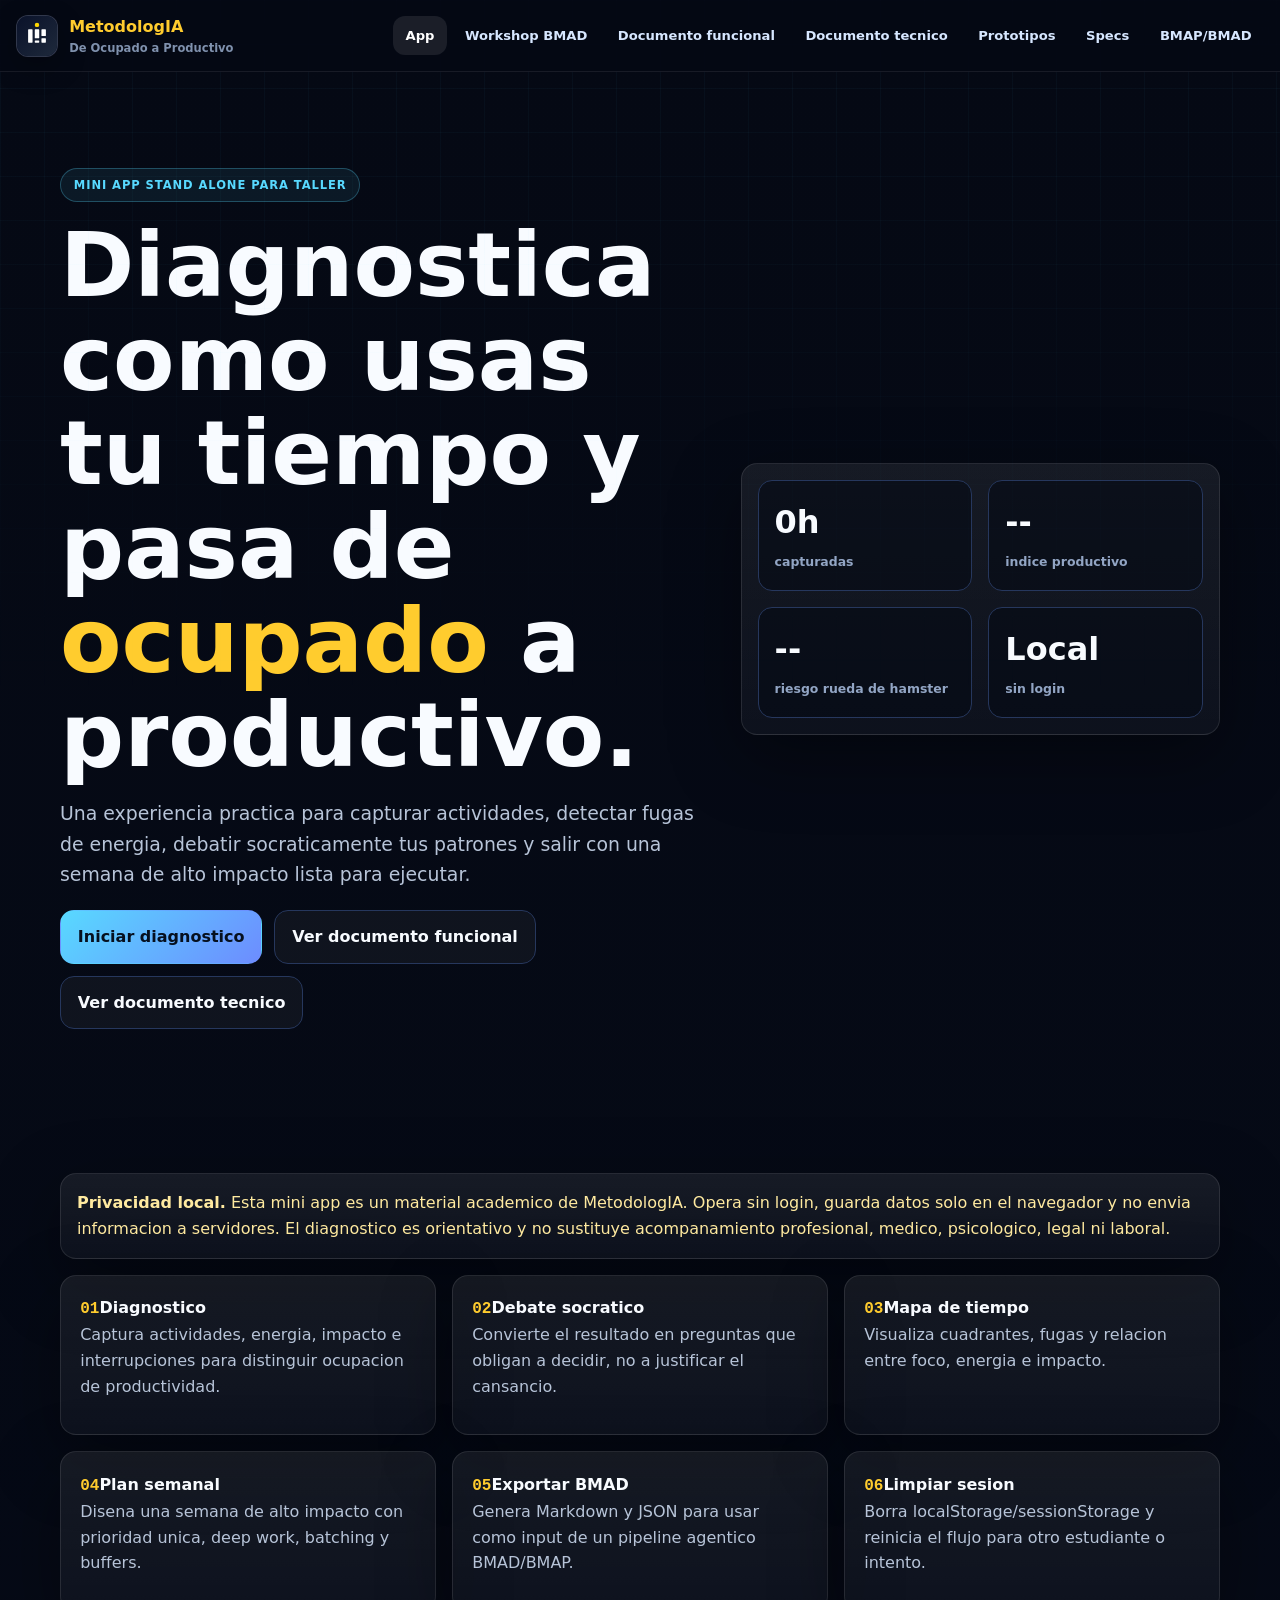
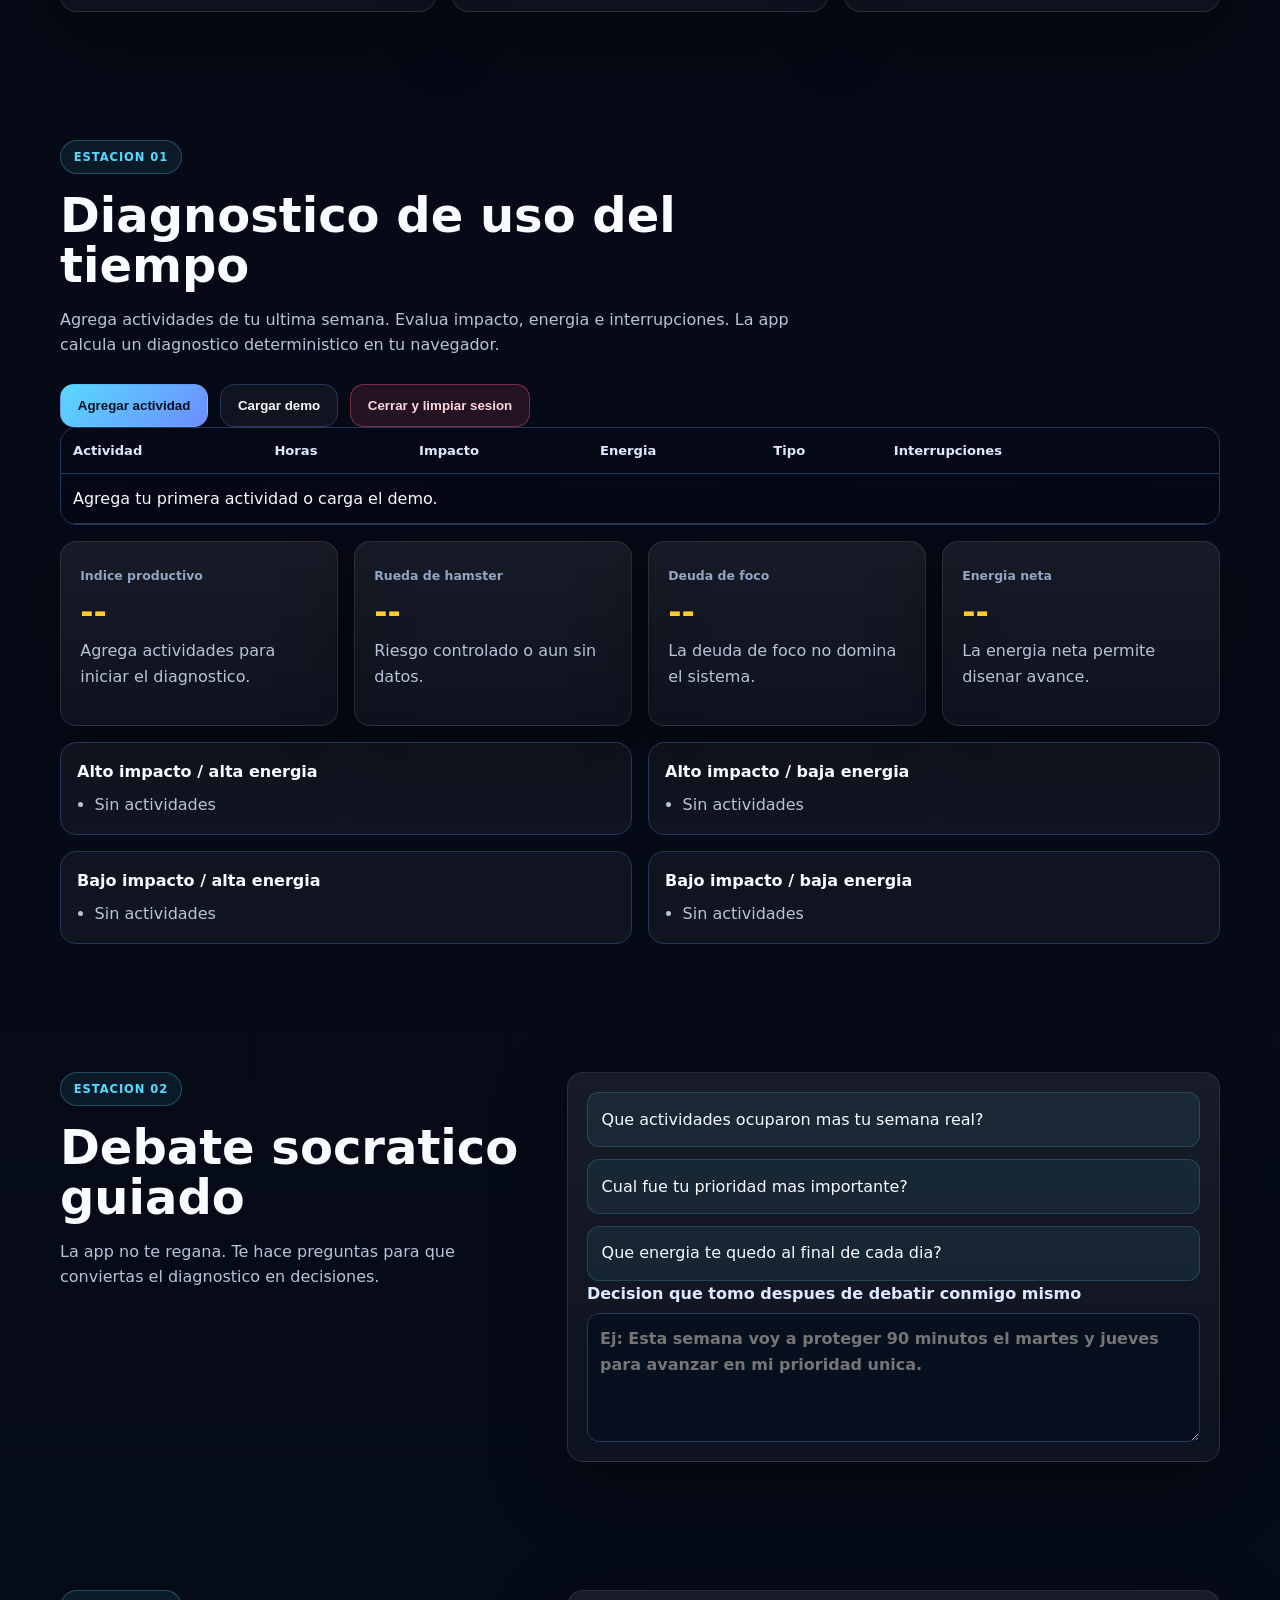
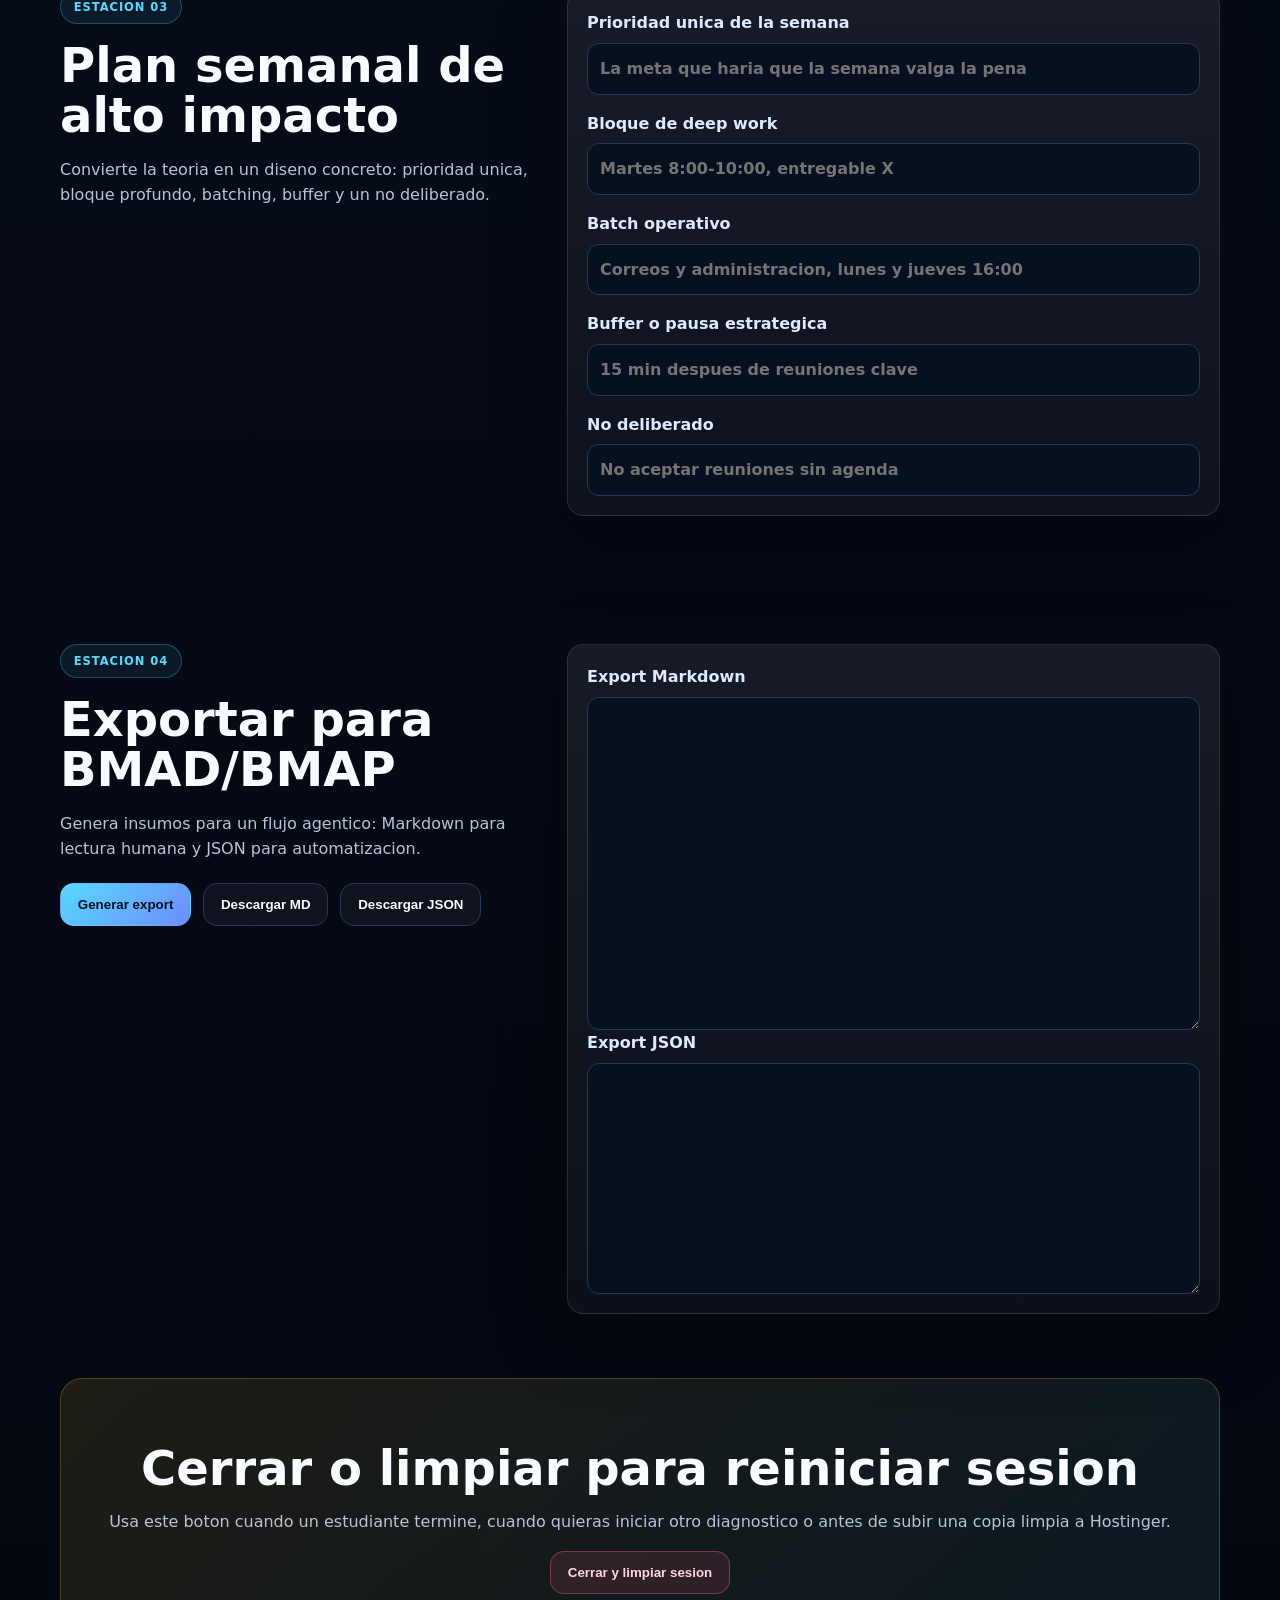
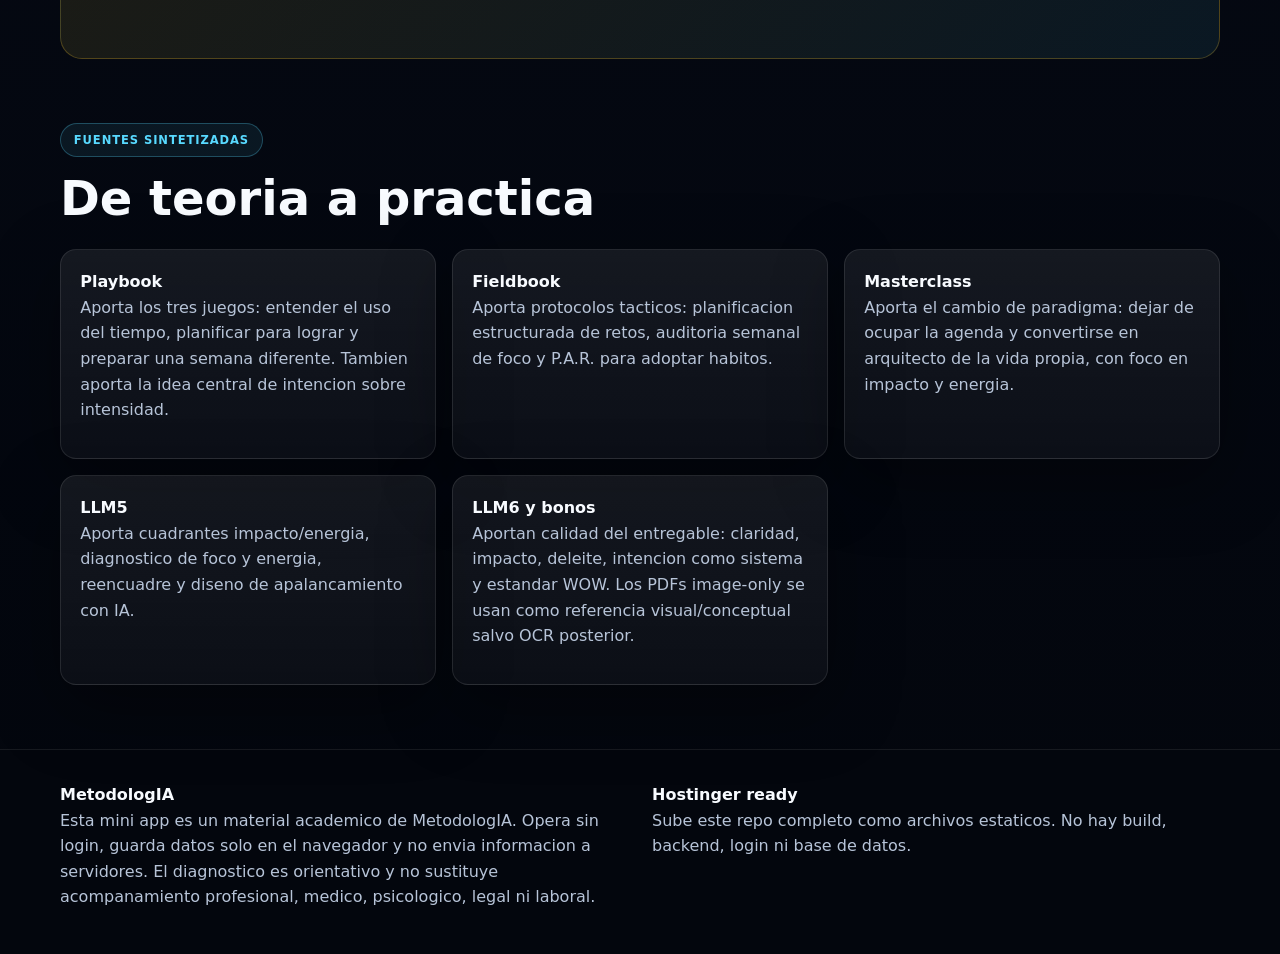
<file: index.html>
<!doctype html>
<html lang="es">
<head>
  <meta charset="utf-8">
  <meta name="viewport" content="width=device-width, initial-scale=1">
  <title>De Ocupado a Productivo | MetodologIA</title>
  <meta name="description" content="Esta mini app es un material academico de MetodologIA. Opera sin login, guarda datos solo en el navegador y no envia informacion a servidores. El diagnostico es orientativo y no sustituye acompanamiento profesional, medico, psicologico, legal ni laboral.">
  <link rel="icon" href="assets/favicon.svg" type="image/svg+xml">
  <link rel="stylesheet" href="assets/styles.css">
</head>
<body>
  <header class="topbar">
    <a class="brand" href="index.html" aria-label="Ir a la app MetodologIA">
      <img class="brand-logo" src="assets/logo-metodologia.svg" alt="MetodologIA">
      <span><strong>Metodolog<span>IA</span></strong><small>De Ocupado a Productivo</small></span>
    </a>
    <nav class="nav"><a class="active" href="index.html">App</a><a class="" href="workshop-bmad.html">Workshop BMAD</a><a class="" href="documento-funcional.html">Documento funcional</a><a class="" href="documento-tecnico.html">Documento tecnico</a><a class="" href="prototipos/index.html">Prototipos</a><a class="" href="specs/00-product-vision.md">Specs</a><a class="" href="bmap/prd.md">BMAP/BMAD</a></nav>
  </header>
  <main>
    <section class="hero tool-hero">
      <div class="wrap hero-grid">
        <div>
          <span class="eyebrow">Mini app stand alone para taller</span>
          <h1>Diagnostica como usas tu tiempo y pasa de <span>ocupado</span> a productivo.</h1>
          <p class="lead">Una experiencia practica para capturar actividades, detectar fugas de energia, debatir socraticamente tus patrones y salir con una semana de alto impacto lista para ejecutar.</p>
          <div class="hero-actions"><a class="btn primary" href="#diagnostico">Iniciar diagnostico</a><a class="btn ghost" href="documento-funcional.html">Ver documento funcional</a><a class="btn ghost" href="documento-tecnico.html">Ver documento tecnico</a></div>
        </div>
        <div class="hero-panel">
          <div class="metric"><strong data-total-hours>0h</strong><span>capturadas</span></div>
          <div class="metric"><strong data-score>--</strong><span>indice productivo</span></div>
          <div class="metric"><strong data-risk>--</strong><span>riesgo rueda de hamster</span></div>
          <div class="metric"><strong data-storage-state>Local</strong><span>sin login</span></div>
        </div>
      </div>
    </section>
    <section class="wrap section">
      <aside class="notice"><strong>Privacidad local.</strong> Esta mini app es un material academico de MetodologIA. Opera sin login, guarda datos solo en el navegador y no envia informacion a servidores. El diagnostico es orientativo y no sustituye acompanamiento profesional, medico, psicologico, legal ni laboral.</aside>
      <div class="station-grid"><a class="station-card" href="#diagnostico"><span>01</span><strong>Diagnostico</strong><p>Captura actividades, energia, impacto e interrupciones para distinguir ocupacion de productividad.</p></a><a class="station-card" href="#socratico"><span>02</span><strong>Debate socratico</strong><p>Convierte el resultado en preguntas que obligan a decidir, no a justificar el cansancio.</p></a><a class="station-card" href="#mapa"><span>03</span><strong>Mapa de tiempo</strong><p>Visualiza cuadrantes, fugas y relacion entre foco, energia e impacto.</p></a><a class="station-card" href="#plan"><span>04</span><strong>Plan semanal</strong><p>Disena una semana de alto impacto con prioridad unica, deep work, batching y buffers.</p></a><a class="station-card" href="#exportar"><span>05</span><strong>Exportar BMAD</strong><p>Genera Markdown y JSON para usar como input de un pipeline agentico BMAD/BMAP.</p></a><a class="station-card" href="#limpiar"><span>06</span><strong>Limpiar sesion</strong><p>Borra localStorage/sessionStorage y reinicia el flujo para otro estudiante o intento.</p></a></div>
    </section>
    <section id="diagnostico" class="wrap section app-shell" data-app-root>
      <div class="section-head">
        <span class="eyebrow">Estacion 01</span>
        <h2>Diagnostico de uso del tiempo</h2>
        <p>Agrega actividades de tu ultima semana. Evalua impacto, energia e interrupciones. La app calcula un diagnostico deterministico en tu navegador.</p>
      </div>
      <div class="toolbar">
        <button class="btn primary" type="button" data-add-activity>Agregar actividad</button>
        <button class="btn ghost" type="button" data-load-demo>Cargar demo</button>
        <button class="btn danger" type="button" data-clear-session>Cerrar y limpiar sesion</button>
      </div>
      <div class="activity-table-wrap">
        <table class="activity-table">
          <thead><tr><th>Actividad</th><th>Horas</th><th>Impacto</th><th>Energia</th><th>Tipo</th><th>Interrupciones</th><th></th></tr></thead>
          <tbody data-activities></tbody>
        </table>
      </div>
      <div class="results-grid" id="mapa">
        <article class="result-card"><span>Indice productivo</span><strong data-result-productive>--</strong><p data-result-productive-copy>Agrega actividades para calcular.</p></article>
        <article class="result-card"><span>Rueda de hamster</span><strong data-result-hamster>--</strong><p data-result-hamster-copy>Detecta bajo impacto con baja energia.</p></article>
        <article class="result-card"><span>Deuda de foco</span><strong data-result-focus>--</strong><p data-result-focus-copy>Interrupciones y cambio de contexto.</p></article>
        <article class="result-card"><span>Energia neta</span><strong data-result-energy>--</strong><p data-result-energy-copy>Balance emocional/cognitivo semanal.</p></article>
      </div>
      <div class="quadrants" data-quadrants></div>
    </section>
    <section id="socratico" class="wrap section two-col">
      <div>
        <span class="eyebrow">Estacion 02</span>
        <h2>Debate socratico guiado</h2>
        <p>La app no te regana. Te hace preguntas para que conviertas el diagnostico en decisiones.</p>
      </div>
      <div class="panel">
        <div data-socratic-questions class="question-list"></div>
        <label>Decision que tomo despues de debatir conmigo mismo
          <textarea data-decision rows="4" placeholder="Ej: Esta semana voy a proteger 90 minutos el martes y jueves para avanzar en mi prioridad unica."></textarea>
        </label>
      </div>
    </section>
    <section id="plan" class="wrap section two-col">
      <div>
        <span class="eyebrow">Estacion 03</span>
        <h2>Plan semanal de alto impacto</h2>
        <p>Convierte la teoria en un diseno concreto: prioridad unica, bloque profundo, batching, buffer y un no deliberado.</p>
      </div>
      <div class="panel plan-form">
        <label>Prioridad unica de la semana<input data-plan-priority placeholder="La meta que haria que la semana valga la pena"></label>
        <label>Bloque de deep work<input data-plan-deep placeholder="Martes 8:00-10:00, entregable X"></label>
        <label>Batch operativo<input data-plan-batch placeholder="Correos y administracion, lunes y jueves 16:00"></label>
        <label>Buffer o pausa estrategica<input data-plan-buffer placeholder="15 min despues de reuniones clave"></label>
        <label>No deliberado<input data-plan-no placeholder="No aceptar reuniones sin agenda"></label>
      </div>
    </section>
    <section id="exportar" class="wrap section two-col">
      <div>
        <span class="eyebrow">Estacion 04</span>
        <h2>Exportar para BMAD/BMAP</h2>
        <p>Genera insumos para un flujo agentico: Markdown para lectura humana y JSON para automatizacion.</p>
        <div class="toolbar"><button class="btn primary" type="button" data-generate-export>Generar export</button><button class="btn ghost" type="button" data-download-md>Descargar MD</button><button class="btn ghost" type="button" data-download-json>Descargar JSON</button></div>
      </div>
      <div class="panel">
        <label>Export Markdown<textarea data-export-md rows="12" readonly></textarea></label>
        <label>Export JSON<textarea data-export-json rows="8" readonly></textarea></label>
      </div>
    </section>
    <section id="limpiar" class="wrap section closing-panel">
      <h2>Cerrar o limpiar para reiniciar sesion</h2>
      <p>Usa este boton cuando un estudiante termine, cuando quieras iniciar otro diagnostico o antes de subir una copia limpia a Hostinger.</p>
      <button class="btn danger" type="button" data-clear-session>Cerrar y limpiar sesion</button>
    </section>
    <section class="wrap section">
      <div class="section-head"><span class="eyebrow">Fuentes sintetizadas</span><h2>De teoria a practica</h2></div>
      <div class="source-grid"><div class="mini-card"><strong>Playbook</strong><p>Aporta los tres juegos: entender el uso del tiempo, planificar para lograr y preparar una semana diferente. Tambien aporta la idea central de intencion sobre intensidad.</p></div><div class="mini-card"><strong>Fieldbook</strong><p>Aporta protocolos tacticos: planificacion estructurada de retos, auditoria semanal de foco y P.A.R. para adoptar habitos.</p></div><div class="mini-card"><strong>Masterclass</strong><p>Aporta el cambio de paradigma: dejar de ocupar la agenda y convertirse en arquitecto de la vida propia, con foco en impacto y energia.</p></div><div class="mini-card"><strong>LLM5</strong><p>Aporta cuadrantes impacto/energia, diagnostico de foco y energia, reencuadre y diseno de apalancamiento con IA.</p></div><div class="mini-card"><strong>LLM6 y bonos</strong><p>Aportan calidad del entregable: claridad, impacto, deleite, intencion como sistema y estandar WOW. Los PDFs image-only se usan como referencia visual/conceptual salvo OCR posterior.</p></div></div>
    </section>
  </main>
  <footer class="footer">
    <div class="wrap footer-grid">
      <div><strong>MetodologIA</strong><p>Esta mini app es un material academico de MetodologIA. Opera sin login, guarda datos solo en el navegador y no envia informacion a servidores. El diagnostico es orientativo y no sustituye acompanamiento profesional, medico, psicologico, legal ni laboral.</p></div>
      <div><strong>Hostinger ready</strong><p>Sube este repo completo como archivos estaticos. No hay build, backend, login ni base de datos.</p></div>
    </div>
  </footer>
  <script src="assets/storage.js"></script>
  <script src="assets/diagnostic-engine.js"></script>
  <script src="assets/exporters.js"></script>
  <script src="assets/app.js"></script>
</body>
</html>
</file>
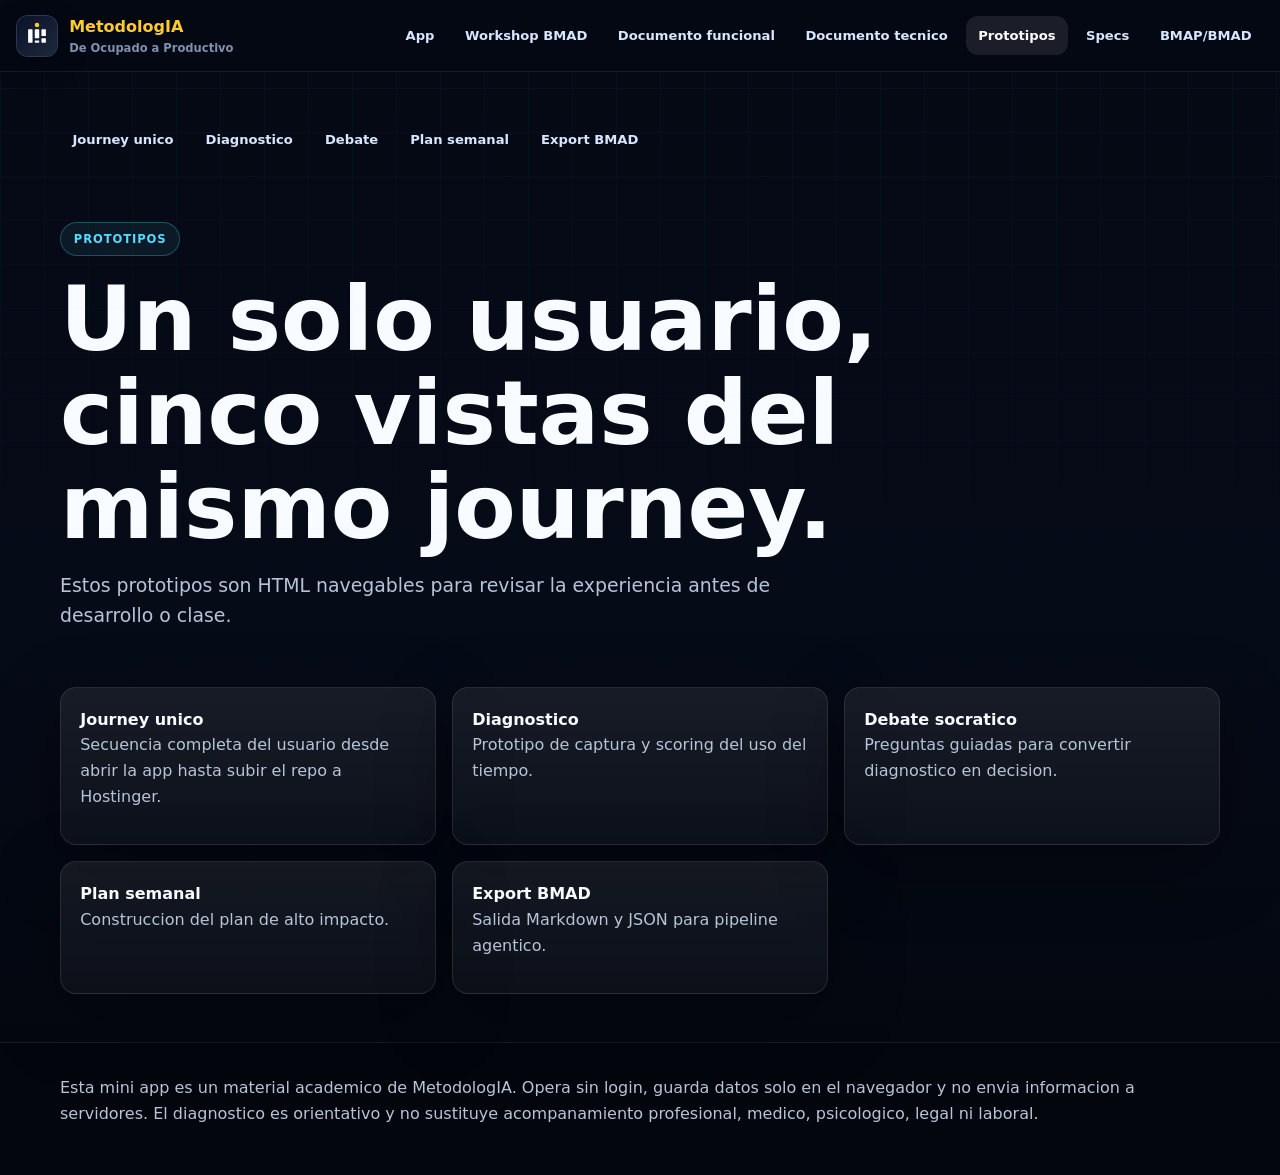
<file: prototipos/index.html>
<!doctype html>
<html lang="es">
<head>
  <meta charset="utf-8">
  <meta name="viewport" content="width=device-width, initial-scale=1">
  <title>Indice de prototipos | Prototipos | MetodologIA</title>
  <link rel="icon" href="../assets/favicon.svg" type="image/svg+xml">
  <link rel="stylesheet" href="../assets/styles.css">
</head>
<body>
  <header class="topbar">
    <a class="brand" href="../index.html" aria-label="Ir a la app MetodologIA">
      <img class="brand-logo" src="../assets/logo-metodologia.svg" alt="MetodologIA">
      <span><strong>Metodolog<span>IA</span></strong><small>De Ocupado a Productivo</small></span>
    </a>
    <nav class="nav"><a class="" href="../index.html">App</a><a class="" href="../workshop-bmad.html">Workshop BMAD</a><a class="" href="../documento-funcional.html">Documento funcional</a><a class="" href="../documento-tecnico.html">Documento tecnico</a><a class="active" href="../prototipos/index.html">Prototipos</a><a class="" href="../specs/00-product-vision.md">Specs</a><a class="" href="../bmap/prd.md">BMAP/BMAD</a></nav>
  </header>
  <main class="wrap doc">
    <div class="prototype-nav"><a class="" href="01-journey-usuario.html">Journey unico</a><a class="" href="02-diagnostico.html">Diagnostico</a><a class="" href="03-debate-socratico.html">Debate</a><a class="" href="04-plan-semanal.html">Plan semanal</a><a class="" href="05-export-bmad.html">Export BMAD</a></div>
    <section class="doc-hero"><span class="eyebrow">Prototipos</span><h1>Un solo usuario, cinco vistas del mismo journey.</h1><p class="lead">Estos prototipos son HTML navegables para revisar la experiencia antes de desarrollo o clase.</p></section><div class="station-grid"><a class="station-card" href="01-journey-usuario.html"><strong>Journey unico</strong><p>Secuencia completa del usuario desde abrir la app hasta subir el repo a Hostinger.</p></a><a class="station-card" href="02-diagnostico.html"><strong>Diagnostico</strong><p>Prototipo de captura y scoring del uso del tiempo.</p></a><a class="station-card" href="03-debate-socratico.html"><strong>Debate socratico</strong><p>Preguntas guiadas para convertir diagnostico en decision.</p></a><a class="station-card" href="04-plan-semanal.html"><strong>Plan semanal</strong><p>Construccion del plan de alto impacto.</p></a><a class="station-card" href="05-export-bmad.html"><strong>Export BMAD</strong><p>Salida Markdown y JSON para pipeline agentico.</p></a></div>
  </main>
  <footer class="footer"><div class="wrap"><p>Esta mini app es un material academico de MetodologIA. Opera sin login, guarda datos solo en el navegador y no envia informacion a servidores. El diagnostico es orientativo y no sustituye acompanamiento profesional, medico, psicologico, legal ni laboral.</p></div></footer>
  <script src="../assets/storage.js"></script>
  <script src="../assets/diagnostic-engine.js"></script>
  <script src="../assets/exporters.js"></script>
  <script src="../assets/app.js"></script>
</body>
</html>
</file>
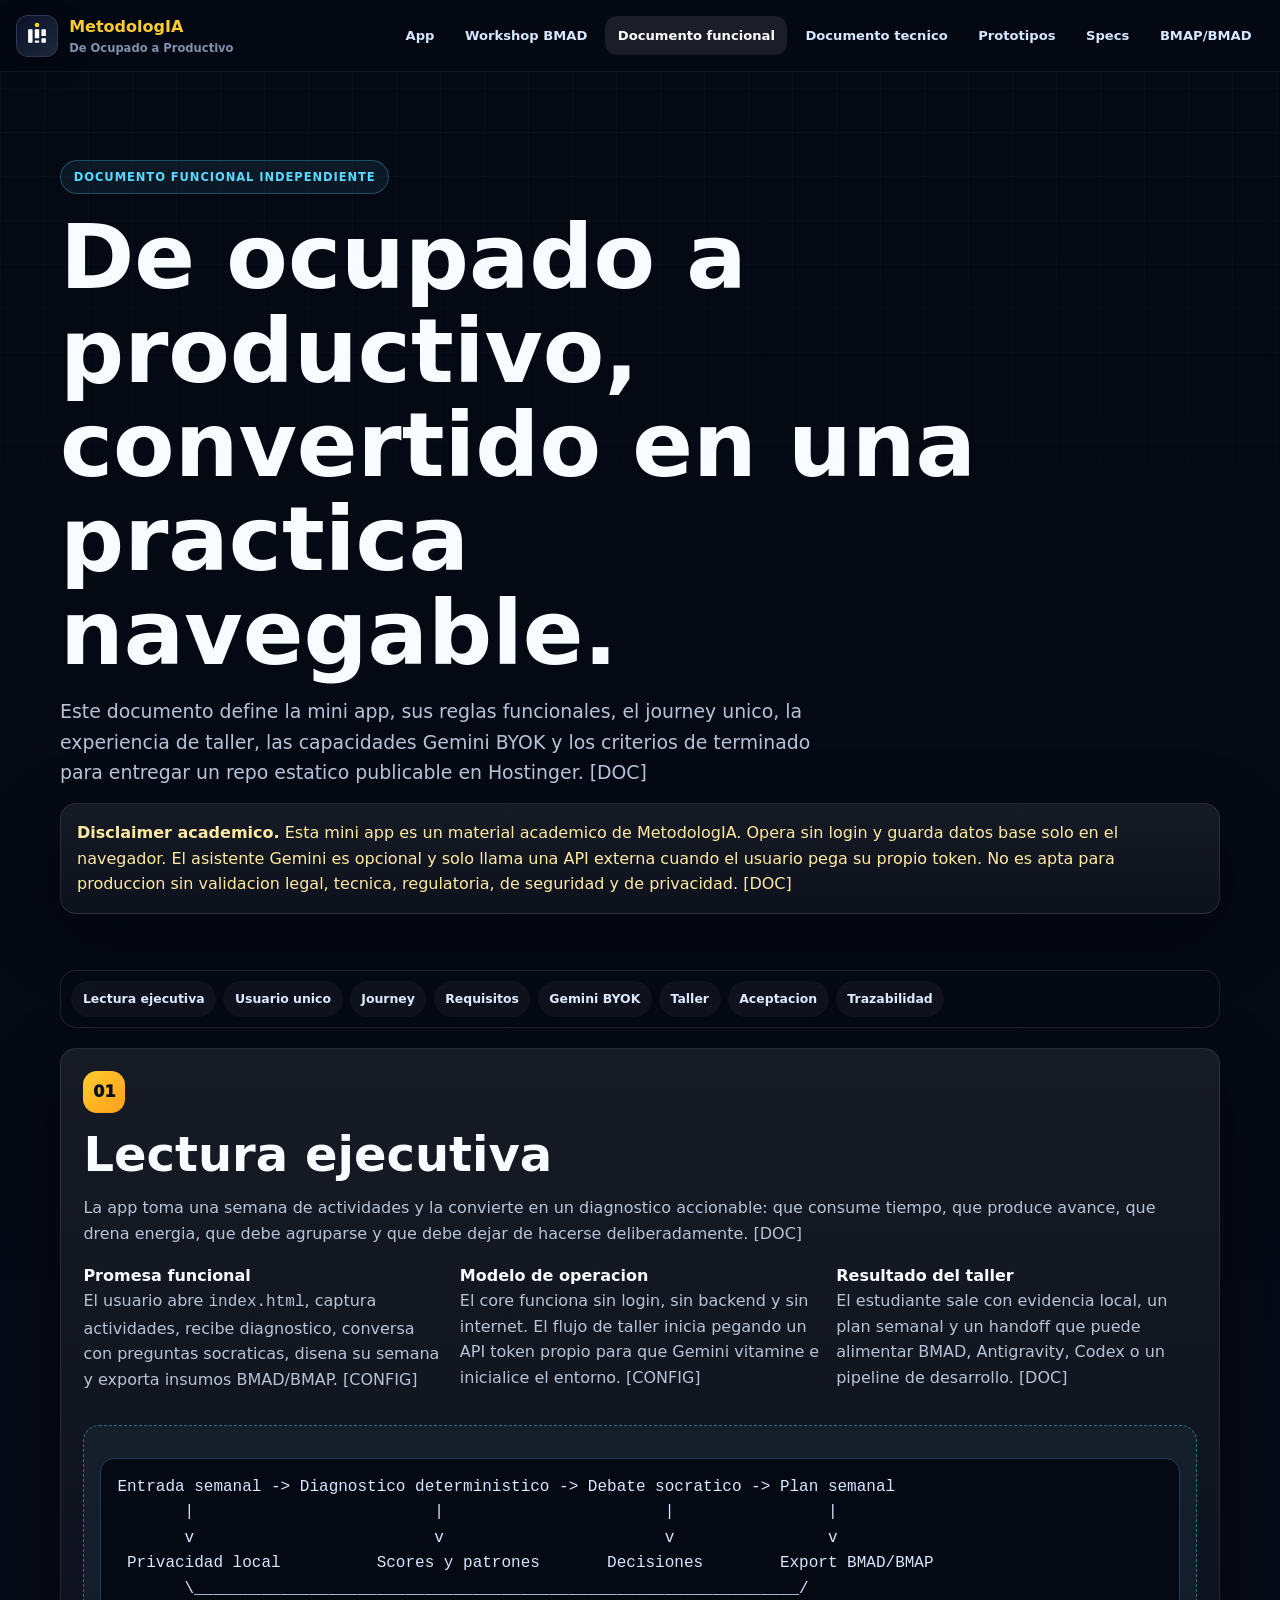
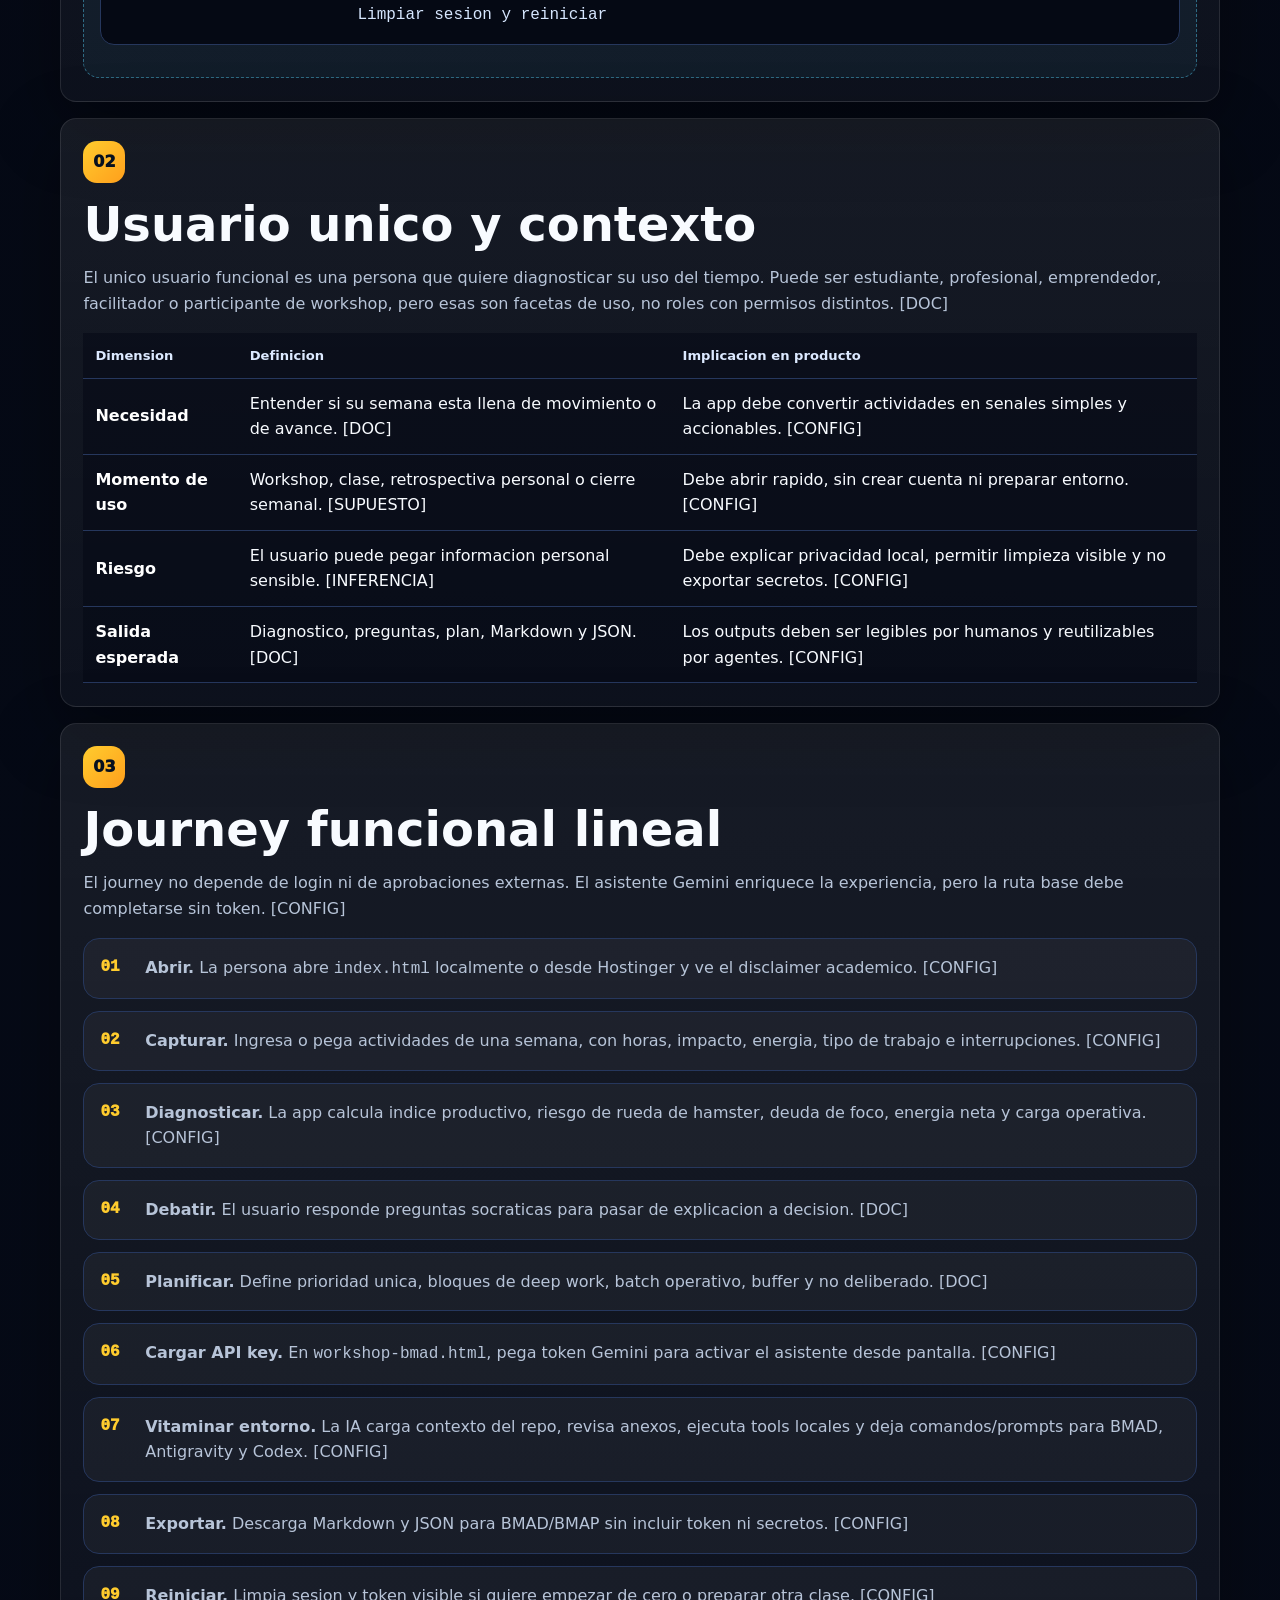
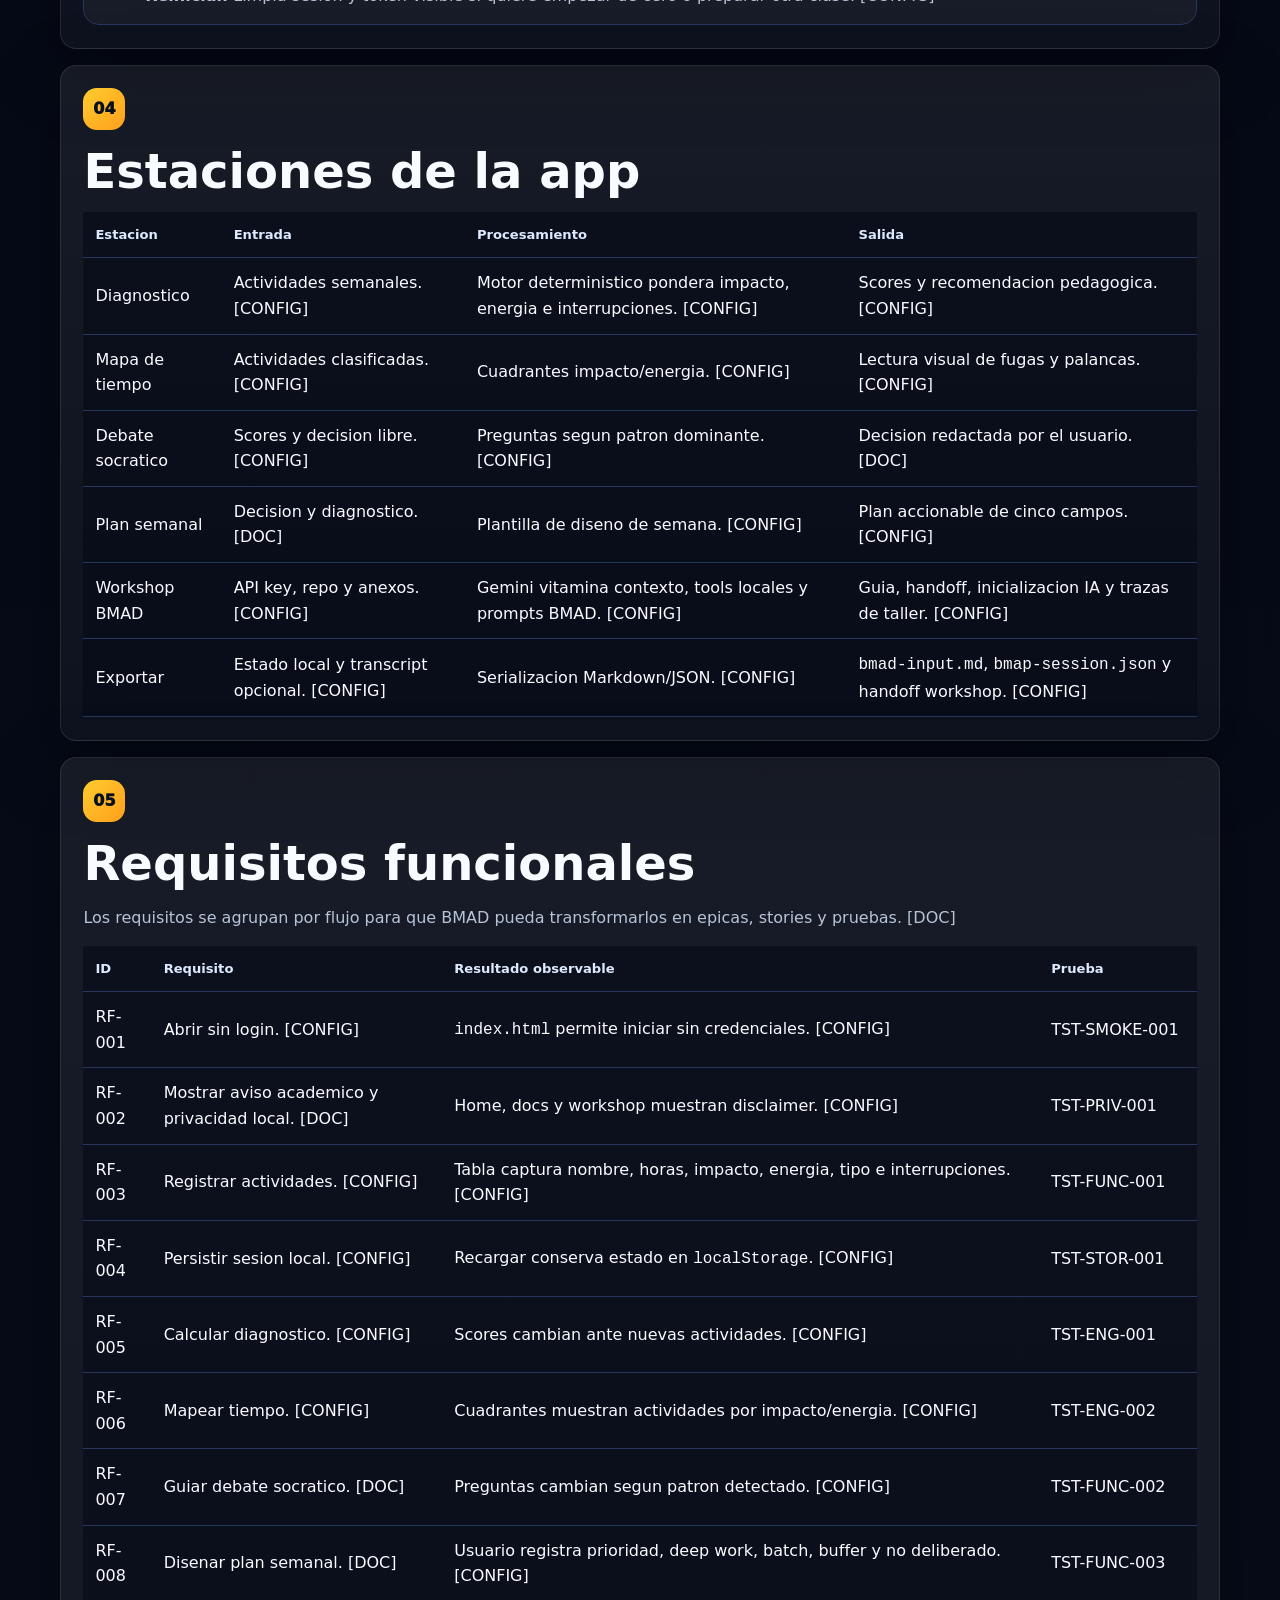
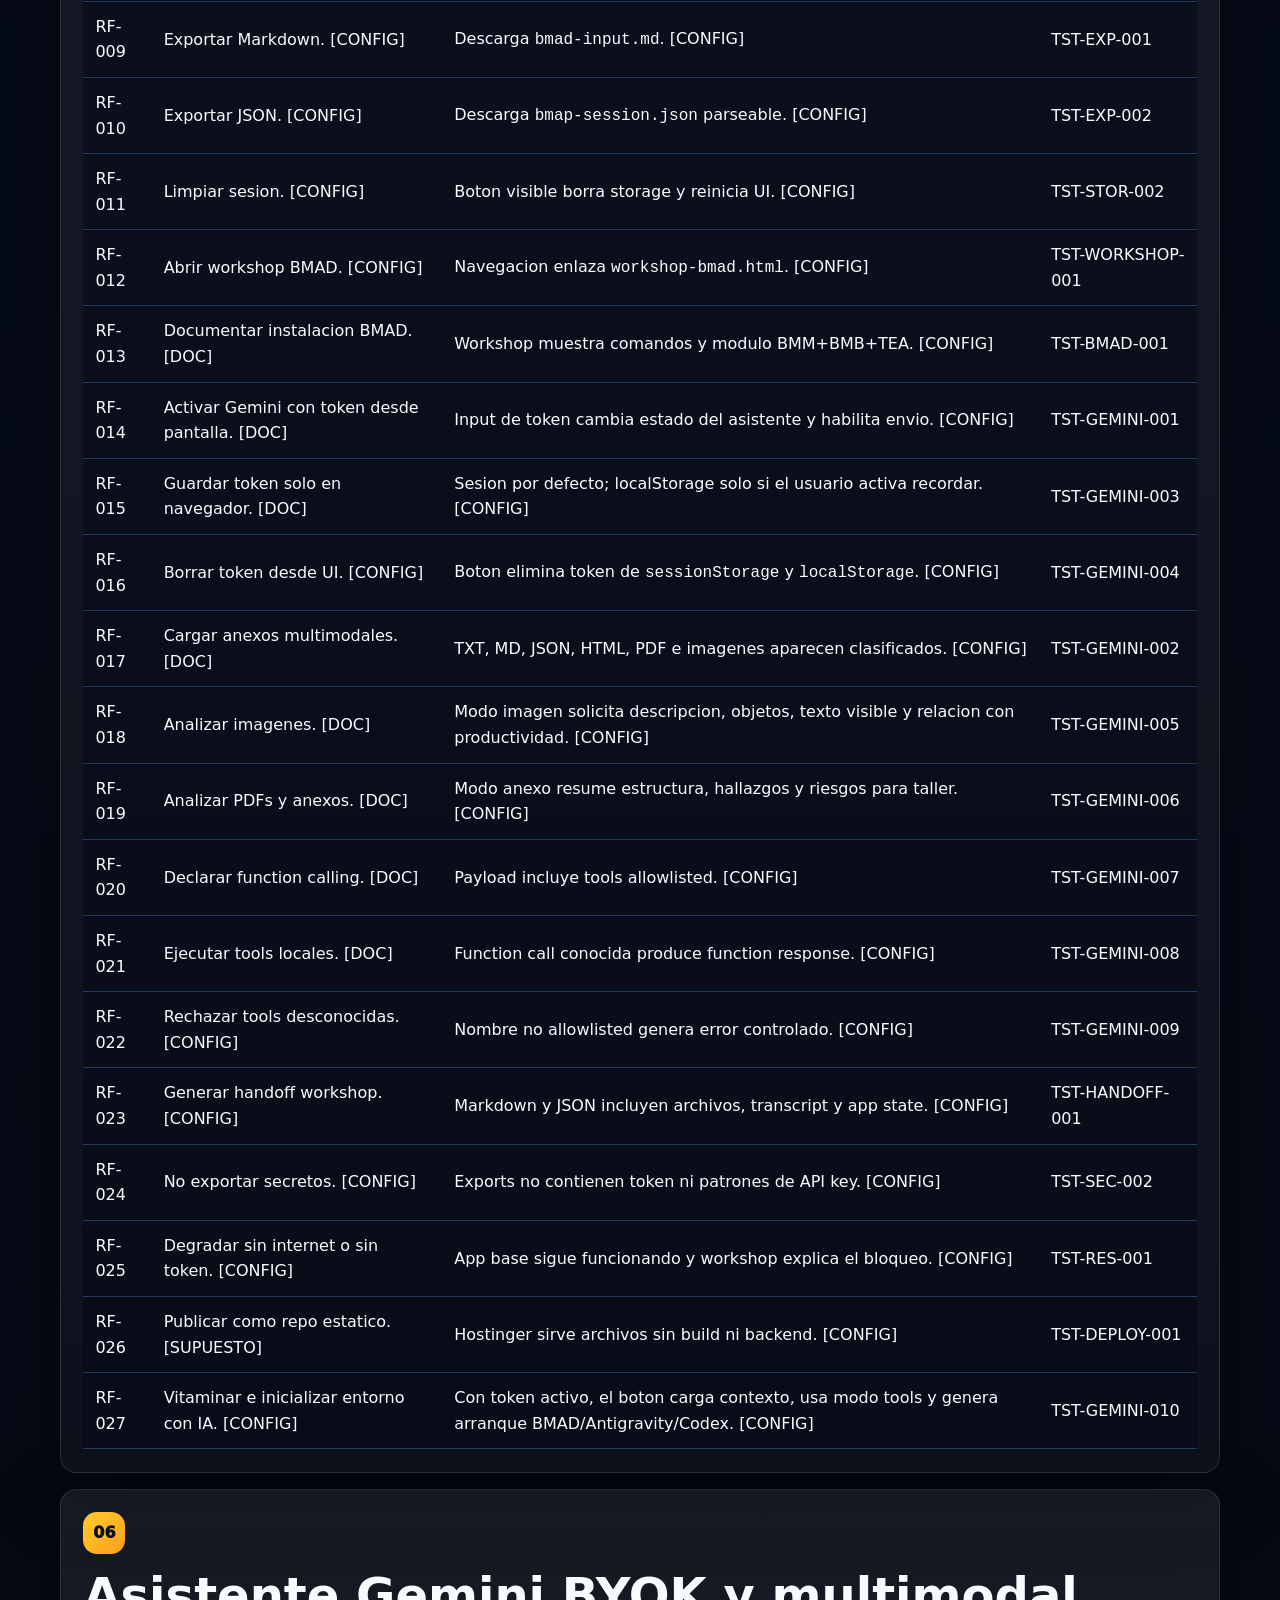
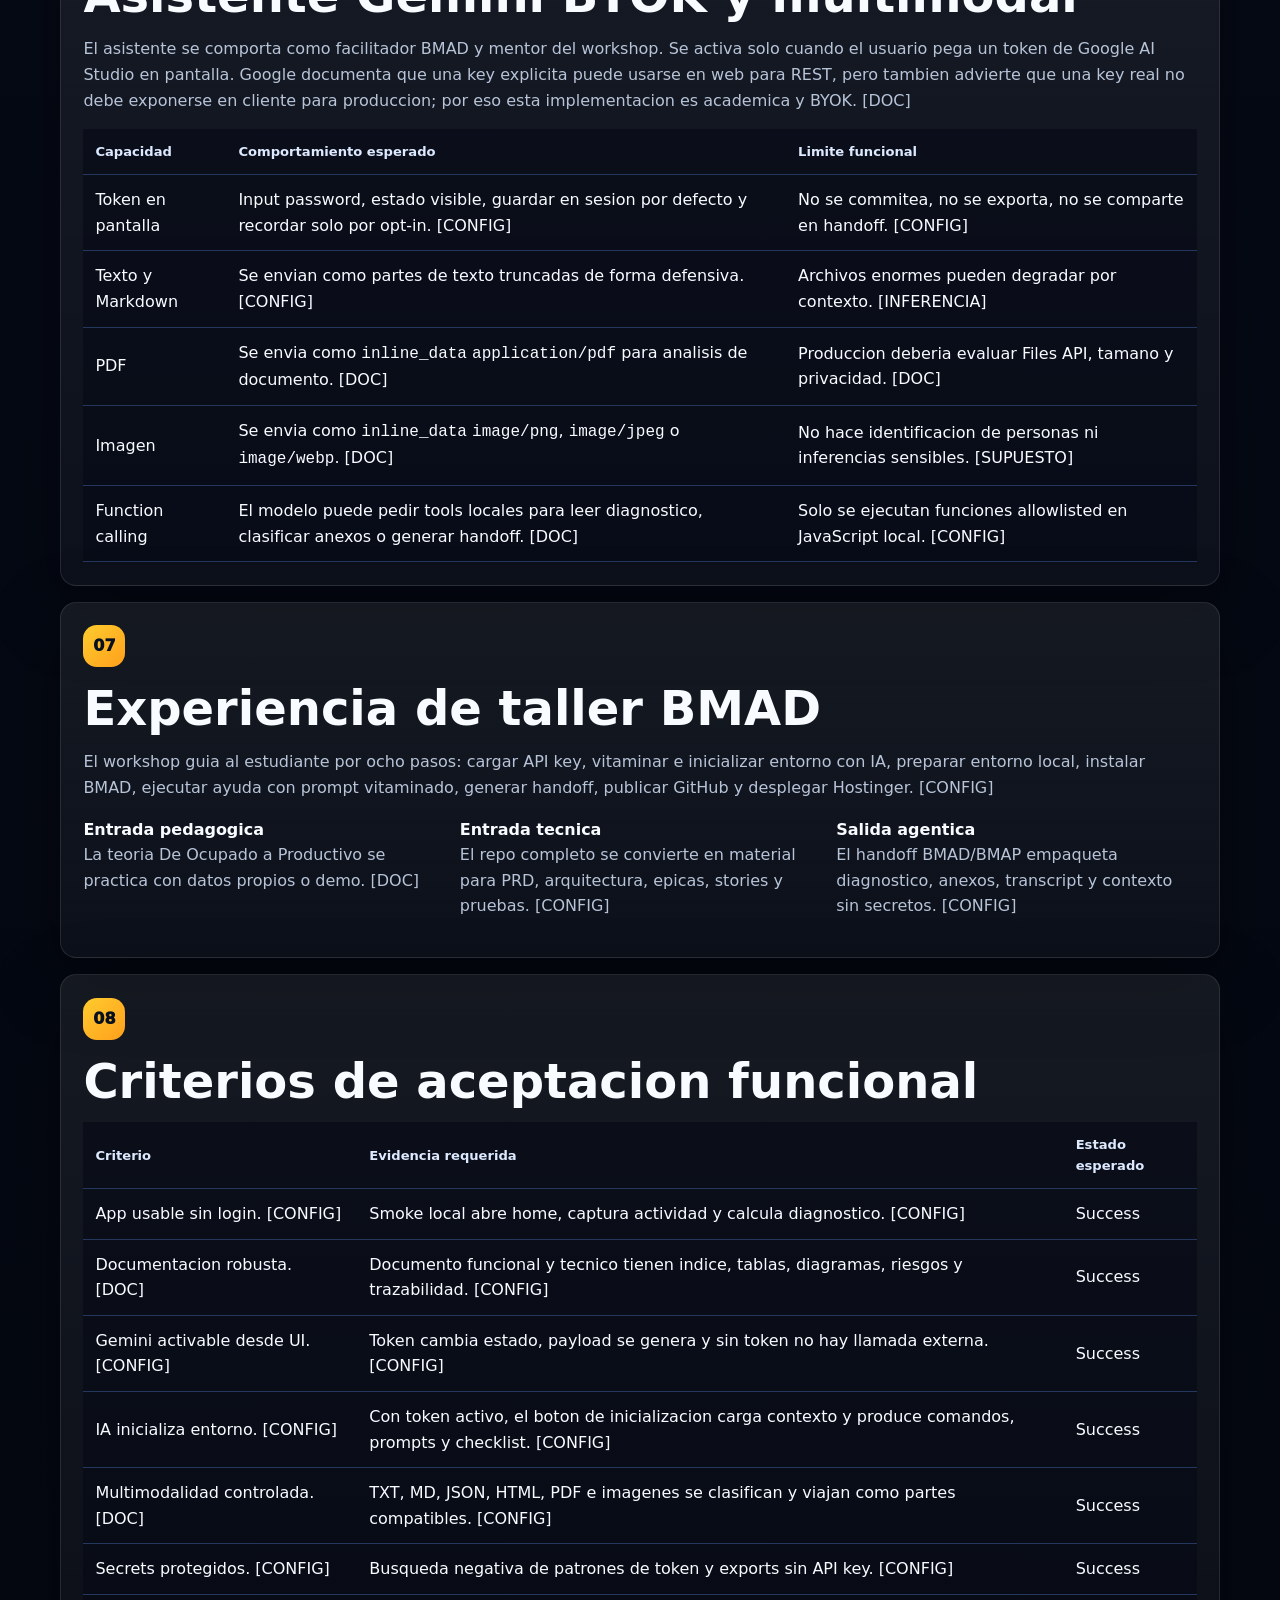
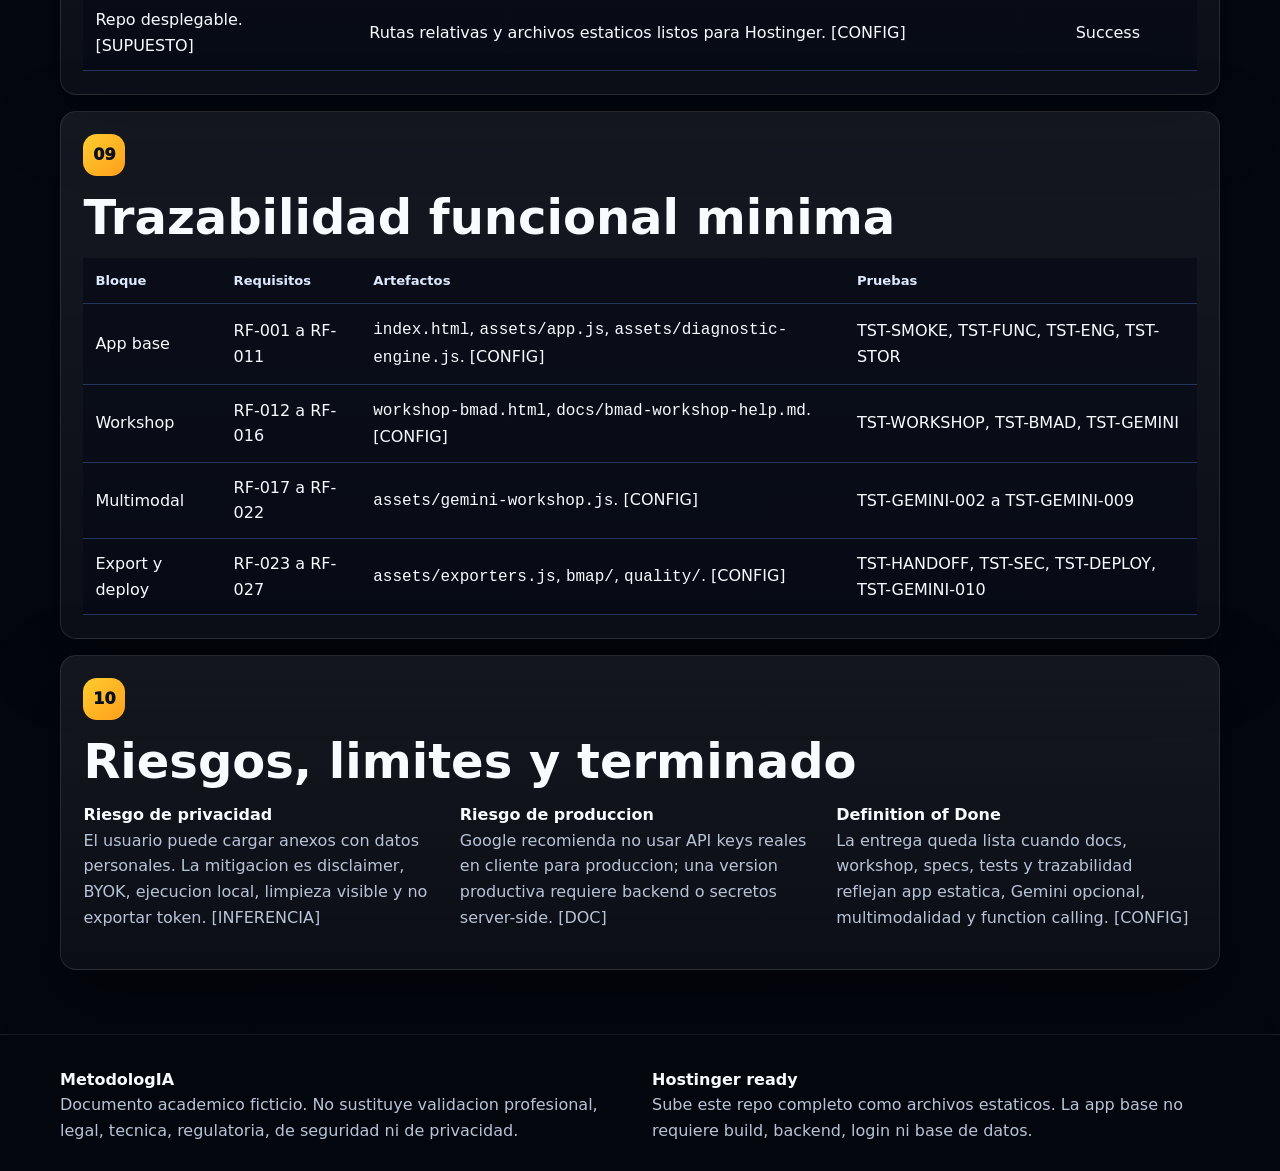
<file: documento-funcional.html>
<!doctype html>
<html lang="es">
<head>
  <meta charset="utf-8">
  <meta name="viewport" content="width=device-width, initial-scale=1">
  <title>Documento funcional | MetodologIA</title>
  <meta name="description" content="Documento funcional academico de MetodologIA para la mini app De Ocupado a Productivo. Caso ficticio, sin login, con privacidad local y asistente Gemini BYOK opcional.">
  <link rel="icon" href="assets/favicon.svg" type="image/svg+xml">
  <link rel="stylesheet" href="assets/styles.css">
</head>
<body>
  <header class="topbar">
    <a class="brand" href="index.html" aria-label="Ir a la app MetodologIA">
      <img class="brand-logo" src="assets/logo-metodologia.svg" alt="MetodologIA">
      <span><strong>Metodolog<span>IA</span></strong><small>De Ocupado a Productivo</small></span>
    </a>
    <nav class="nav"><a class="" href="index.html">App</a><a class="" href="workshop-bmad.html">Workshop BMAD</a><a class="active" href="documento-funcional.html">Documento funcional</a><a class="" href="documento-tecnico.html">Documento tecnico</a><a class="" href="prototipos/index.html">Prototipos</a><a class="" href="specs/00-product-vision.md">Specs</a><a class="" href="bmap/prd.md">BMAP/BMAD</a></nav>
  </header>

  <main class="wrap doc">
    <header class="doc-hero">
      <span class="eyebrow">Documento funcional independiente</span>
      <h1>De ocupado a productivo, convertido en una practica navegable.</h1>
      <p class="lead">Este documento define la mini app, sus reglas funcionales, el journey unico, la experiencia de taller, las capacidades Gemini BYOK y los criterios de terminado para entregar un repo estatico publicable en Hostinger. [DOC]</p>
      <aside class="notice"><strong>Disclaimer academico.</strong> Esta mini app es un material academico de MetodologIA. Opera sin login y guarda datos base solo en el navegador. El asistente Gemini es opcional y solo llama una API externa cuando el usuario pega su propio token. No es apta para produccion sin validacion legal, tecnica, regulatoria, de seguridad y de privacidad. [DOC]</aside>
    </header>

    <nav class="doc-index" aria-label="Indice del documento funcional">
      <a href="#lectura">Lectura ejecutiva</a>
      <a href="#usuario">Usuario unico</a>
      <a href="#journey">Journey</a>
      <a href="#requisitos">Requisitos</a>
      <a href="#gemini">Gemini BYOK</a>
      <a href="#taller">Taller</a>
      <a href="#criterios">Aceptacion</a>
      <a href="#trazabilidad">Trazabilidad</a>
    </nav>

    <section id="lectura" class="doc-section">
      <span class="section-kicker">01</span>
      <h2>Lectura ejecutiva</h2>
      <p>La app toma una semana de actividades y la convierte en un diagnostico accionable: que consume tiempo, que produce avance, que drena energia, que debe agruparse y que debe dejar de hacerse deliberadamente. [DOC]</p>
      <div class="spec-grid">
        <div><strong>Promesa funcional</strong><p>El usuario abre <code>index.html</code>, captura actividades, recibe diagnostico, conversa con preguntas socraticas, disena su semana y exporta insumos BMAD/BMAP. [CONFIG]</p></div>
        <div><strong>Modelo de operacion</strong><p>El core funciona sin login, sin backend y sin internet. El flujo de taller inicia pegando un API token propio para que Gemini vitamine e inicialice el entorno. [CONFIG]</p></div>
        <div><strong>Resultado del taller</strong><p>El estudiante sale con evidencia local, un plan semanal y un handoff que puede alimentar BMAD, Antigravity, Codex o un pipeline de desarrollo. [DOC]</p></div>
      </div>
      <div class="diagram-box" role="img" aria-label="Flujo funcional principal">
        <pre><code>Entrada semanal -> Diagnostico deterministico -> Debate socratico -> Plan semanal
       |                         |                       |                |
       v                         v                       v                v
 Privacidad local          Scores y patrones       Decisiones        Export BMAD/BMAP
       \_______________________________________________________________/
                         Limpiar sesion y reiniciar</code></pre>
      </div>
    </section>

    <section id="usuario" class="doc-section">
      <span class="section-kicker">02</span>
      <h2>Usuario unico y contexto</h2>
      <p>El unico usuario funcional es una persona que quiere diagnosticar su uso del tiempo. Puede ser estudiante, profesional, emprendedor, facilitador o participante de workshop, pero esas son facetas de uso, no roles con permisos distintos. [DOC]</p>
      <table class="activity-table decision-table">
        <thead><tr><th>Dimension</th><th>Definicion</th><th>Implicacion en producto</th></tr></thead>
        <tbody>
          <tr><td>Necesidad</td><td>Entender si su semana esta llena de movimiento o de avance. [DOC]</td><td>La app debe convertir actividades en senales simples y accionables. [CONFIG]</td></tr>
          <tr><td>Momento de uso</td><td>Workshop, clase, retrospectiva personal o cierre semanal. [SUPUESTO]</td><td>Debe abrir rapido, sin crear cuenta ni preparar entorno. [CONFIG]</td></tr>
          <tr><td>Riesgo</td><td>El usuario puede pegar informacion personal sensible. [INFERENCIA]</td><td>Debe explicar privacidad local, permitir limpieza visible y no exportar secretos. [CONFIG]</td></tr>
          <tr><td>Salida esperada</td><td>Diagnostico, preguntas, plan, Markdown y JSON. [DOC]</td><td>Los outputs deben ser legibles por humanos y reutilizables por agentes. [CONFIG]</td></tr>
        </tbody>
      </table>
    </section>

    <section id="journey" class="doc-section">
      <span class="section-kicker">03</span>
      <h2>Journey funcional lineal</h2>
      <p>El journey no depende de login ni de aprobaciones externas. El asistente Gemini enriquece la experiencia, pero la ruta base debe completarse sin token. [CONFIG]</p>
      <ol class="journey-list">
        <li><strong>Abrir.</strong> La persona abre <code>index.html</code> localmente o desde Hostinger y ve el disclaimer academico. [CONFIG]</li>
        <li><strong>Capturar.</strong> Ingresa o pega actividades de una semana, con horas, impacto, energia, tipo de trabajo e interrupciones. [CONFIG]</li>
        <li><strong>Diagnosticar.</strong> La app calcula indice productivo, riesgo de rueda de hamster, deuda de foco, energia neta y carga operativa. [CONFIG]</li>
        <li><strong>Debatir.</strong> El usuario responde preguntas socraticas para pasar de explicacion a decision. [DOC]</li>
        <li><strong>Planificar.</strong> Define prioridad unica, bloques de deep work, batch operativo, buffer y no deliberado. [DOC]</li>
        <li><strong>Cargar API key.</strong> En <code>workshop-bmad.html</code>, pega token Gemini para activar el asistente desde pantalla. [CONFIG]</li>
        <li><strong>Vitaminar entorno.</strong> La IA carga contexto del repo, revisa anexos, ejecuta tools locales y deja comandos/prompts para BMAD, Antigravity y Codex. [CONFIG]</li>
        <li><strong>Exportar.</strong> Descarga Markdown y JSON para BMAD/BMAP sin incluir token ni secretos. [CONFIG]</li>
        <li><strong>Reiniciar.</strong> Limpia sesion y token visible si quiere empezar de cero o preparar otra clase. [CONFIG]</li>
      </ol>
    </section>

    <section class="doc-section">
      <span class="section-kicker">04</span>
      <h2>Estaciones de la app</h2>
      <table class="activity-table">
        <thead><tr><th>Estacion</th><th>Entrada</th><th>Procesamiento</th><th>Salida</th></tr></thead>
        <tbody>
          <tr><td>Diagnostico</td><td>Actividades semanales. [CONFIG]</td><td>Motor deterministico pondera impacto, energia e interrupciones. [CONFIG]</td><td>Scores y recomendacion pedagogica. [CONFIG]</td></tr>
          <tr><td>Mapa de tiempo</td><td>Actividades clasificadas. [CONFIG]</td><td>Cuadrantes impacto/energia. [CONFIG]</td><td>Lectura visual de fugas y palancas. [CONFIG]</td></tr>
          <tr><td>Debate socratico</td><td>Scores y decision libre. [CONFIG]</td><td>Preguntas segun patron dominante. [CONFIG]</td><td>Decision redactada por el usuario. [DOC]</td></tr>
          <tr><td>Plan semanal</td><td>Decision y diagnostico. [DOC]</td><td>Plantilla de diseno de semana. [CONFIG]</td><td>Plan accionable de cinco campos. [CONFIG]</td></tr>
          <tr><td>Workshop BMAD</td><td>API key, repo y anexos. [CONFIG]</td><td>Gemini vitamina contexto, tools locales y prompts BMAD. [CONFIG]</td><td>Guia, handoff, inicializacion IA y trazas de taller. [CONFIG]</td></tr>
          <tr><td>Exportar</td><td>Estado local y transcript opcional. [CONFIG]</td><td>Serializacion Markdown/JSON. [CONFIG]</td><td><code>bmad-input.md</code>, <code>bmap-session.json</code> y handoff workshop. [CONFIG]</td></tr>
        </tbody>
      </table>
    </section>

    <section id="requisitos" class="doc-section">
      <span class="section-kicker">05</span>
      <h2>Requisitos funcionales</h2>
      <p>Los requisitos se agrupan por flujo para que BMAD pueda transformarlos en epicas, stories y pruebas. [DOC]</p>
      <table class="activity-table">
        <thead><tr><th>ID</th><th>Requisito</th><th>Resultado observable</th><th>Prueba</th></tr></thead>
        <tbody>
          <tr><td>RF-001</td><td>Abrir sin login. [CONFIG]</td><td><code>index.html</code> permite iniciar sin credenciales. [CONFIG]</td><td>TST-SMOKE-001</td></tr>
          <tr><td>RF-002</td><td>Mostrar aviso academico y privacidad local. [DOC]</td><td>Home, docs y workshop muestran disclaimer. [CONFIG]</td><td>TST-PRIV-001</td></tr>
          <tr><td>RF-003</td><td>Registrar actividades. [CONFIG]</td><td>Tabla captura nombre, horas, impacto, energia, tipo e interrupciones. [CONFIG]</td><td>TST-FUNC-001</td></tr>
          <tr><td>RF-004</td><td>Persistir sesion local. [CONFIG]</td><td>Recargar conserva estado en <code>localStorage</code>. [CONFIG]</td><td>TST-STOR-001</td></tr>
          <tr><td>RF-005</td><td>Calcular diagnostico. [CONFIG]</td><td>Scores cambian ante nuevas actividades. [CONFIG]</td><td>TST-ENG-001</td></tr>
          <tr><td>RF-006</td><td>Mapear tiempo. [CONFIG]</td><td>Cuadrantes muestran actividades por impacto/energia. [CONFIG]</td><td>TST-ENG-002</td></tr>
          <tr><td>RF-007</td><td>Guiar debate socratico. [DOC]</td><td>Preguntas cambian segun patron detectado. [CONFIG]</td><td>TST-FUNC-002</td></tr>
          <tr><td>RF-008</td><td>Disenar plan semanal. [DOC]</td><td>Usuario registra prioridad, deep work, batch, buffer y no deliberado. [CONFIG]</td><td>TST-FUNC-003</td></tr>
          <tr><td>RF-009</td><td>Exportar Markdown. [CONFIG]</td><td>Descarga <code>bmad-input.md</code>. [CONFIG]</td><td>TST-EXP-001</td></tr>
          <tr><td>RF-010</td><td>Exportar JSON. [CONFIG]</td><td>Descarga <code>bmap-session.json</code> parseable. [CONFIG]</td><td>TST-EXP-002</td></tr>
          <tr><td>RF-011</td><td>Limpiar sesion. [CONFIG]</td><td>Boton visible borra storage y reinicia UI. [CONFIG]</td><td>TST-STOR-002</td></tr>
          <tr><td>RF-012</td><td>Abrir workshop BMAD. [CONFIG]</td><td>Navegacion enlaza <code>workshop-bmad.html</code>. [CONFIG]</td><td>TST-WORKSHOP-001</td></tr>
          <tr><td>RF-013</td><td>Documentar instalacion BMAD. [DOC]</td><td>Workshop muestra comandos y modulo BMM+BMB+TEA. [CONFIG]</td><td>TST-BMAD-001</td></tr>
          <tr><td>RF-014</td><td>Activar Gemini con token desde pantalla. [DOC]</td><td>Input de token cambia estado del asistente y habilita envio. [CONFIG]</td><td>TST-GEMINI-001</td></tr>
          <tr><td>RF-015</td><td>Guardar token solo en navegador. [DOC]</td><td>Sesion por defecto; localStorage solo si el usuario activa recordar. [CONFIG]</td><td>TST-GEMINI-003</td></tr>
          <tr><td>RF-016</td><td>Borrar token desde UI. [CONFIG]</td><td>Boton elimina token de <code>sessionStorage</code> y <code>localStorage</code>. [CONFIG]</td><td>TST-GEMINI-004</td></tr>
          <tr><td>RF-017</td><td>Cargar anexos multimodales. [DOC]</td><td>TXT, MD, JSON, HTML, PDF e imagenes aparecen clasificados. [CONFIG]</td><td>TST-GEMINI-002</td></tr>
          <tr><td>RF-018</td><td>Analizar imagenes. [DOC]</td><td>Modo imagen solicita descripcion, objetos, texto visible y relacion con productividad. [CONFIG]</td><td>TST-GEMINI-005</td></tr>
          <tr><td>RF-019</td><td>Analizar PDFs y anexos. [DOC]</td><td>Modo anexo resume estructura, hallazgos y riesgos para taller. [CONFIG]</td><td>TST-GEMINI-006</td></tr>
          <tr><td>RF-020</td><td>Declarar function calling. [DOC]</td><td>Payload incluye tools allowlisted. [CONFIG]</td><td>TST-GEMINI-007</td></tr>
          <tr><td>RF-021</td><td>Ejecutar tools locales. [DOC]</td><td>Function call conocida produce function response. [CONFIG]</td><td>TST-GEMINI-008</td></tr>
          <tr><td>RF-022</td><td>Rechazar tools desconocidas. [CONFIG]</td><td>Nombre no allowlisted genera error controlado. [CONFIG]</td><td>TST-GEMINI-009</td></tr>
          <tr><td>RF-023</td><td>Generar handoff workshop. [CONFIG]</td><td>Markdown y JSON incluyen archivos, transcript y app state. [CONFIG]</td><td>TST-HANDOFF-001</td></tr>
          <tr><td>RF-024</td><td>No exportar secretos. [CONFIG]</td><td>Exports no contienen token ni patrones de API key. [CONFIG]</td><td>TST-SEC-002</td></tr>
          <tr><td>RF-025</td><td>Degradar sin internet o sin token. [CONFIG]</td><td>App base sigue funcionando y workshop explica el bloqueo. [CONFIG]</td><td>TST-RES-001</td></tr>
          <tr><td>RF-026</td><td>Publicar como repo estatico. [SUPUESTO]</td><td>Hostinger sirve archivos sin build ni backend. [CONFIG]</td><td>TST-DEPLOY-001</td></tr>
          <tr><td>RF-027</td><td>Vitaminar e inicializar entorno con IA. [CONFIG]</td><td>Con token activo, el boton carga contexto, usa modo tools y genera arranque BMAD/Antigravity/Codex. [CONFIG]</td><td>TST-GEMINI-010</td></tr>
        </tbody>
      </table>
    </section>

    <section id="gemini" class="doc-section">
      <span class="section-kicker">06</span>
      <h2>Asistente Gemini BYOK y multimodal</h2>
      <p>El asistente se comporta como facilitador BMAD y mentor del workshop. Se activa solo cuando el usuario pega un token de Google AI Studio en pantalla. Google documenta que una key explicita puede usarse en web para REST, pero tambien advierte que una key real no debe exponerse en cliente para produccion; por eso esta implementacion es academica y BYOK. [DOC]</p>
      <table class="activity-table">
        <thead><tr><th>Capacidad</th><th>Comportamiento esperado</th><th>Limite funcional</th></tr></thead>
        <tbody>
          <tr><td>Token en pantalla</td><td>Input password, estado visible, guardar en sesion por defecto y recordar solo por opt-in. [CONFIG]</td><td>No se commitea, no se exporta, no se comparte en handoff. [CONFIG]</td></tr>
          <tr><td>Texto y Markdown</td><td>Se envian como partes de texto truncadas de forma defensiva. [CONFIG]</td><td>Archivos enormes pueden degradar por contexto. [INFERENCIA]</td></tr>
          <tr><td>PDF</td><td>Se envia como <code>inline_data</code> <code>application/pdf</code> para analisis de documento. [DOC]</td><td>Produccion deberia evaluar Files API, tamano y privacidad. [DOC]</td></tr>
          <tr><td>Imagen</td><td>Se envia como <code>inline_data</code> <code>image/png</code>, <code>image/jpeg</code> o <code>image/webp</code>. [DOC]</td><td>No hace identificacion de personas ni inferencias sensibles. [SUPUESTO]</td></tr>
          <tr><td>Function calling</td><td>El modelo puede pedir tools locales para leer diagnostico, clasificar anexos o generar handoff. [DOC]</td><td>Solo se ejecutan funciones allowlisted en JavaScript local. [CONFIG]</td></tr>
        </tbody>
      </table>
    </section>

    <section id="taller" class="doc-section">
      <span class="section-kicker">07</span>
      <h2>Experiencia de taller BMAD</h2>
      <p>El workshop guia al estudiante por ocho pasos: cargar API key, vitaminar e inicializar entorno con IA, preparar entorno local, instalar BMAD, ejecutar ayuda con prompt vitaminado, generar handoff, publicar GitHub y desplegar Hostinger. [CONFIG]</p>
      <div class="spec-grid">
        <div><strong>Entrada pedagogica</strong><p>La teoria De Ocupado a Productivo se practica con datos propios o demo. [DOC]</p></div>
        <div><strong>Entrada tecnica</strong><p>El repo completo se convierte en material para PRD, arquitectura, epicas, stories y pruebas. [CONFIG]</p></div>
        <div><strong>Salida agentica</strong><p>El handoff BMAD/BMAP empaqueta diagnostico, anexos, transcript y contexto sin secretos. [CONFIG]</p></div>
      </div>
    </section>

    <section id="criterios" class="doc-section">
      <span class="section-kicker">08</span>
      <h2>Criterios de aceptacion funcional</h2>
      <table class="activity-table">
        <thead><tr><th>Criterio</th><th>Evidencia requerida</th><th>Estado esperado</th></tr></thead>
        <tbody>
          <tr><td>App usable sin login. [CONFIG]</td><td>Smoke local abre home, captura actividad y calcula diagnostico. [CONFIG]</td><td>Success</td></tr>
          <tr><td>Documentacion robusta. [DOC]</td><td>Documento funcional y tecnico tienen indice, tablas, diagramas, riesgos y trazabilidad. [CONFIG]</td><td>Success</td></tr>
          <tr><td>Gemini activable desde UI. [CONFIG]</td><td>Token cambia estado, payload se genera y sin token no hay llamada externa. [CONFIG]</td><td>Success</td></tr>
          <tr><td>IA inicializa entorno. [CONFIG]</td><td>Con token activo, el boton de inicializacion carga contexto y produce comandos, prompts y checklist. [CONFIG]</td><td>Success</td></tr>
          <tr><td>Multimodalidad controlada. [DOC]</td><td>TXT, MD, JSON, HTML, PDF e imagenes se clasifican y viajan como partes compatibles. [CONFIG]</td><td>Success</td></tr>
          <tr><td>Secrets protegidos. [CONFIG]</td><td>Busqueda negativa de patrones de token y exports sin API key. [CONFIG]</td><td>Success</td></tr>
          <tr><td>Repo desplegable. [SUPUESTO]</td><td>Rutas relativas y archivos estaticos listos para Hostinger. [CONFIG]</td><td>Success</td></tr>
        </tbody>
      </table>
    </section>

    <section id="trazabilidad" class="doc-section">
      <span class="section-kicker">09</span>
      <h2>Trazabilidad funcional minima</h2>
      <table class="activity-table">
        <thead><tr><th>Bloque</th><th>Requisitos</th><th>Artefactos</th><th>Pruebas</th></tr></thead>
        <tbody>
          <tr><td>App base</td><td>RF-001 a RF-011</td><td><code>index.html</code>, <code>assets/app.js</code>, <code>assets/diagnostic-engine.js</code>. [CONFIG]</td><td>TST-SMOKE, TST-FUNC, TST-ENG, TST-STOR</td></tr>
          <tr><td>Workshop</td><td>RF-012 a RF-016</td><td><code>workshop-bmad.html</code>, <code>docs/bmad-workshop-help.md</code>. [CONFIG]</td><td>TST-WORKSHOP, TST-BMAD, TST-GEMINI</td></tr>
          <tr><td>Multimodal</td><td>RF-017 a RF-022</td><td><code>assets/gemini-workshop.js</code>. [CONFIG]</td><td>TST-GEMINI-002 a TST-GEMINI-009</td></tr>
          <tr><td>Export y deploy</td><td>RF-023 a RF-027</td><td><code>assets/exporters.js</code>, <code>bmap/</code>, <code>quality/</code>. [CONFIG]</td><td>TST-HANDOFF, TST-SEC, TST-DEPLOY, TST-GEMINI-010</td></tr>
        </tbody>
      </table>
    </section>

    <section class="doc-section">
      <span class="section-kicker">10</span>
      <h2>Riesgos, limites y terminado</h2>
      <div class="spec-grid">
        <div><strong>Riesgo de privacidad</strong><p>El usuario puede cargar anexos con datos personales. La mitigacion es disclaimer, BYOK, ejecucion local, limpieza visible y no exportar token. [INFERENCIA]</p></div>
        <div><strong>Riesgo de produccion</strong><p>Google recomienda no usar API keys reales en cliente para produccion; una version productiva requiere backend o secretos server-side. [DOC]</p></div>
        <div><strong>Definition of Done</strong><p>La entrega queda lista cuando docs, workshop, specs, tests y trazabilidad reflejan app estatica, Gemini opcional, multimodalidad y function calling. [CONFIG]</p></div>
      </div>
    </section>
  </main>

  <footer class="footer">
    <div class="wrap footer-grid">
      <div><strong>MetodologIA</strong><p>Documento academico ficticio. No sustituye validacion profesional, legal, tecnica, regulatoria, de seguridad ni de privacidad.</p></div>
      <div><strong>Hostinger ready</strong><p>Sube este repo completo como archivos estaticos. La app base no requiere build, backend, login ni base de datos.</p></div>
    </div>
  </footer>
  <script src="assets/storage.js"></script>
  <script src="assets/diagnostic-engine.js"></script>
  <script src="assets/exporters.js"></script>
  <script src="assets/app.js"></script>
</body>
</html>
</file>
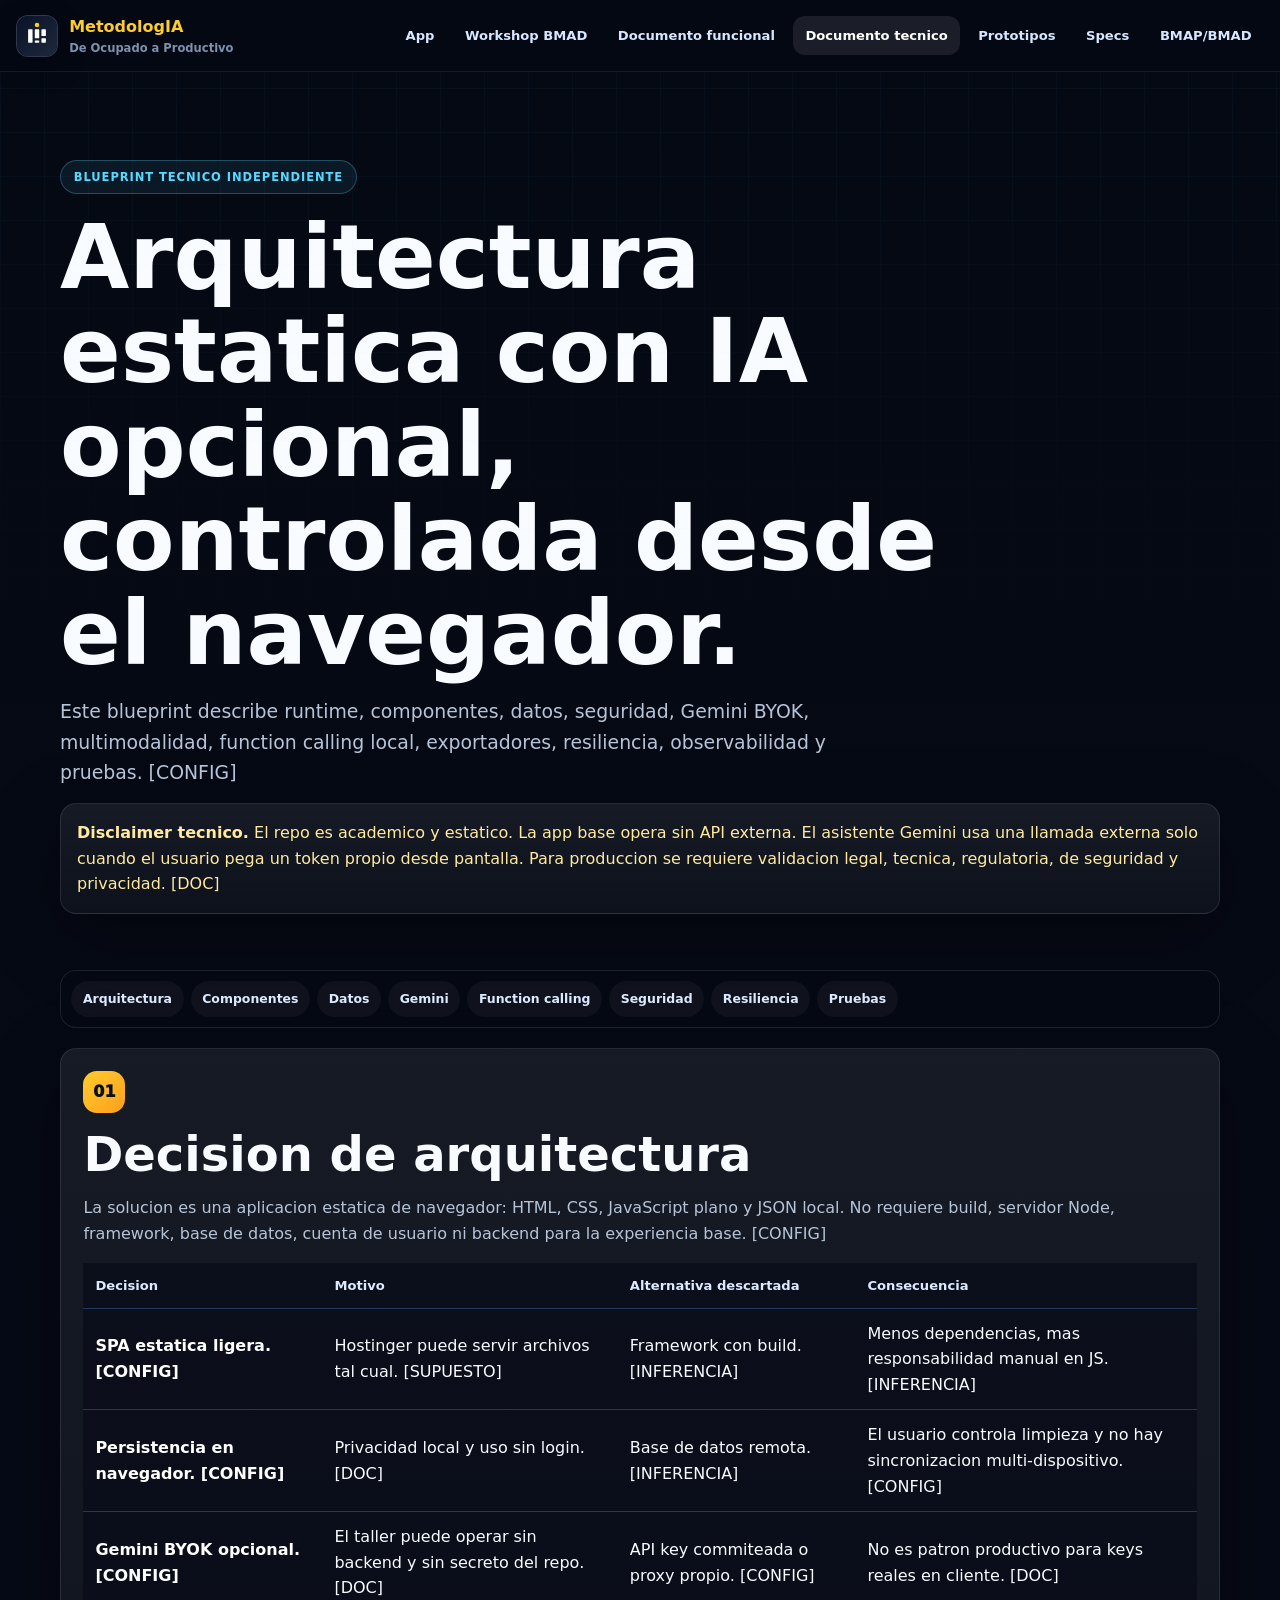
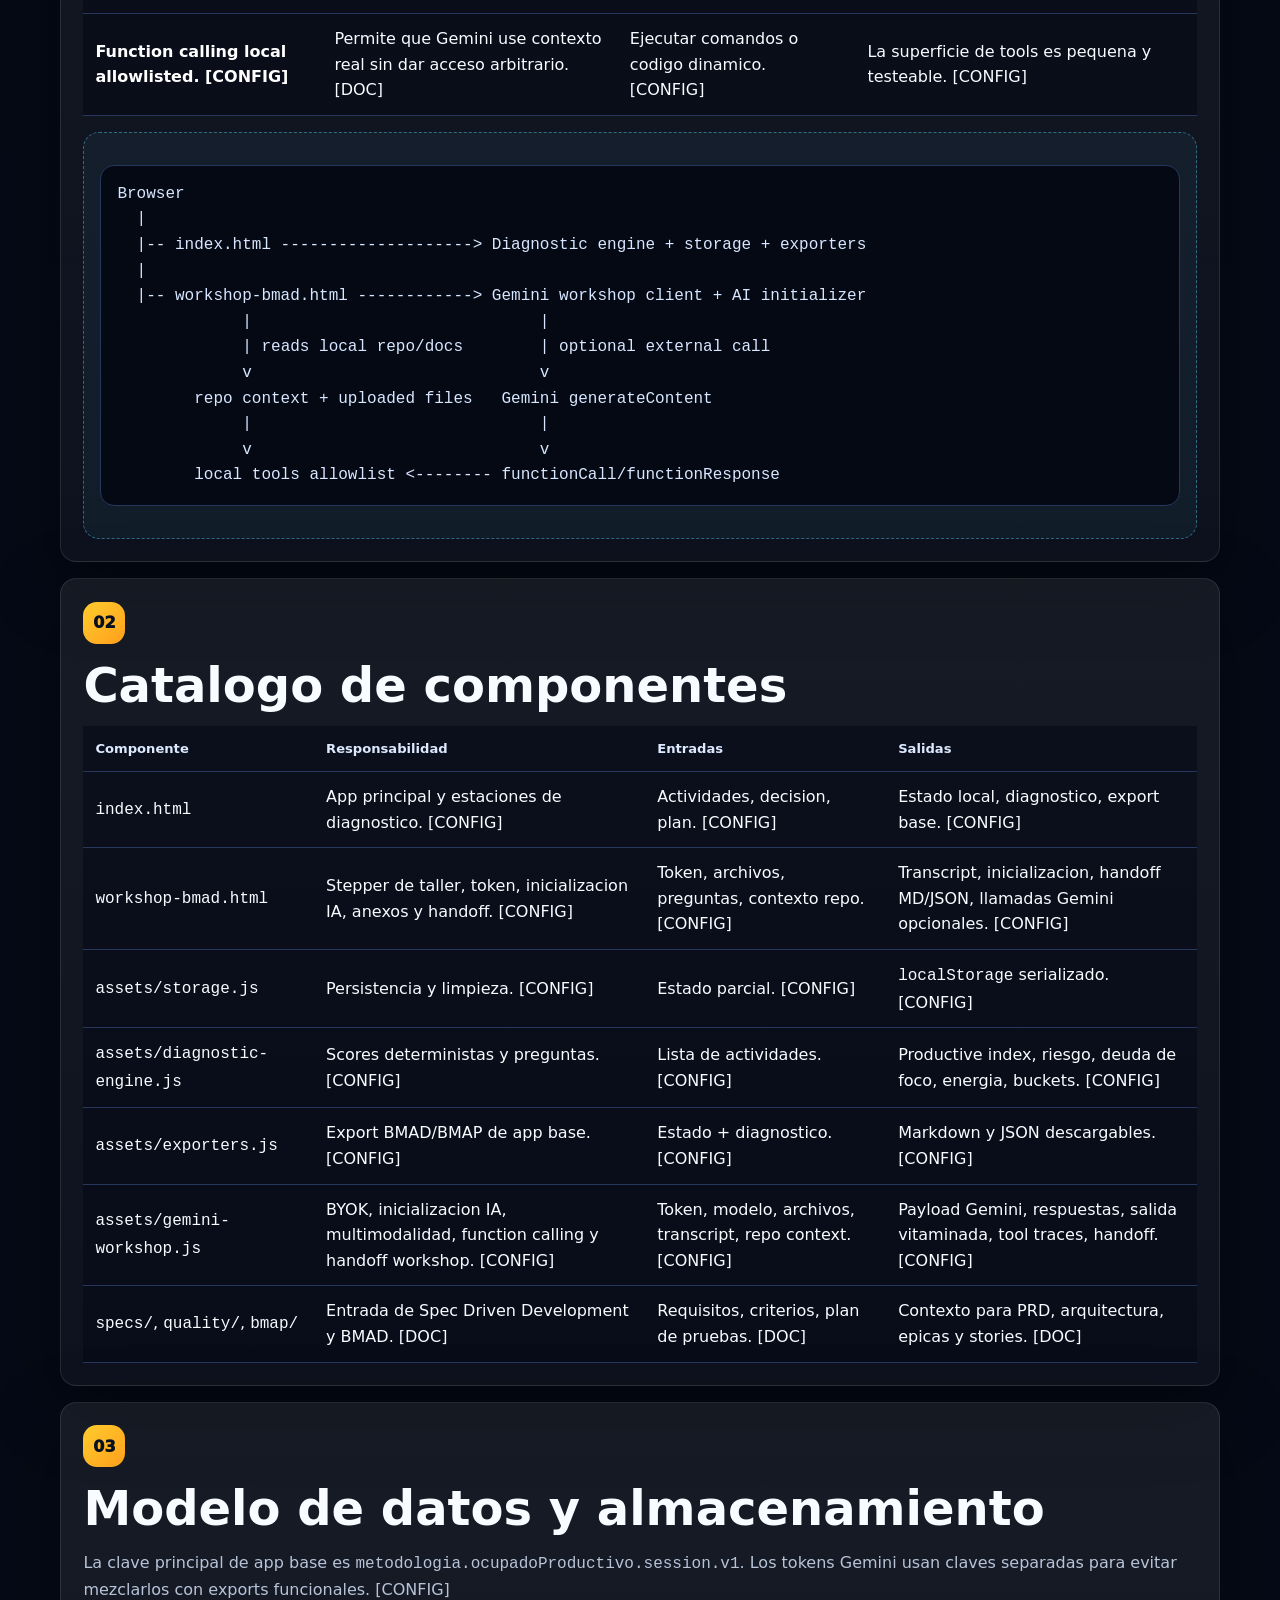
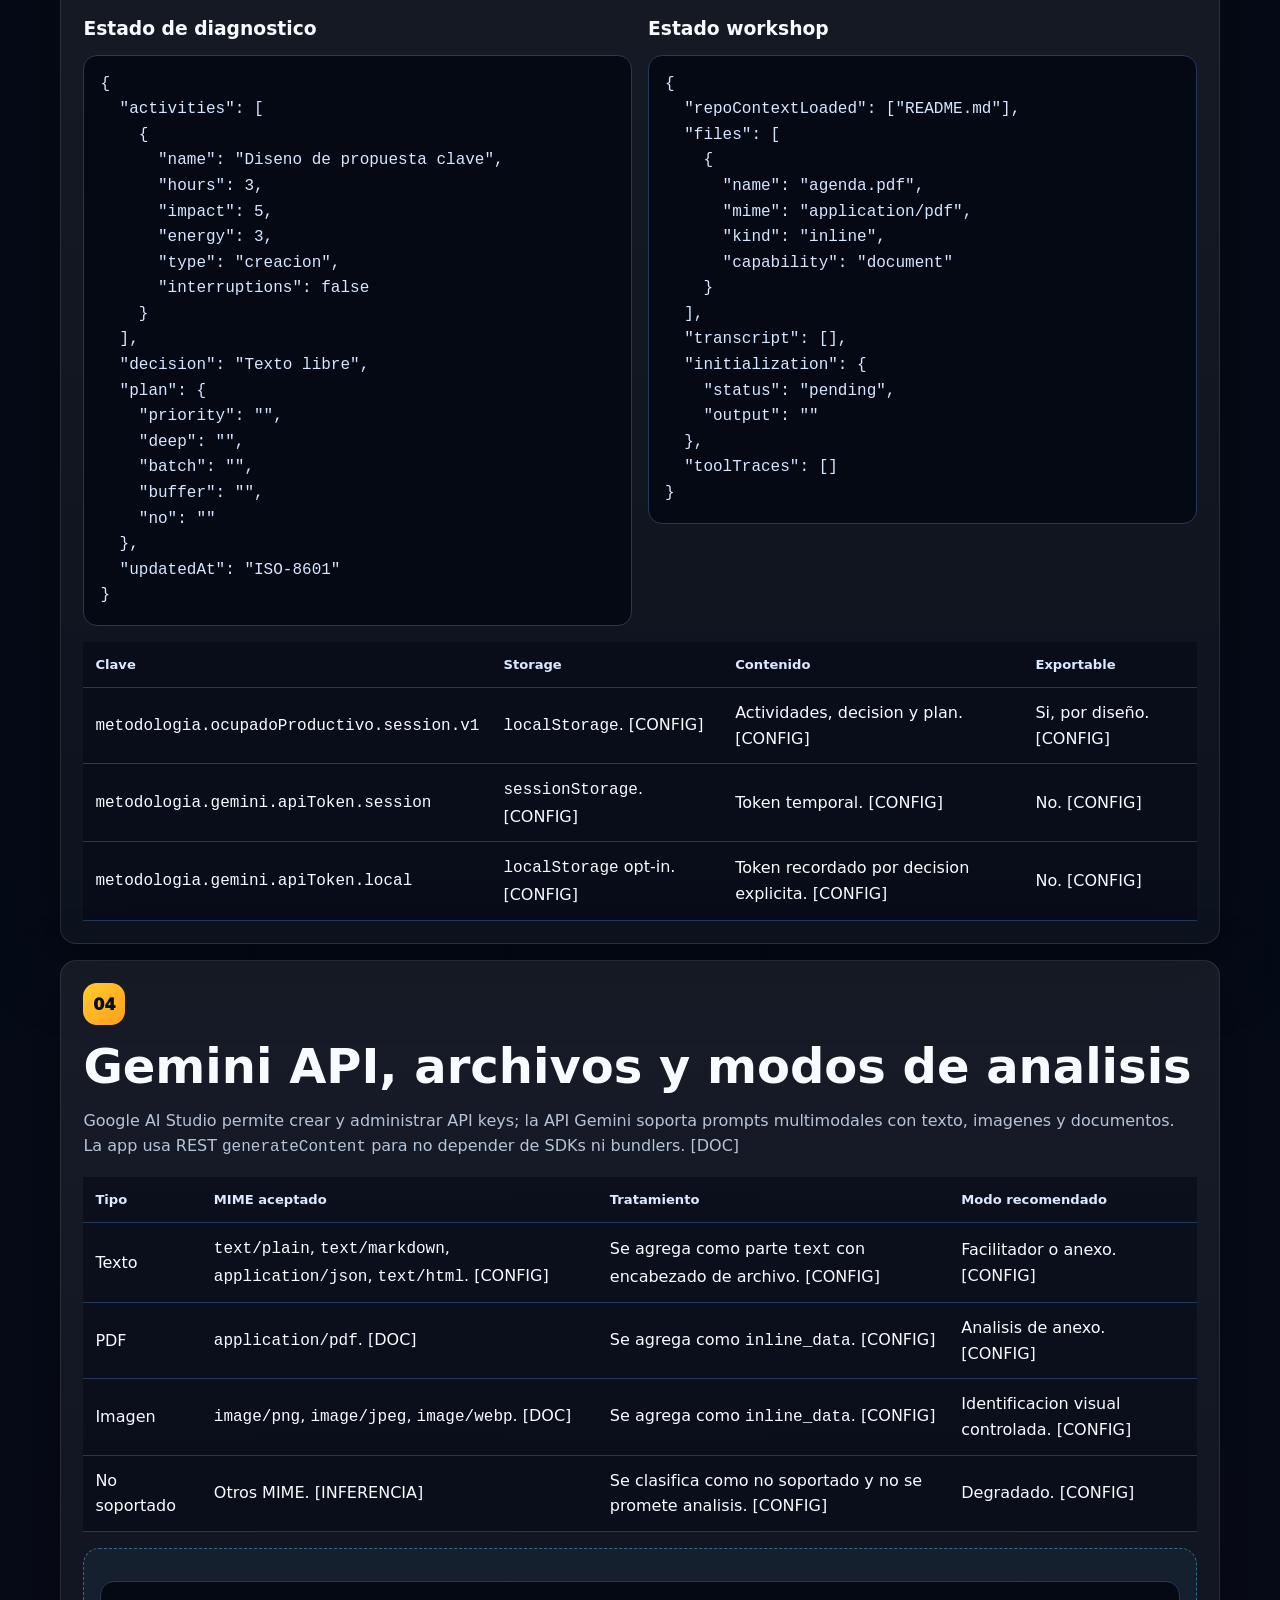
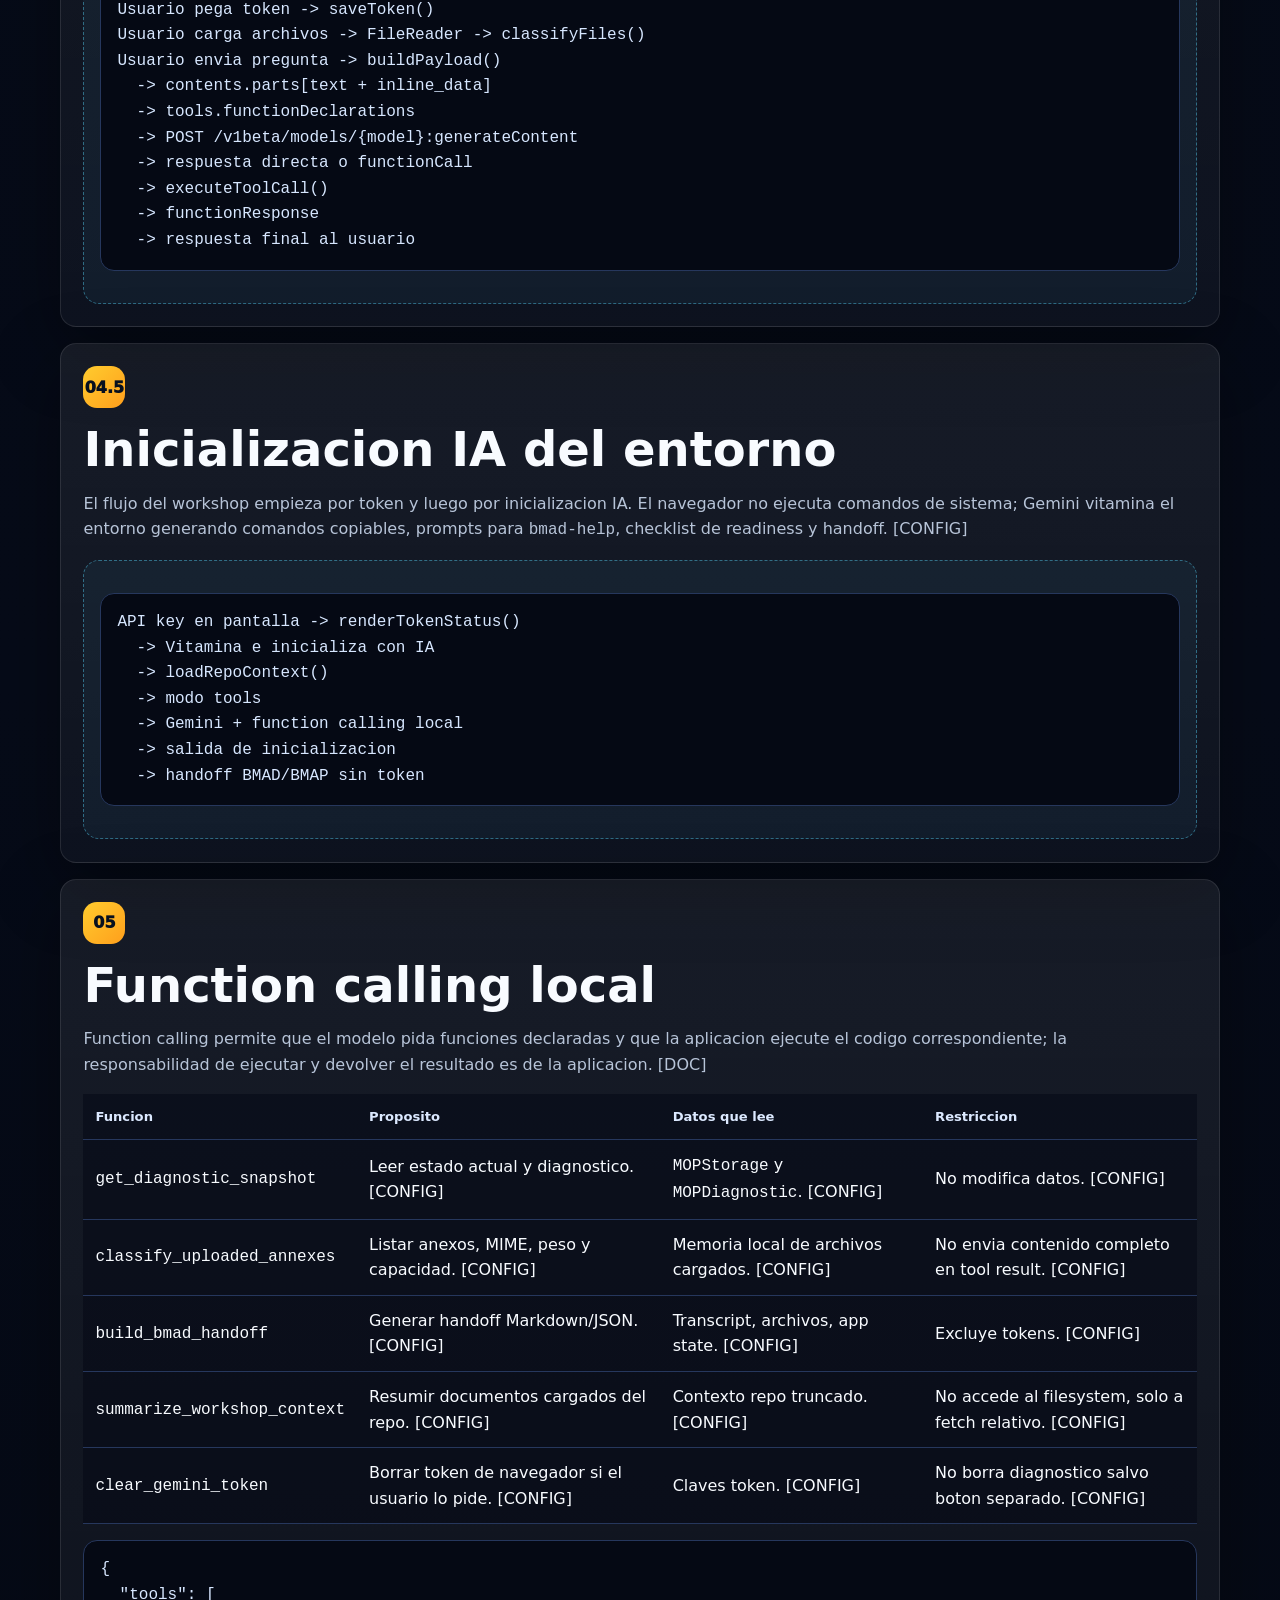
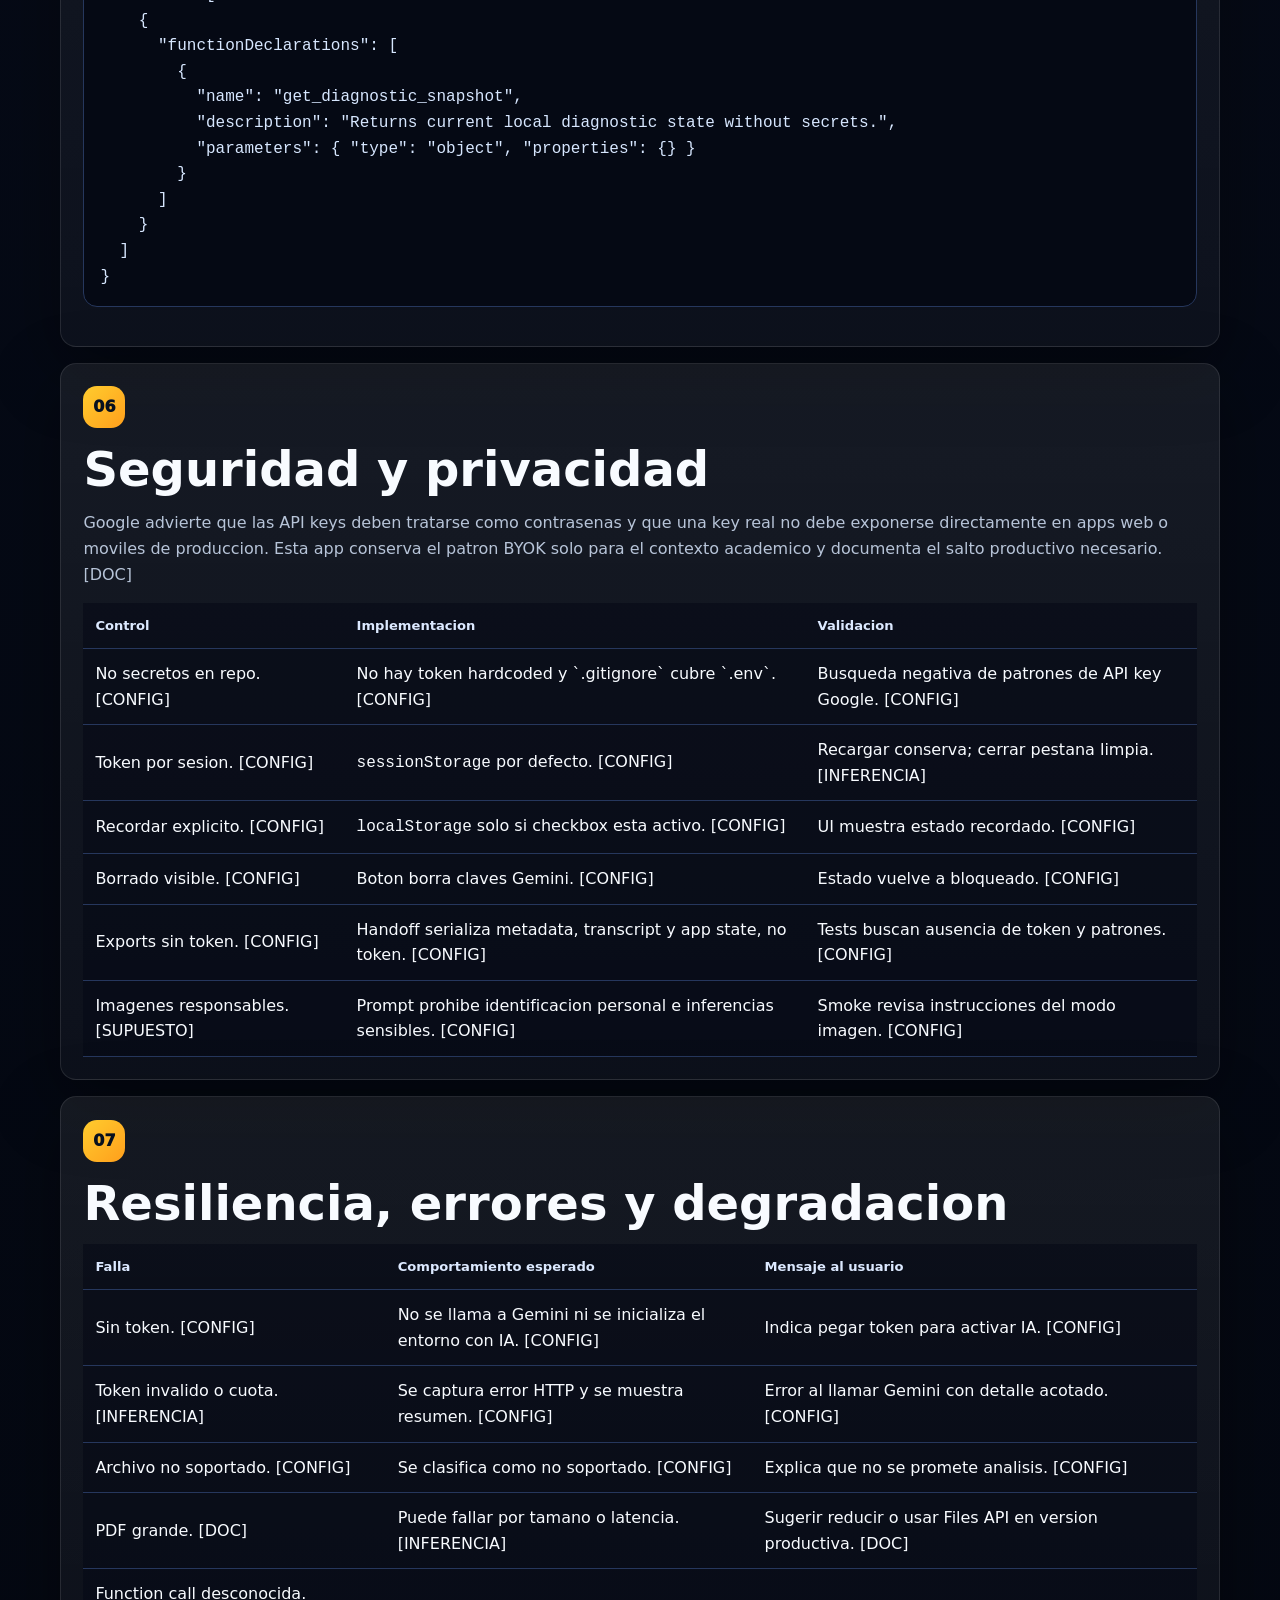
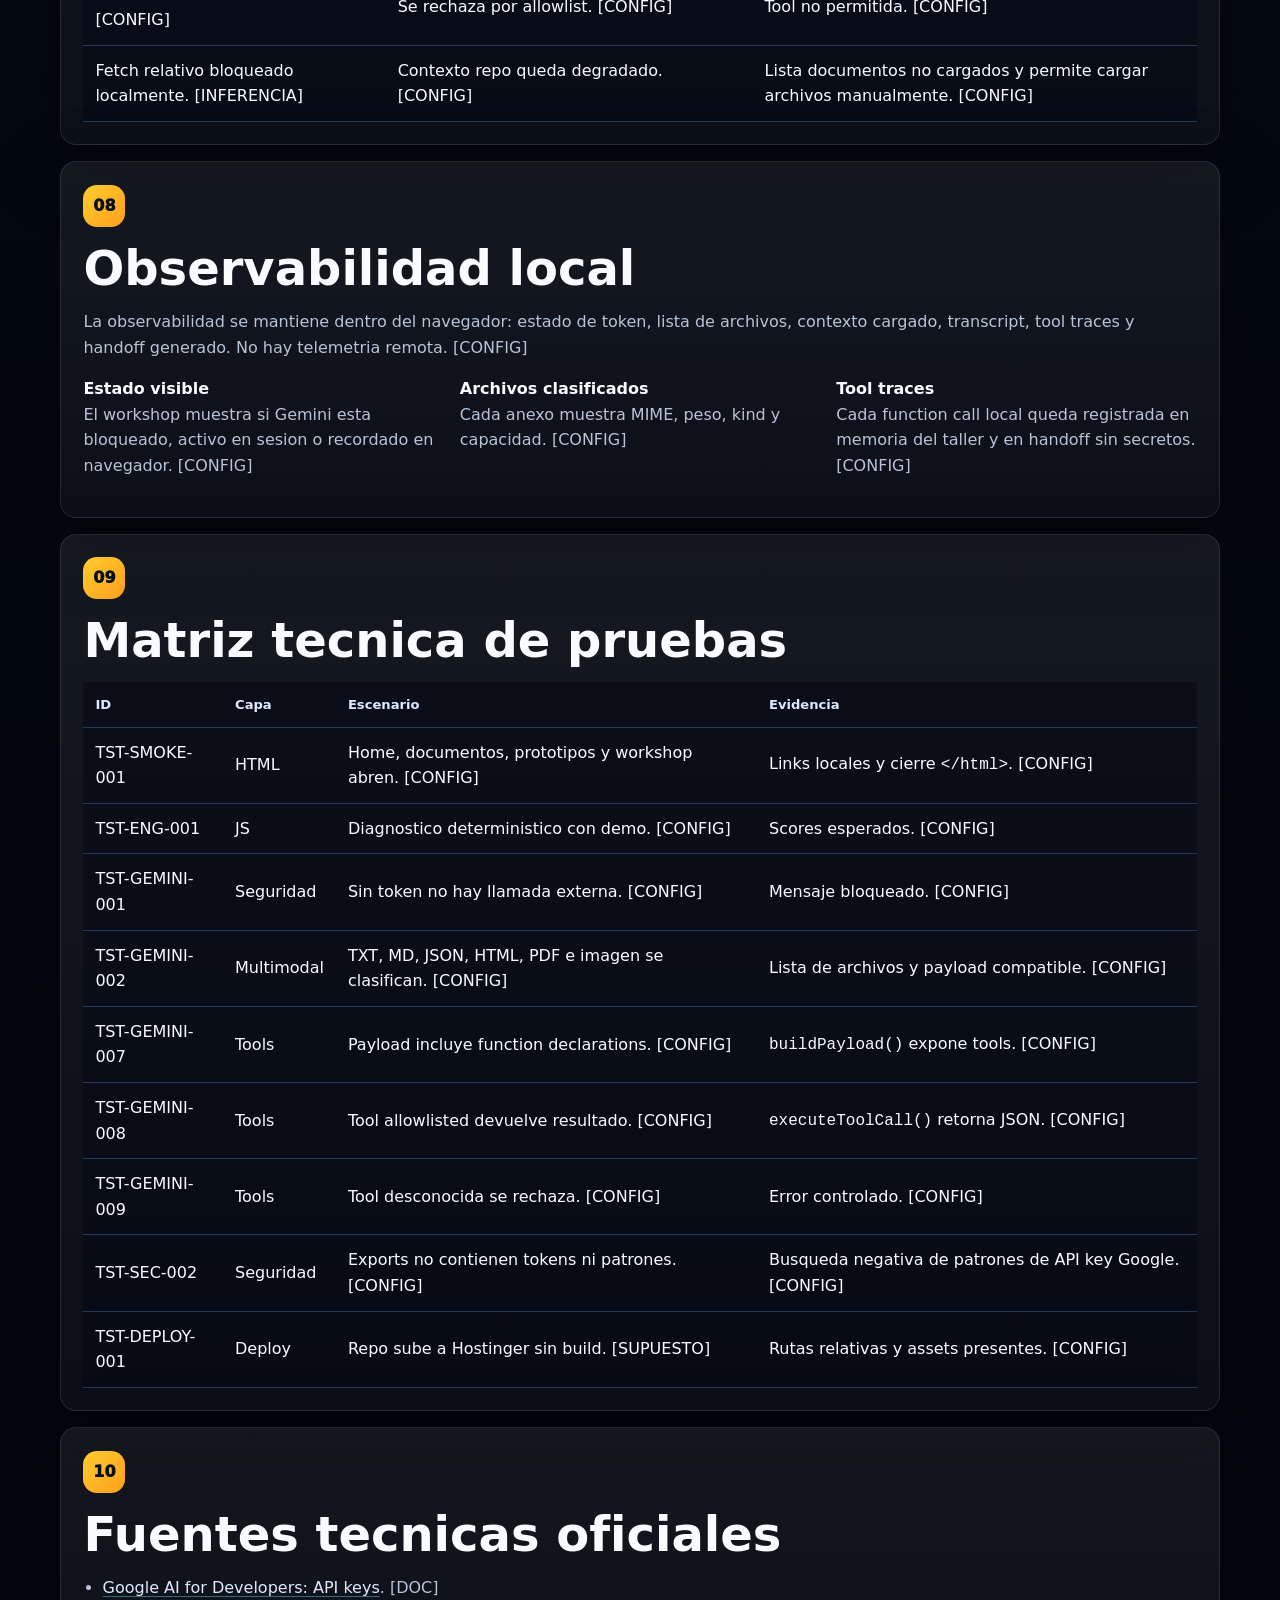
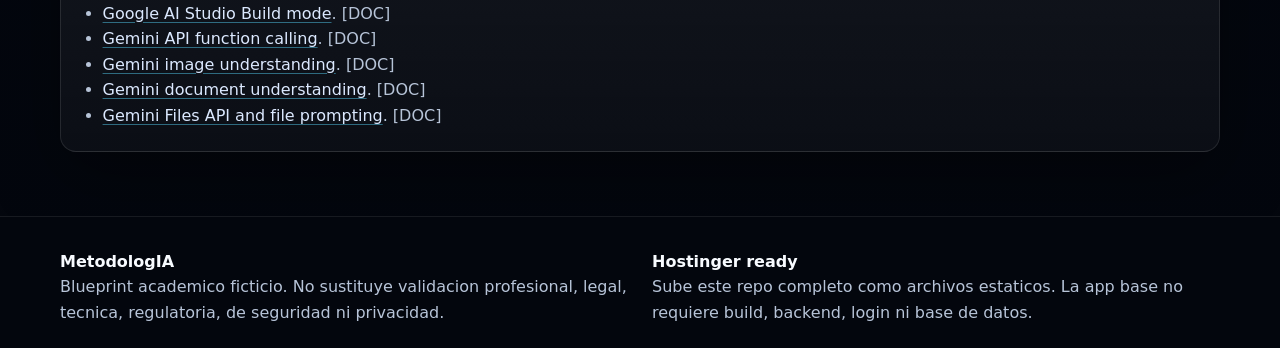
<file: documento-tecnico.html>
<!doctype html>
<html lang="es">
<head>
  <meta charset="utf-8">
  <meta name="viewport" content="width=device-width, initial-scale=1">
  <title>Documento tecnico | MetodologIA</title>
  <meta name="description" content="Blueprint tecnico academico de MetodologIA para la mini app estatica De Ocupado a Productivo, con Gemini BYOK multimodal y function calling local.">
  <link rel="icon" href="assets/favicon.svg" type="image/svg+xml">
  <link rel="stylesheet" href="assets/styles.css">
</head>
<body>
  <header class="topbar">
    <a class="brand" href="index.html" aria-label="Ir a la app MetodologIA">
      <img class="brand-logo" src="assets/logo-metodologia.svg" alt="MetodologIA">
      <span><strong>Metodolog<span>IA</span></strong><small>De Ocupado a Productivo</small></span>
    </a>
    <nav class="nav"><a class="" href="index.html">App</a><a class="" href="workshop-bmad.html">Workshop BMAD</a><a class="" href="documento-funcional.html">Documento funcional</a><a class="active" href="documento-tecnico.html">Documento tecnico</a><a class="" href="prototipos/index.html">Prototipos</a><a class="" href="specs/00-product-vision.md">Specs</a><a class="" href="bmap/prd.md">BMAP/BMAD</a></nav>
  </header>

  <main class="wrap doc">
    <header class="doc-hero">
      <span class="eyebrow">Blueprint tecnico independiente</span>
      <h1>Arquitectura estatica con IA opcional, controlada desde el navegador.</h1>
      <p class="lead">Este blueprint describe runtime, componentes, datos, seguridad, Gemini BYOK, multimodalidad, function calling local, exportadores, resiliencia, observabilidad y pruebas. [CONFIG]</p>
      <aside class="notice"><strong>Disclaimer tecnico.</strong> El repo es academico y estatico. La app base opera sin API externa. El asistente Gemini usa una llamada externa solo cuando el usuario pega un token propio desde pantalla. Para produccion se requiere validacion legal, tecnica, regulatoria, de seguridad y privacidad. [DOC]</aside>
    </header>

    <nav class="doc-index" aria-label="Indice del documento tecnico">
      <a href="#arquitectura">Arquitectura</a>
      <a href="#componentes">Componentes</a>
      <a href="#datos">Datos</a>
      <a href="#gemini-tech">Gemini</a>
      <a href="#tools">Function calling</a>
      <a href="#seguridad">Seguridad</a>
      <a href="#resiliencia">Resiliencia</a>
      <a href="#pruebas">Pruebas</a>
    </nav>

    <section id="arquitectura" class="doc-section">
      <span class="section-kicker">01</span>
      <h2>Decision de arquitectura</h2>
      <p>La solucion es una aplicacion estatica de navegador: HTML, CSS, JavaScript plano y JSON local. No requiere build, servidor Node, framework, base de datos, cuenta de usuario ni backend para la experiencia base. [CONFIG]</p>
      <table class="activity-table decision-table">
        <thead><tr><th>Decision</th><th>Motivo</th><th>Alternativa descartada</th><th>Consecuencia</th></tr></thead>
        <tbody>
          <tr><td>SPA estatica ligera. [CONFIG]</td><td>Hostinger puede servir archivos tal cual. [SUPUESTO]</td><td>Framework con build. [INFERENCIA]</td><td>Menos dependencias, mas responsabilidad manual en JS. [INFERENCIA]</td></tr>
          <tr><td>Persistencia en navegador. [CONFIG]</td><td>Privacidad local y uso sin login. [DOC]</td><td>Base de datos remota. [INFERENCIA]</td><td>El usuario controla limpieza y no hay sincronizacion multi-dispositivo. [CONFIG]</td></tr>
          <tr><td>Gemini BYOK opcional. [CONFIG]</td><td>El taller puede operar sin backend y sin secreto del repo. [DOC]</td><td>API key commiteada o proxy propio. [CONFIG]</td><td>No es patron productivo para keys reales en cliente. [DOC]</td></tr>
          <tr><td>Function calling local allowlisted. [CONFIG]</td><td>Permite que Gemini use contexto real sin dar acceso arbitrario. [DOC]</td><td>Ejecutar comandos o codigo dinamico. [CONFIG]</td><td>La superficie de tools es pequena y testeable. [CONFIG]</td></tr>
        </tbody>
      </table>
      <div class="diagram-box">
        <pre><code>Browser
  |
  |-- index.html --------------------> Diagnostic engine + storage + exporters
  |
  |-- workshop-bmad.html ------------> Gemini workshop client + AI initializer
             |                              |
             | reads local repo/docs        | optional external call
             v                              v
        repo context + uploaded files   Gemini generateContent
             |                              |
             v                              v
        local tools allowlist <-------- functionCall/functionResponse</code></pre>
      </div>
    </section>

    <section id="componentes" class="doc-section">
      <span class="section-kicker">02</span>
      <h2>Catalogo de componentes</h2>
      <table class="activity-table">
        <thead><tr><th>Componente</th><th>Responsabilidad</th><th>Entradas</th><th>Salidas</th></tr></thead>
        <tbody>
          <tr><td><code>index.html</code></td><td>App principal y estaciones de diagnostico. [CONFIG]</td><td>Actividades, decision, plan. [CONFIG]</td><td>Estado local, diagnostico, export base. [CONFIG]</td></tr>
          <tr><td><code>workshop-bmad.html</code></td><td>Stepper de taller, token, inicializacion IA, anexos y handoff. [CONFIG]</td><td>Token, archivos, preguntas, contexto repo. [CONFIG]</td><td>Transcript, inicializacion, handoff MD/JSON, llamadas Gemini opcionales. [CONFIG]</td></tr>
          <tr><td><code>assets/storage.js</code></td><td>Persistencia y limpieza. [CONFIG]</td><td>Estado parcial. [CONFIG]</td><td><code>localStorage</code> serializado. [CONFIG]</td></tr>
          <tr><td><code>assets/diagnostic-engine.js</code></td><td>Scores deterministas y preguntas. [CONFIG]</td><td>Lista de actividades. [CONFIG]</td><td>Productive index, riesgo, deuda de foco, energia, buckets. [CONFIG]</td></tr>
          <tr><td><code>assets/exporters.js</code></td><td>Export BMAD/BMAP de app base. [CONFIG]</td><td>Estado + diagnostico. [CONFIG]</td><td>Markdown y JSON descargables. [CONFIG]</td></tr>
          <tr><td><code>assets/gemini-workshop.js</code></td><td>BYOK, inicializacion IA, multimodalidad, function calling y handoff workshop. [CONFIG]</td><td>Token, modelo, archivos, transcript, repo context. [CONFIG]</td><td>Payload Gemini, respuestas, salida vitaminada, tool traces, handoff. [CONFIG]</td></tr>
          <tr><td><code>specs/</code>, <code>quality/</code>, <code>bmap/</code></td><td>Entrada de Spec Driven Development y BMAD. [DOC]</td><td>Requisitos, criterios, plan de pruebas. [DOC]</td><td>Contexto para PRD, arquitectura, epicas y stories. [DOC]</td></tr>
        </tbody>
      </table>
    </section>

    <section id="datos" class="doc-section">
      <span class="section-kicker">03</span>
      <h2>Modelo de datos y almacenamiento</h2>
      <p>La clave principal de app base es <code>metodologia.ocupadoProductivo.session.v1</code>. Los tokens Gemini usan claves separadas para evitar mezclarlos con exports funcionales. [CONFIG]</p>
      <div class="split-code">
        <div>
          <h3>Estado de diagnostico</h3>
          <pre><code>{
  "activities": [
    {
      "name": "Diseno de propuesta clave",
      "hours": 3,
      "impact": 5,
      "energy": 3,
      "type": "creacion",
      "interruptions": false
    }
  ],
  "decision": "Texto libre",
  "plan": {
    "priority": "",
    "deep": "",
    "batch": "",
    "buffer": "",
    "no": ""
  },
  "updatedAt": "ISO-8601"
}</code></pre>
        </div>
        <div>
          <h3>Estado workshop</h3>
          <pre><code>{
  "repoContextLoaded": ["README.md"],
  "files": [
    {
      "name": "agenda.pdf",
      "mime": "application/pdf",
      "kind": "inline",
      "capability": "document"
    }
  ],
  "transcript": [],
  "initialization": {
    "status": "pending",
    "output": ""
  },
  "toolTraces": []
}</code></pre>
        </div>
      </div>
      <table class="activity-table">
        <thead><tr><th>Clave</th><th>Storage</th><th>Contenido</th><th>Exportable</th></tr></thead>
        <tbody>
          <tr><td><code>metodologia.ocupadoProductivo.session.v1</code></td><td><code>localStorage</code>. [CONFIG]</td><td>Actividades, decision y plan. [CONFIG]</td><td>Si, por diseño. [CONFIG]</td></tr>
          <tr><td><code>metodologia.gemini.apiToken.session</code></td><td><code>sessionStorage</code>. [CONFIG]</td><td>Token temporal. [CONFIG]</td><td>No. [CONFIG]</td></tr>
          <tr><td><code>metodologia.gemini.apiToken.local</code></td><td><code>localStorage</code> opt-in. [CONFIG]</td><td>Token recordado por decision explicita. [CONFIG]</td><td>No. [CONFIG]</td></tr>
        </tbody>
      </table>
    </section>

    <section id="gemini-tech" class="doc-section">
      <span class="section-kicker">04</span>
      <h2>Gemini API, archivos y modos de analisis</h2>
      <p>Google AI Studio permite crear y administrar API keys; la API Gemini soporta prompts multimodales con texto, imagenes y documentos. La app usa REST <code>generateContent</code> para no depender de SDKs ni bundlers. [DOC]</p>
      <table class="activity-table">
        <thead><tr><th>Tipo</th><th>MIME aceptado</th><th>Tratamiento</th><th>Modo recomendado</th></tr></thead>
        <tbody>
          <tr><td>Texto</td><td><code>text/plain</code>, <code>text/markdown</code>, <code>application/json</code>, <code>text/html</code>. [CONFIG]</td><td>Se agrega como parte <code>text</code> con encabezado de archivo. [CONFIG]</td><td>Facilitador o anexo. [CONFIG]</td></tr>
          <tr><td>PDF</td><td><code>application/pdf</code>. [DOC]</td><td>Se agrega como <code>inline_data</code>. [CONFIG]</td><td>Analisis de anexo. [CONFIG]</td></tr>
          <tr><td>Imagen</td><td><code>image/png</code>, <code>image/jpeg</code>, <code>image/webp</code>. [DOC]</td><td>Se agrega como <code>inline_data</code>. [CONFIG]</td><td>Identificacion visual controlada. [CONFIG]</td></tr>
          <tr><td>No soportado</td><td>Otros MIME. [INFERENCIA]</td><td>Se clasifica como no soportado y no se promete analisis. [CONFIG]</td><td>Degradado. [CONFIG]</td></tr>
        </tbody>
      </table>
      <div class="diagram-box">
        <pre><code>Usuario pega token -> saveToken()
Usuario carga archivos -> FileReader -> classifyFiles()
Usuario envia pregunta -> buildPayload()
  -> contents.parts[text + inline_data]
  -> tools.functionDeclarations
  -> POST /v1beta/models/{model}:generateContent
  -> respuesta directa o functionCall
  -> executeToolCall()
  -> functionResponse
  -> respuesta final al usuario</code></pre>
      </div>
    </section>

    <section class="doc-section">
      <span class="section-kicker">04.5</span>
      <h2>Inicializacion IA del entorno</h2>
      <p>El flujo del workshop empieza por token y luego por inicializacion IA. El navegador no ejecuta comandos de sistema; Gemini vitamina el entorno generando comandos copiables, prompts para <code>bmad-help</code>, checklist de readiness y handoff. [CONFIG]</p>
      <div class="diagram-box">
        <pre><code>API key en pantalla -> renderTokenStatus()
  -> Vitamina e inicializa con IA
  -> loadRepoContext()
  -> modo tools
  -> Gemini + function calling local
  -> salida de inicializacion
  -> handoff BMAD/BMAP sin token</code></pre>
      </div>
    </section>

    <section id="tools" class="doc-section">
      <span class="section-kicker">05</span>
      <h2>Function calling local</h2>
      <p>Function calling permite que el modelo pida funciones declaradas y que la aplicacion ejecute el codigo correspondiente; la responsabilidad de ejecutar y devolver el resultado es de la aplicacion. [DOC]</p>
      <table class="activity-table">
        <thead><tr><th>Funcion</th><th>Proposito</th><th>Datos que lee</th><th>Restriccion</th></tr></thead>
        <tbody>
          <tr><td><code>get_diagnostic_snapshot</code></td><td>Leer estado actual y diagnostico. [CONFIG]</td><td><code>MOPStorage</code> y <code>MOPDiagnostic</code>. [CONFIG]</td><td>No modifica datos. [CONFIG]</td></tr>
          <tr><td><code>classify_uploaded_annexes</code></td><td>Listar anexos, MIME, peso y capacidad. [CONFIG]</td><td>Memoria local de archivos cargados. [CONFIG]</td><td>No envia contenido completo en tool result. [CONFIG]</td></tr>
          <tr><td><code>build_bmad_handoff</code></td><td>Generar handoff Markdown/JSON. [CONFIG]</td><td>Transcript, archivos, app state. [CONFIG]</td><td>Excluye tokens. [CONFIG]</td></tr>
          <tr><td><code>summarize_workshop_context</code></td><td>Resumir documentos cargados del repo. [CONFIG]</td><td>Contexto repo truncado. [CONFIG]</td><td>No accede al filesystem, solo a fetch relativo. [CONFIG]</td></tr>
          <tr><td><code>clear_gemini_token</code></td><td>Borrar token de navegador si el usuario lo pide. [CONFIG]</td><td>Claves token. [CONFIG]</td><td>No borra diagnostico salvo boton separado. [CONFIG]</td></tr>
        </tbody>
      </table>
      <pre><code>{
  "tools": [
    {
      "functionDeclarations": [
        {
          "name": "get_diagnostic_snapshot",
          "description": "Returns current local diagnostic state without secrets.",
          "parameters": { "type": "object", "properties": {} }
        }
      ]
    }
  ]
}</code></pre>
    </section>

    <section id="seguridad" class="doc-section">
      <span class="section-kicker">06</span>
      <h2>Seguridad y privacidad</h2>
      <p>Google advierte que las API keys deben tratarse como contrasenas y que una key real no debe exponerse directamente en apps web o moviles de produccion. Esta app conserva el patron BYOK solo para el contexto academico y documenta el salto productivo necesario. [DOC]</p>
      <table class="activity-table">
        <thead><tr><th>Control</th><th>Implementacion</th><th>Validacion</th></tr></thead>
        <tbody>
          <tr><td>No secretos en repo. [CONFIG]</td><td>No hay token hardcoded y `.gitignore` cubre `.env`. [CONFIG]</td><td>Busqueda negativa de patrones de API key Google. [CONFIG]</td></tr>
          <tr><td>Token por sesion. [CONFIG]</td><td><code>sessionStorage</code> por defecto. [CONFIG]</td><td>Recargar conserva; cerrar pestana limpia. [INFERENCIA]</td></tr>
          <tr><td>Recordar explicito. [CONFIG]</td><td><code>localStorage</code> solo si checkbox esta activo. [CONFIG]</td><td>UI muestra estado recordado. [CONFIG]</td></tr>
          <tr><td>Borrado visible. [CONFIG]</td><td>Boton borra claves Gemini. [CONFIG]</td><td>Estado vuelve a bloqueado. [CONFIG]</td></tr>
          <tr><td>Exports sin token. [CONFIG]</td><td>Handoff serializa metadata, transcript y app state, no token. [CONFIG]</td><td>Tests buscan ausencia de token y patrones. [CONFIG]</td></tr>
          <tr><td>Imagenes responsables. [SUPUESTO]</td><td>Prompt prohibe identificacion personal e inferencias sensibles. [CONFIG]</td><td>Smoke revisa instrucciones del modo imagen. [CONFIG]</td></tr>
        </tbody>
      </table>
    </section>

    <section id="resiliencia" class="doc-section">
      <span class="section-kicker">07</span>
      <h2>Resiliencia, errores y degradacion</h2>
      <table class="activity-table">
        <thead><tr><th>Falla</th><th>Comportamiento esperado</th><th>Mensaje al usuario</th></tr></thead>
        <tbody>
          <tr><td>Sin token. [CONFIG]</td><td>No se llama a Gemini ni se inicializa el entorno con IA. [CONFIG]</td><td>Indica pegar token para activar IA. [CONFIG]</td></tr>
          <tr><td>Token invalido o cuota. [INFERENCIA]</td><td>Se captura error HTTP y se muestra resumen. [CONFIG]</td><td>Error al llamar Gemini con detalle acotado. [CONFIG]</td></tr>
          <tr><td>Archivo no soportado. [CONFIG]</td><td>Se clasifica como no soportado. [CONFIG]</td><td>Explica que no se promete analisis. [CONFIG]</td></tr>
          <tr><td>PDF grande. [DOC]</td><td>Puede fallar por tamano o latencia. [INFERENCIA]</td><td>Sugerir reducir o usar Files API en version productiva. [DOC]</td></tr>
          <tr><td>Function call desconocida. [CONFIG]</td><td>Se rechaza por allowlist. [CONFIG]</td><td>Tool no permitida. [CONFIG]</td></tr>
          <tr><td>Fetch relativo bloqueado localmente. [INFERENCIA]</td><td>Contexto repo queda degradado. [CONFIG]</td><td>Lista documentos no cargados y permite cargar archivos manualmente. [CONFIG]</td></tr>
        </tbody>
      </table>
    </section>

    <section class="doc-section">
      <span class="section-kicker">08</span>
      <h2>Observabilidad local</h2>
      <p>La observabilidad se mantiene dentro del navegador: estado de token, lista de archivos, contexto cargado, transcript, tool traces y handoff generado. No hay telemetria remota. [CONFIG]</p>
      <div class="spec-grid">
        <div><strong>Estado visible</strong><p>El workshop muestra si Gemini esta bloqueado, activo en sesion o recordado en navegador. [CONFIG]</p></div>
        <div><strong>Archivos clasificados</strong><p>Cada anexo muestra MIME, peso, kind y capacidad. [CONFIG]</p></div>
        <div><strong>Tool traces</strong><p>Cada function call local queda registrada en memoria del taller y en handoff sin secretos. [CONFIG]</p></div>
      </div>
    </section>

    <section id="pruebas" class="doc-section">
      <span class="section-kicker">09</span>
      <h2>Matriz tecnica de pruebas</h2>
      <table class="activity-table">
        <thead><tr><th>ID</th><th>Capa</th><th>Escenario</th><th>Evidencia</th></tr></thead>
        <tbody>
          <tr><td>TST-SMOKE-001</td><td>HTML</td><td>Home, documentos, prototipos y workshop abren. [CONFIG]</td><td>Links locales y cierre <code>&lt;/html&gt;</code>. [CONFIG]</td></tr>
          <tr><td>TST-ENG-001</td><td>JS</td><td>Diagnostico deterministico con demo. [CONFIG]</td><td>Scores esperados. [CONFIG]</td></tr>
          <tr><td>TST-GEMINI-001</td><td>Seguridad</td><td>Sin token no hay llamada externa. [CONFIG]</td><td>Mensaje bloqueado. [CONFIG]</td></tr>
          <tr><td>TST-GEMINI-002</td><td>Multimodal</td><td>TXT, MD, JSON, HTML, PDF e imagen se clasifican. [CONFIG]</td><td>Lista de archivos y payload compatible. [CONFIG]</td></tr>
          <tr><td>TST-GEMINI-007</td><td>Tools</td><td>Payload incluye function declarations. [CONFIG]</td><td><code>buildPayload()</code> expone tools. [CONFIG]</td></tr>
          <tr><td>TST-GEMINI-008</td><td>Tools</td><td>Tool allowlisted devuelve resultado. [CONFIG]</td><td><code>executeToolCall()</code> retorna JSON. [CONFIG]</td></tr>
          <tr><td>TST-GEMINI-009</td><td>Tools</td><td>Tool desconocida se rechaza. [CONFIG]</td><td>Error controlado. [CONFIG]</td></tr>
          <tr><td>TST-SEC-002</td><td>Seguridad</td><td>Exports no contienen tokens ni patrones. [CONFIG]</td><td>Busqueda negativa de patrones de API key Google. [CONFIG]</td></tr>
          <tr><td>TST-DEPLOY-001</td><td>Deploy</td><td>Repo sube a Hostinger sin build. [SUPUESTO]</td><td>Rutas relativas y assets presentes. [CONFIG]</td></tr>
        </tbody>
      </table>
    </section>

    <section class="doc-section">
      <span class="section-kicker">10</span>
      <h2>Fuentes tecnicas oficiales</h2>
      <ul class="source-list">
        <li><a href="https://ai.google.dev/gemini-api/docs/api-key">Google AI for Developers: API keys</a>. [DOC]</li>
        <li><a href="https://ai.google.dev/gemini-api/docs/aistudio-build-mode">Google AI Studio Build mode</a>. [DOC]</li>
        <li><a href="https://ai.google.dev/gemini-api/docs/function-calling">Gemini API function calling</a>. [DOC]</li>
        <li><a href="https://ai.google.dev/gemini-api/docs/image-understanding">Gemini image understanding</a>. [DOC]</li>
        <li><a href="https://ai.google.dev/gemini-api/docs/document-processing">Gemini document understanding</a>. [DOC]</li>
        <li><a href="https://ai.google.dev/gemini-api/docs/files#prompt-guide">Gemini Files API and file prompting</a>. [DOC]</li>
      </ul>
    </section>
  </main>

  <footer class="footer">
    <div class="wrap footer-grid">
      <div><strong>MetodologIA</strong><p>Blueprint academico ficticio. No sustituye validacion profesional, legal, tecnica, regulatoria, de seguridad ni privacidad.</p></div>
      <div><strong>Hostinger ready</strong><p>Sube este repo completo como archivos estaticos. La app base no requiere build, backend, login ni base de datos.</p></div>
    </div>
  </footer>
  <script src="assets/storage.js"></script>
  <script src="assets/diagnostic-engine.js"></script>
  <script src="assets/exporters.js"></script>
  <script src="assets/app.js"></script>
</body>
</html>
</file>
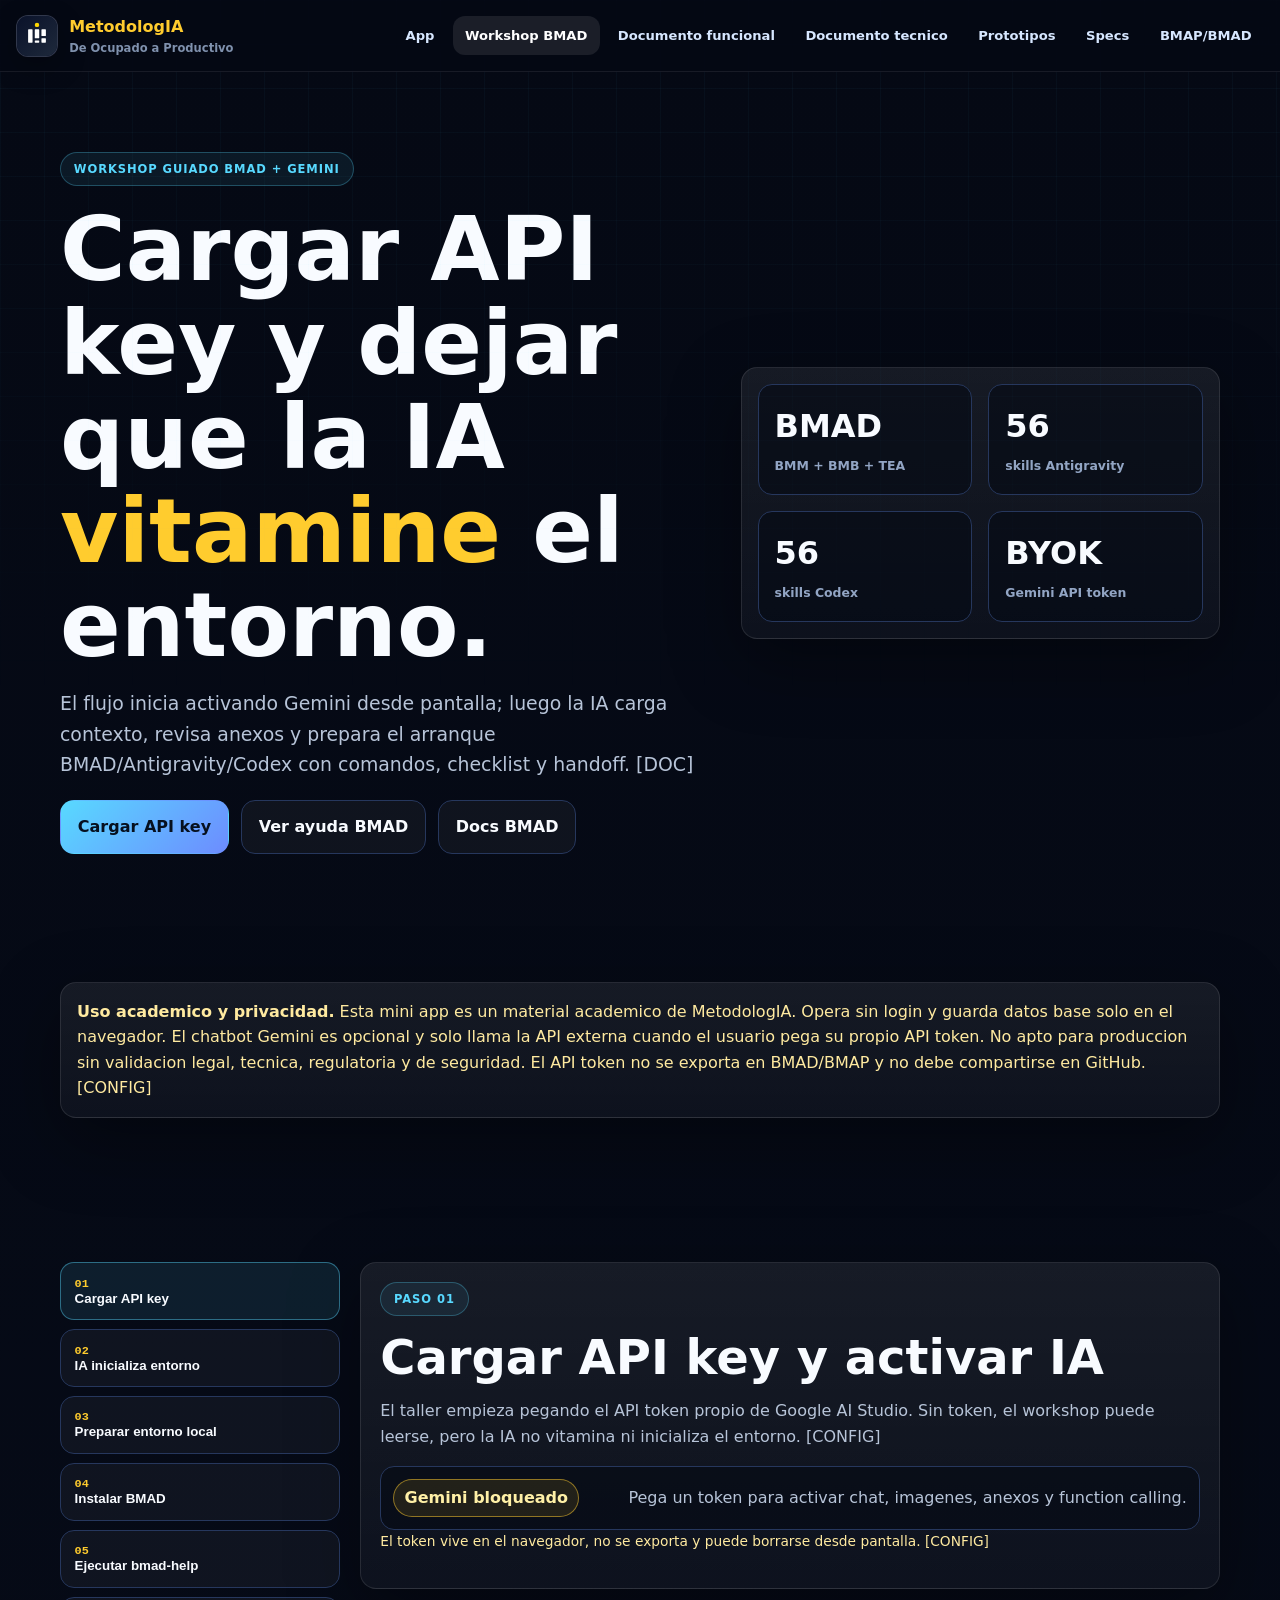
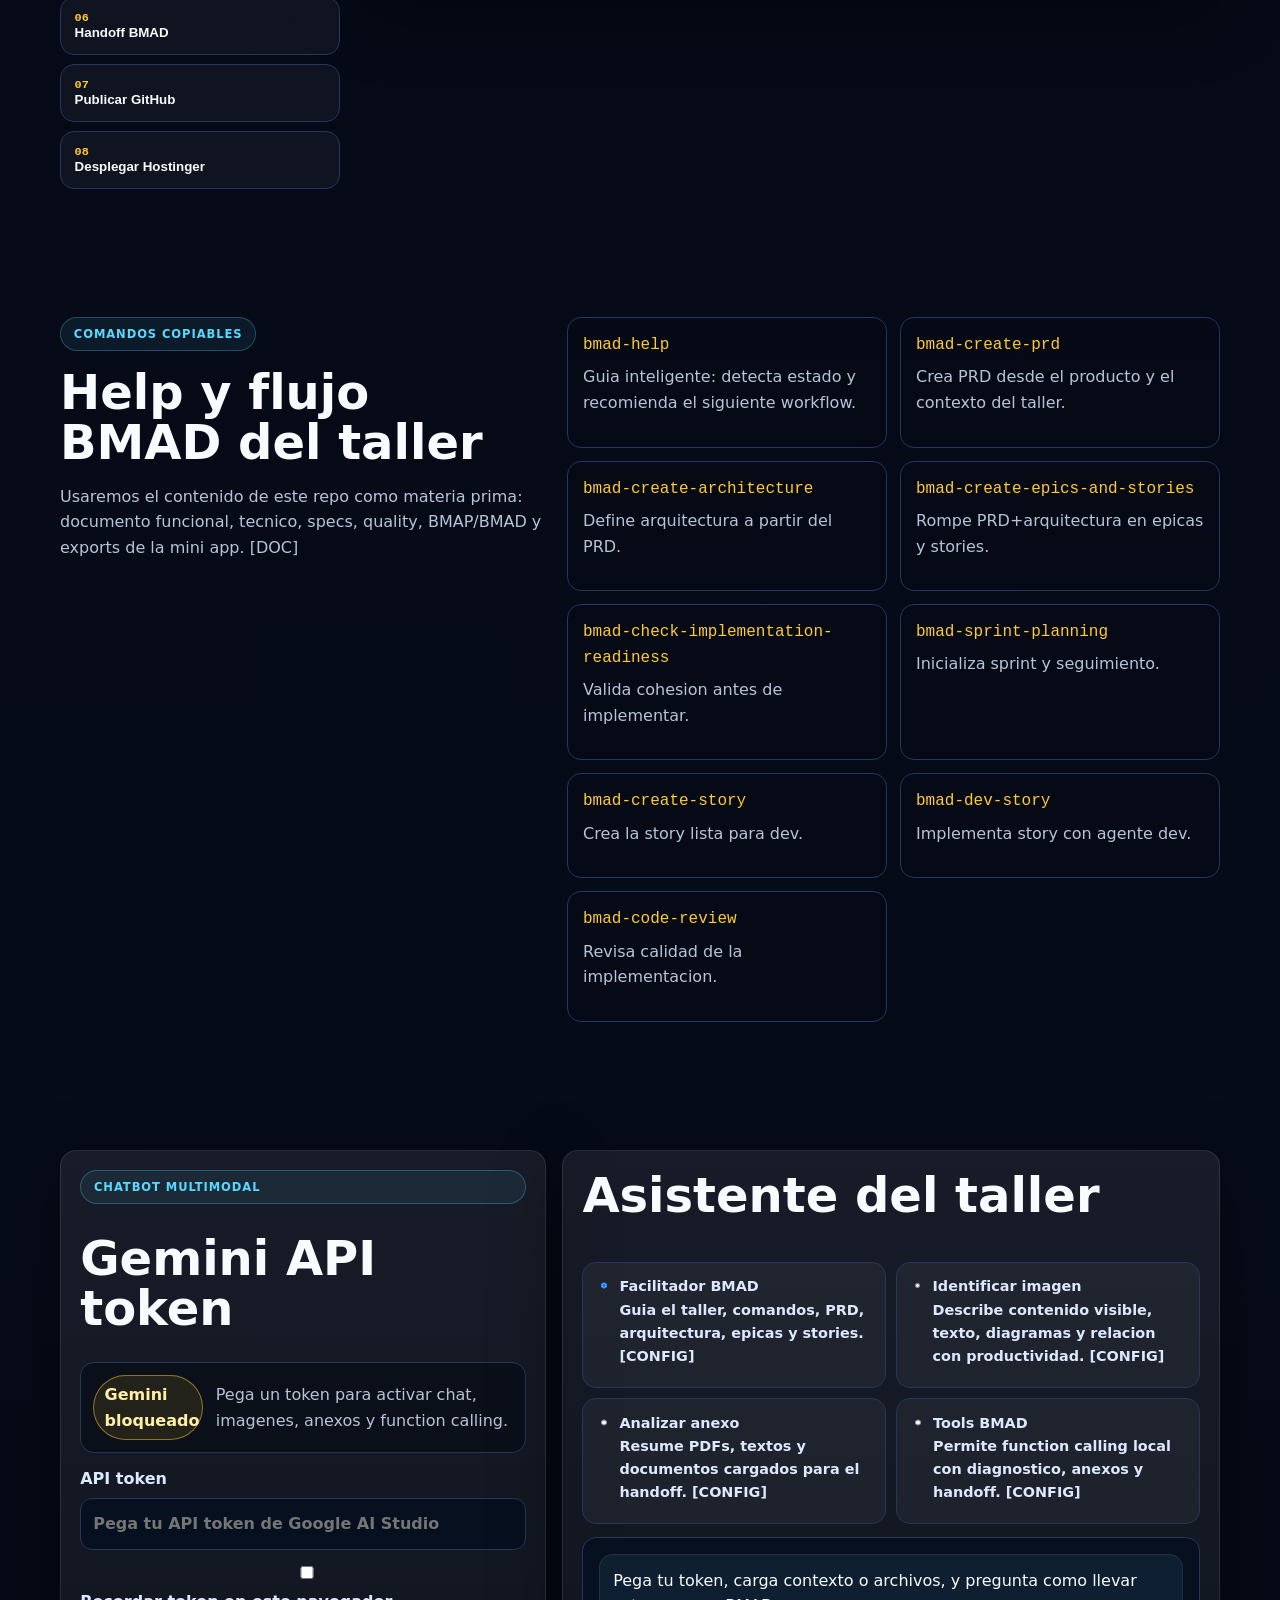
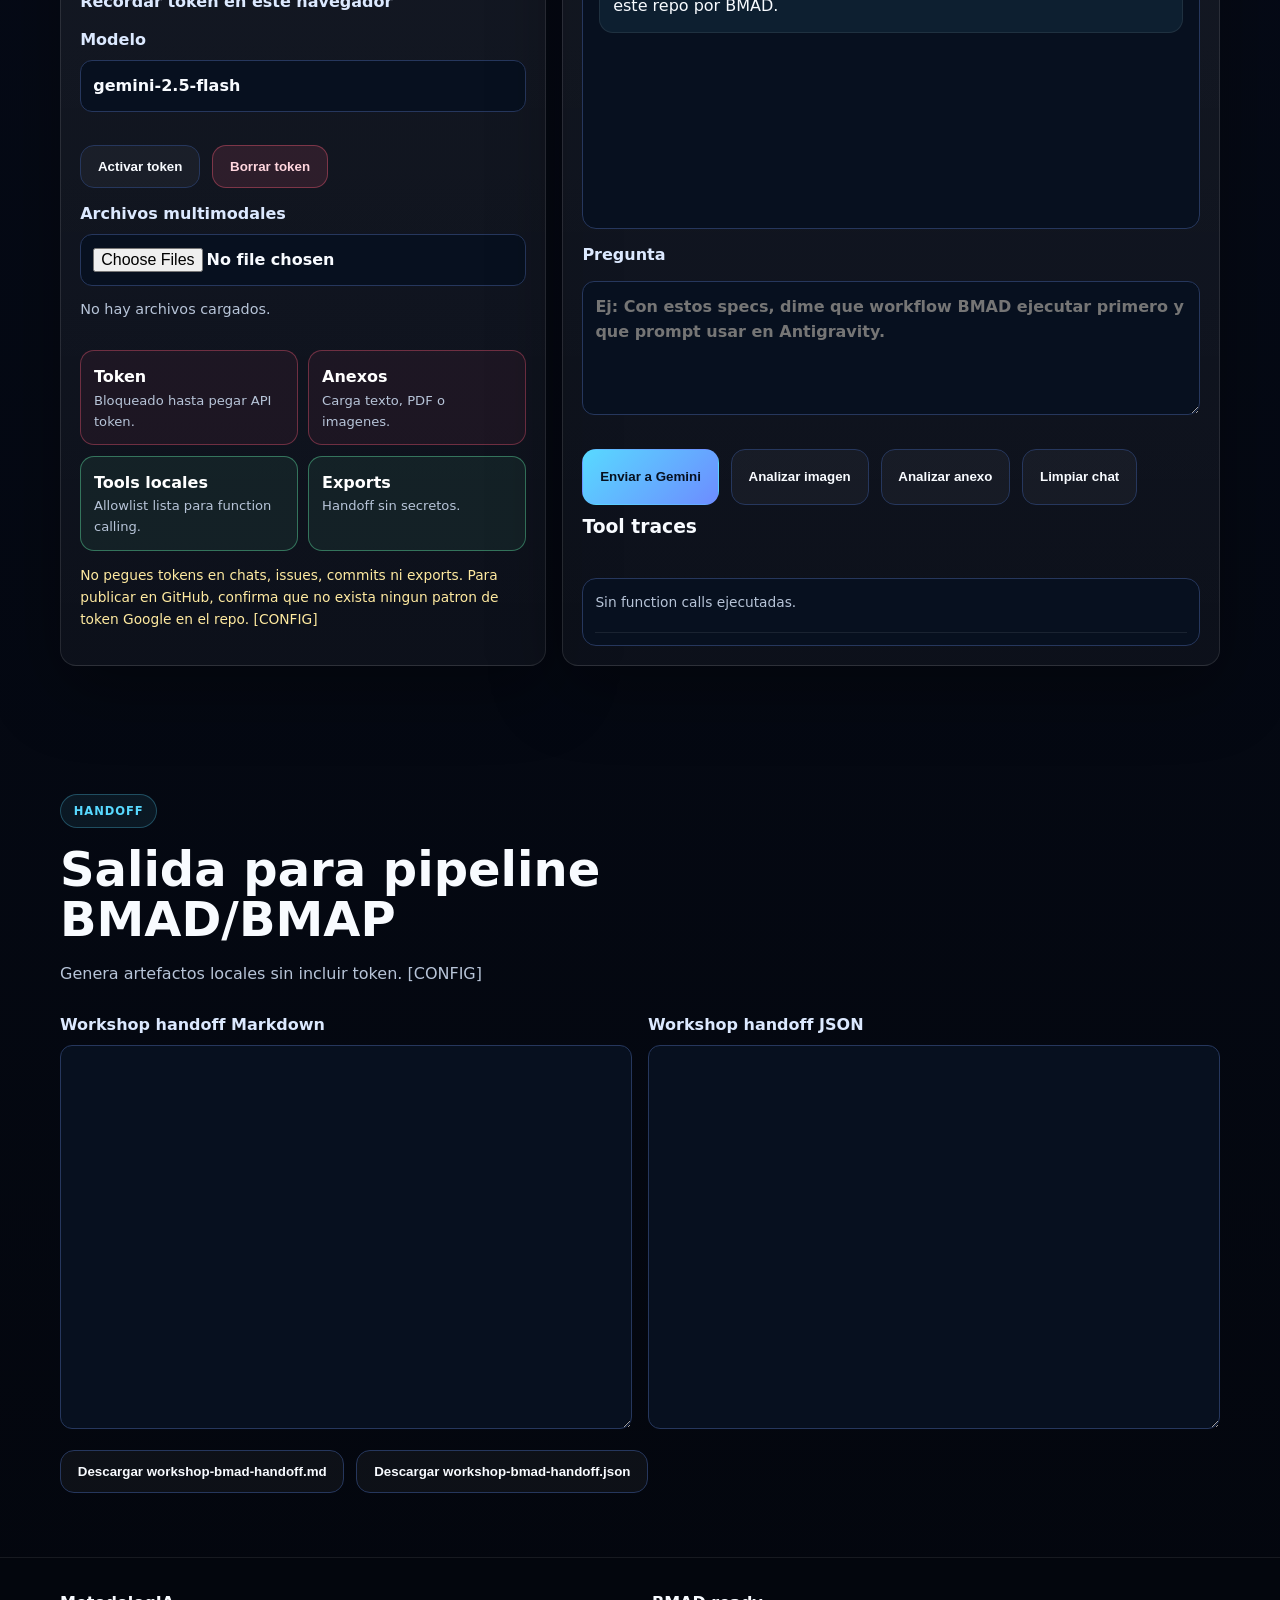
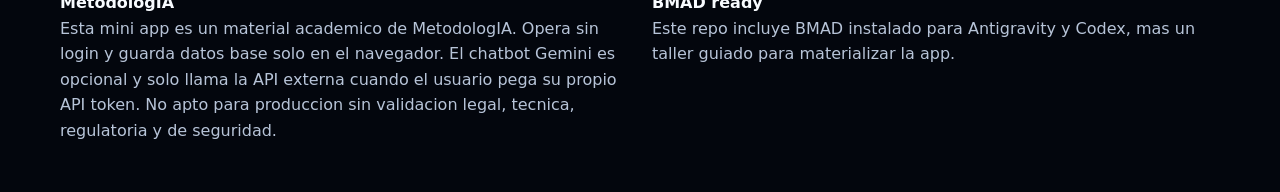
<file: workshop-bmad.html>
<!doctype html>
<html lang="es">
<head>
  <meta charset="utf-8">
  <meta name="viewport" content="width=device-width, initial-scale=1">
  <title>Workshop BMAD + Gemini | MetodologIA</title>
  <meta name="description" content="Esta mini app es un material academico de MetodologIA. Opera sin login y guarda datos base solo en el navegador. El chatbot Gemini es opcional y solo llama la API externa cuando el usuario pega su propio API token. No apto para produccion sin validacion legal, tecnica, regulatoria y de seguridad.">
  <link rel="icon" href="assets/favicon.svg" type="image/svg+xml">
  <link rel="stylesheet" href="assets/styles.css">
</head>
<body data-workshop-root>
  <header class="topbar">
    <a class="brand" href="index.html" aria-label="Ir a la app MetodologIA">
      <img class="brand-logo" src="assets/logo-metodologia.svg" alt="MetodologIA">
      <span><strong>Metodolog<span>IA</span></strong><small>De Ocupado a Productivo</small></span>
    </a>
    <nav class="nav"><a class="" href="index.html">App</a><a class="active" href="workshop-bmad.html">Workshop BMAD</a><a class="" href="documento-funcional.html">Documento funcional</a><a class="" href="documento-tecnico.html">Documento tecnico</a><a class="" href="prototipos/index.html">Prototipos</a><a class="" href="specs/00-product-vision.md">Specs</a><a class="" href="bmap/prd.md">BMAP/BMAD</a></nav>
  </header>
  <main>
    <section class="workshop-hero">
      <div class="wrap hero-grid">
        <div>
          <span class="eyebrow">Workshop guiado BMAD + Gemini</span>
          <h1>Cargar API key y dejar que la IA <span>vitamine</span> el entorno.</h1>
          <p class="lead">El flujo inicia activando Gemini desde pantalla; luego la IA carga contexto, revisa anexos y prepara el arranque BMAD/Antigravity/Codex con comandos, checklist y handoff. [DOC]</p>
          <div class="hero-actions"><a class="btn primary" href="#workshop">Cargar API key</a><a class="btn ghost" href="docs/bmad-workshop-help.md">Ver ayuda BMAD</a><a class="btn ghost" href="https://docs.bmad-method.org/tutorials/getting-started/">Docs BMAD</a></div>
        </div>
        <div class="hero-panel">
          <div class="metric"><strong>BMAD</strong><span>BMM + BMB + TEA</span></div>
          <div class="metric"><strong>56</strong><span>skills Antigravity</span></div>
          <div class="metric"><strong>56</strong><span>skills Codex</span></div>
          <div class="metric"><strong>BYOK</strong><span>Gemini API token</span></div>
        </div>
      </div>
    </section>
    <section class="wrap section">
      <aside class="notice"><strong>Uso academico y privacidad.</strong> Esta mini app es un material academico de MetodologIA. Opera sin login y guarda datos base solo en el navegador. El chatbot Gemini es opcional y solo llama la API externa cuando el usuario pega su propio API token. No apto para produccion sin validacion legal, tecnica, regulatoria y de seguridad. El API token no se exporta en BMAD/BMAP y no debe compartirse en GitHub. [CONFIG]</aside>
    </section>
    <section id="workshop" class="wrap section stepper">
      <aside class="step-list" aria-label="Pasos del taller">
        <button class="step-button active" type="button" data-step-target="0"><span>01</span>Cargar API key</button><button class="step-button " type="button" data-step-target="1"><span>02</span>IA inicializa entorno</button><button class="step-button " type="button" data-step-target="2"><span>03</span>Preparar entorno local</button><button class="step-button " type="button" data-step-target="3"><span>04</span>Instalar BMAD</button><button class="step-button " type="button" data-step-target="4"><span>05</span>Ejecutar bmad-help</button><button class="step-button " type="button" data-step-target="5"><span>06</span>Handoff BMAD</button><button class="step-button " type="button" data-step-target="6"><span>07</span>Publicar GitHub</button><button class="step-button " type="button" data-step-target="7"><span>08</span>Desplegar Hostinger</button>
      </aside>
      <div class="panel">
        <article class="step-pane active" data-step-pane="0"><span class="eyebrow">Paso 01</span><h2>Cargar API key y activar IA</h2><p>El taller empieza pegando el API token propio de Google AI Studio. Sin token, el workshop puede leerse, pero la IA no vitamina ni inicializa el entorno. [CONFIG]</p><div class="token-status"><span data-token-status class="status-pill warn">Gemini bloqueado</span><span data-token-status-copy>Pega un token para activar el asistente.</span></div><p class="copy-note">El token vive en el navegador, no se exporta y puede borrarse desde pantalla. [CONFIG]</p></article>
        <article class="step-pane" data-step-pane="1"><span class="eyebrow">Paso 02</span><h2>IA vitamina e inicializa entorno</h2><p>Con el token activo, Gemini carga contexto del repo, revisa anexos, ejecuta tools locales allowlisted y genera el arranque BMAD/Antigravity/Codex. La app estatica no ejecuta comandos del sistema; deja comandos y prompts listos para copiar. [CONFIG]</p><div class="toolbar"><button class="btn primary" type="button" data-ai-initialize>Vitamina e inicializa con IA</button><button class="btn ghost" type="button" data-load-repo-context>Cargar solo contexto</button></div><div class="status-line" data-ai-init-status>Inicializacion IA pendiente.</div><div class="status-line" data-repo-context-status>Contexto aun no cargado.</div><div class="file-list" data-repo-context-list></div><label>Salida de inicializacion IA<textarea data-ai-init-output rows="12" readonly placeholder="Aqui aparecera el arranque vitaminado para BMAD, Antigravity y Codex."></textarea></label></article>
        <article class="step-pane" data-step-pane="2"><span class="eyebrow">Paso 03</span><h2>Preparar entorno local</h2><p>Ejecutar las verificaciones que la IA deja priorizadas para el taller. [CONFIG]</p><pre><code>node -v
npm -v
gh auth status
git status --short
antigravity --version</code></pre></article>
        <article class="step-pane" data-step-pane="3"><span class="eyebrow">Paso 04</span><h2>Instalar BMAD</h2><p>Instalar BMM+BMB+TEA para Antigravity y Codex. [CONFIG]</p><pre><code>npx bmad-method install --yes \
  --modules bmm,bmb,tea \
  --tools antigravity,codex \
  --user-name "Javier Montaño" \
  --communication-language es \
  --document-output-language es \
  --output-folder _bmad-output</code></pre></article>
        <article class="step-pane" data-step-pane="4"><span class="eyebrow">Paso 05</span><h2>Ejecutar bmad-help</h2><p>Abrir el repo en Antigravity y pegar el prompt vitaminado por la IA. [CONFIG]</p><pre><code>antigravity -n .
bmad-help
bmad-help Quiero materializar esta mini app desde PRD, arquitectura, epicas y stories.</code></pre></article>
        <article class="step-pane" data-step-pane="5"><span class="eyebrow">Paso 06</span><h2>Generar handoff BMAD/BMAP</h2><p>Convertir conversacion, archivos cargados y diagnostico en entregables para agentes BMAD. [DOC]</p><button class="btn primary" type="button" data-generate-workshop-handoff>Generar handoff</button></article>
        <article class="step-pane" data-step-pane="6"><span class="eyebrow">Paso 07</span><h2>Publicar GitHub</h2><p>Subir el repo publico para que estudiantes lo clonen, revisen y desplieguen. [CONFIG]</p><pre><code>gh repo create JaviMontano/metodologia-ocupado-productivo-app --public --source . --remote origin --push</code></pre></article>
        <article class="step-pane" data-step-pane="7"><span class="eyebrow">Paso 08</span><h2>Desplegar Hostinger</h2><p>Subir todos los archivos y carpetas preservando rutas relativas. [SUPUESTO]</p><pre><code>public_html/
  index.html
  workshop-bmad.html
  assets/
  data/
  docs/
  prototipos/
  specs/
  quality/
  bmap/</code></pre></article>
      </div>
    </section>
    <section class="wrap section two-col">
      <div>
        <span class="eyebrow">Comandos copiables</span>
        <h2>Help y flujo BMAD del taller</h2>
        <p>Usaremos el contenido de este repo como materia prima: documento funcional, tecnico, specs, quality, BMAP/BMAD y exports de la mini app. [DOC]</p>
      </div>
      <div class="command-grid">
        <div class="command-card"><code>bmad-help</code><p>Guia inteligente: detecta estado y recomienda el siguiente workflow.</p></div><div class="command-card"><code>bmad-create-prd</code><p>Crea PRD desde el producto y el contexto del taller.</p></div><div class="command-card"><code>bmad-create-architecture</code><p>Define arquitectura a partir del PRD.</p></div><div class="command-card"><code>bmad-create-epics-and-stories</code><p>Rompe PRD+arquitectura en epicas y stories.</p></div><div class="command-card"><code>bmad-check-implementation-readiness</code><p>Valida cohesion antes de implementar.</p></div><div class="command-card"><code>bmad-sprint-planning</code><p>Inicializa sprint y seguimiento.</p></div><div class="command-card"><code>bmad-create-story</code><p>Crea la story lista para dev.</p></div><div class="command-card"><code>bmad-dev-story</code><p>Implementa story con agente dev.</p></div><div class="command-card"><code>bmad-code-review</code><p>Revisa calidad de la implementacion.</p></div>
      </div>
    </section>
    <section class="wrap section chat-shell">
      <div class="panel chat-config">
        <span class="eyebrow">Chatbot multimodal</span>
        <h2>Gemini API token</h2>
        <div class="token-status"><span data-token-status class="status-pill warn">Gemini bloqueado</span><span data-token-status-copy>Pega un token para activar el asistente.</span></div>
        <label>API token<input data-gemini-token type="password" autocomplete="off" placeholder="Pega tu API token de Google AI Studio"></label>
        <label><input data-remember-token type="checkbox"> Recordar token en este navegador</label>
        <label>Modelo<input data-gemini-model value="gemini-2.5-flash"></label>
        <div class="toolbar"><button class="btn ghost" type="button" data-save-gemini-token>Activar token</button><button class="btn danger" type="button" data-clear-gemini-token>Borrar token</button></div>
        <label>Archivos multimodales<input data-workshop-files type="file" multiple accept=".txt,.md,.json,.html,.pdf,image/png,image/jpeg,image/webp"></label>
        <div class="file-list" data-file-list><p>No hay archivos cargados.</p></div>
        <div class="capability-grid" aria-label="Capacidades Gemini">
          <div class="capability-card blocked" data-capability-card="token"><strong>Token</strong><span>Bloqueado hasta pegar API token.</span></div>
          <div class="capability-card blocked" data-capability-card="files"><strong>Anexos</strong><span>Carga texto, PDF o imagenes.</span></div>
          <div class="capability-card ready" data-capability-card="tools"><strong>Tools locales</strong><span>Allowlist lista para function calling.</span></div>
          <div class="capability-card ready" data-capability-card="exports"><strong>Exports</strong><span>Handoff sin secretos.</span></div>
        </div>
        <p class="copy-note">No pegues tokens en chats, issues, commits ni exports. Para publicar en GitHub, confirma que no exista ningun patron de token Google en el repo. [CONFIG]</p>
      </div>
      <div class="panel chat-panel">
        <h2>Asistente del taller</h2>
        <div class="mode-grid" role="radiogroup" aria-label="Modo del asistente">
          <label class="mode-option"><input type="radio" name="gemini-mode" value="facilitator" data-gemini-mode checked><span><strong>Facilitador BMAD</strong><br>Guia el taller, comandos, PRD, arquitectura, epicas y stories. [CONFIG]</span></label>
          <label class="mode-option"><input type="radio" name="gemini-mode" value="image" data-gemini-mode><span><strong>Identificar imagen</strong><br>Describe contenido visible, texto, diagramas y relacion con productividad. [CONFIG]</span></label>
          <label class="mode-option"><input type="radio" name="gemini-mode" value="annex" data-gemini-mode><span><strong>Analizar anexo</strong><br>Resume PDFs, textos y documentos cargados para el handoff. [CONFIG]</span></label>
          <label class="mode-option"><input type="radio" name="gemini-mode" value="tools" data-gemini-mode><span><strong>Tools BMAD</strong><br>Permite function calling local con diagnostico, anexos y handoff. [CONFIG]</span></label>
        </div>
        <div class="chat-log" data-chat-log><div class="chat-msg assistant">Pega tu token, carga contexto o archivos, y pregunta como llevar este repo por BMAD.</div></div>
        <label>Pregunta<textarea data-chat-input rows="4" placeholder="Ej: Con estos specs, dime que workflow BMAD ejecutar primero y que prompt usar en Antigravity."></textarea></label>
        <div class="toolbar"><button class="btn primary" type="button" data-send-chat>Enviar a Gemini</button><button class="btn ghost" type="button" data-analyze-image>Analizar imagen</button><button class="btn ghost" type="button" data-analyze-annex>Analizar anexo</button><button class="btn ghost" type="button" data-clear-chat>Limpiar chat</button></div>
        <h3>Tool traces</h3>
        <div class="tool-log" data-tool-log><div>Sin function calls ejecutadas.</div></div>
      </div>
    </section>
    <section class="wrap section">
      <div class="section-head"><span class="eyebrow">Handoff</span><h2>Salida para pipeline BMAD/BMAP</h2><p>Genera artefactos locales sin incluir token. [CONFIG]</p></div>
      <div class="handoff-grid">
        <label>Workshop handoff Markdown<textarea data-workshop-handoff-md rows="14" readonly></textarea></label>
        <label>Workshop handoff JSON<textarea data-workshop-handoff-json rows="14" readonly></textarea></label>
      </div>
      <div class="toolbar"><button class="btn ghost" type="button" data-download-workshop-md>Descargar workshop-bmad-handoff.md</button><button class="btn ghost" type="button" data-download-workshop-json>Descargar workshop-bmad-handoff.json</button></div>
    </section>
  </main>
  <footer class="footer">
    <div class="wrap footer-grid">
      <div><strong>MetodologIA</strong><p>Esta mini app es un material academico de MetodologIA. Opera sin login y guarda datos base solo en el navegador. El chatbot Gemini es opcional y solo llama la API externa cuando el usuario pega su propio API token. No apto para produccion sin validacion legal, tecnica, regulatoria y de seguridad.</p></div>
      <div><strong>BMAD ready</strong><p>Este repo incluye BMAD instalado para Antigravity y Codex, mas un taller guiado para materializar la app.</p></div>
    </div>
  </footer>
  <script src="assets/storage.js"></script>
  <script src="assets/diagnostic-engine.js"></script>
  <script src="assets/exporters.js"></script>
  <script src="assets/app.js"></script>
  <script src="assets/gemini-workshop.js"></script>
</body>
</html>
</file>
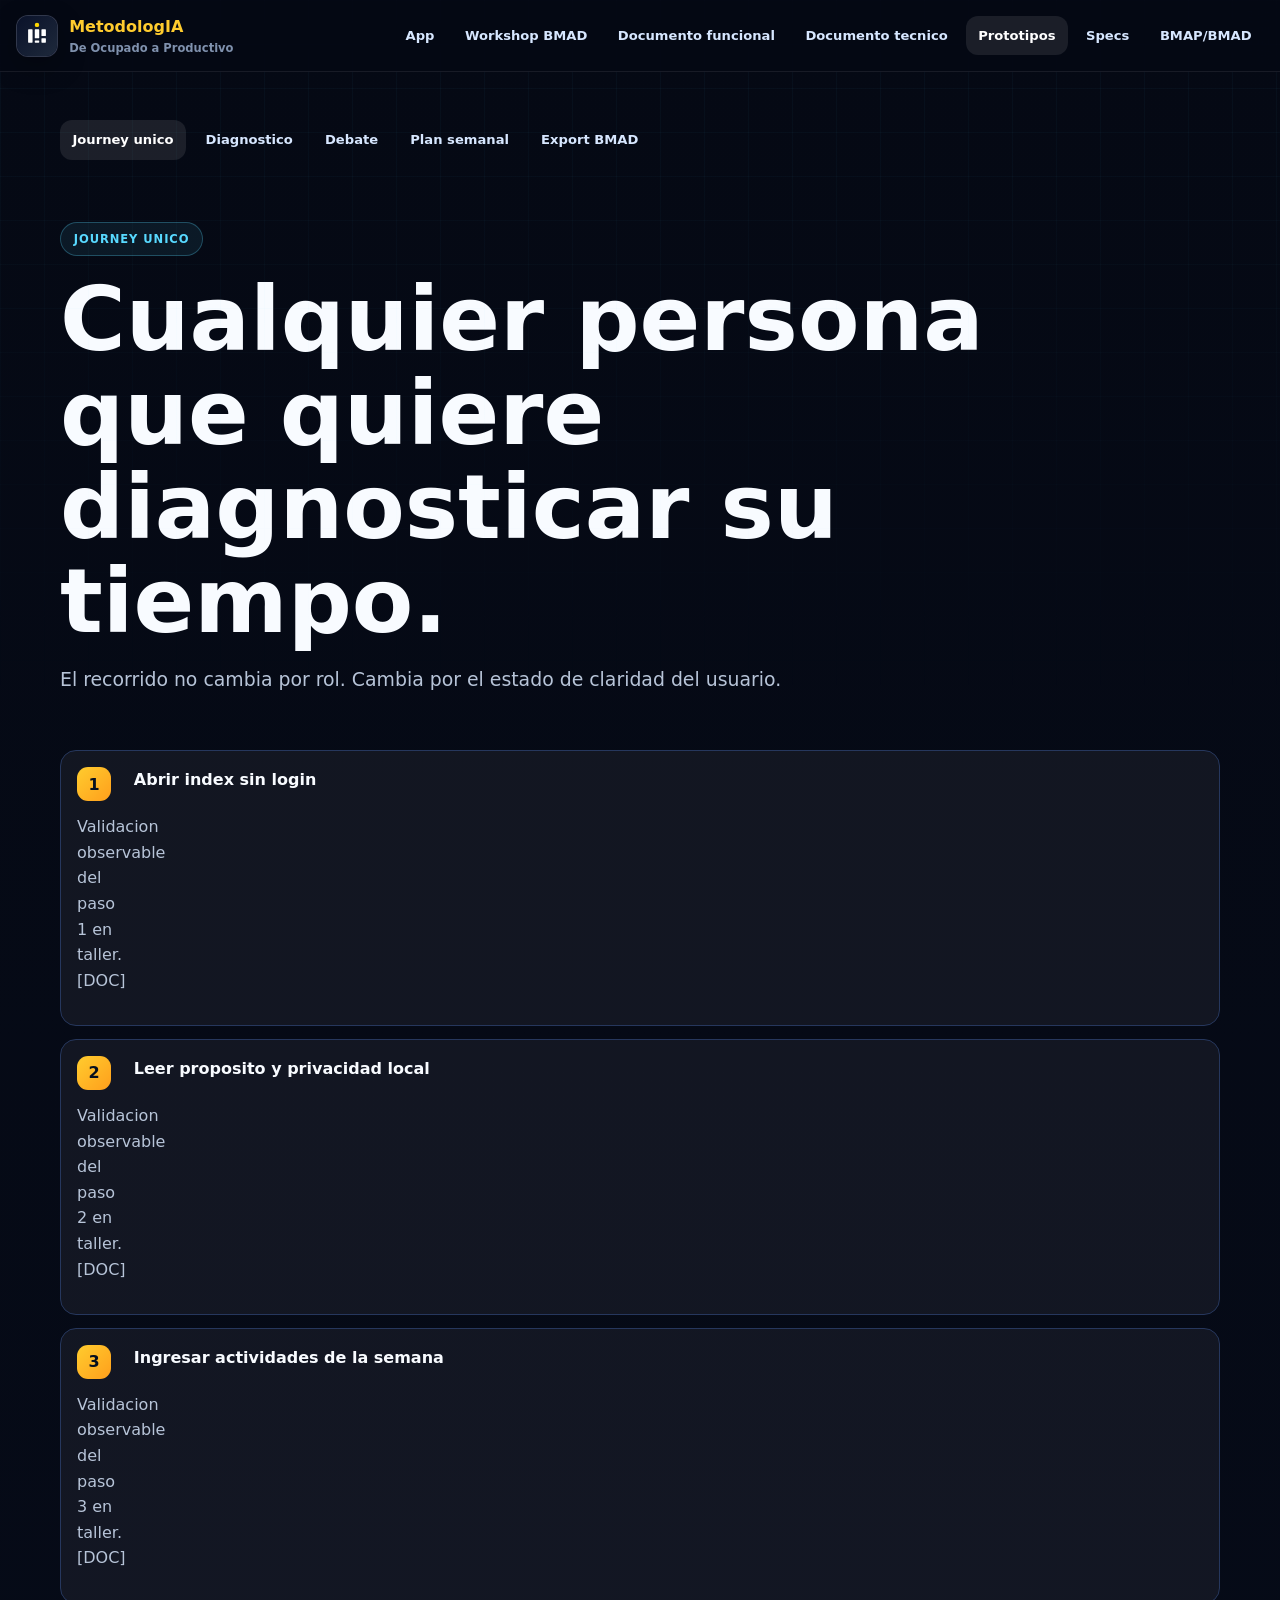
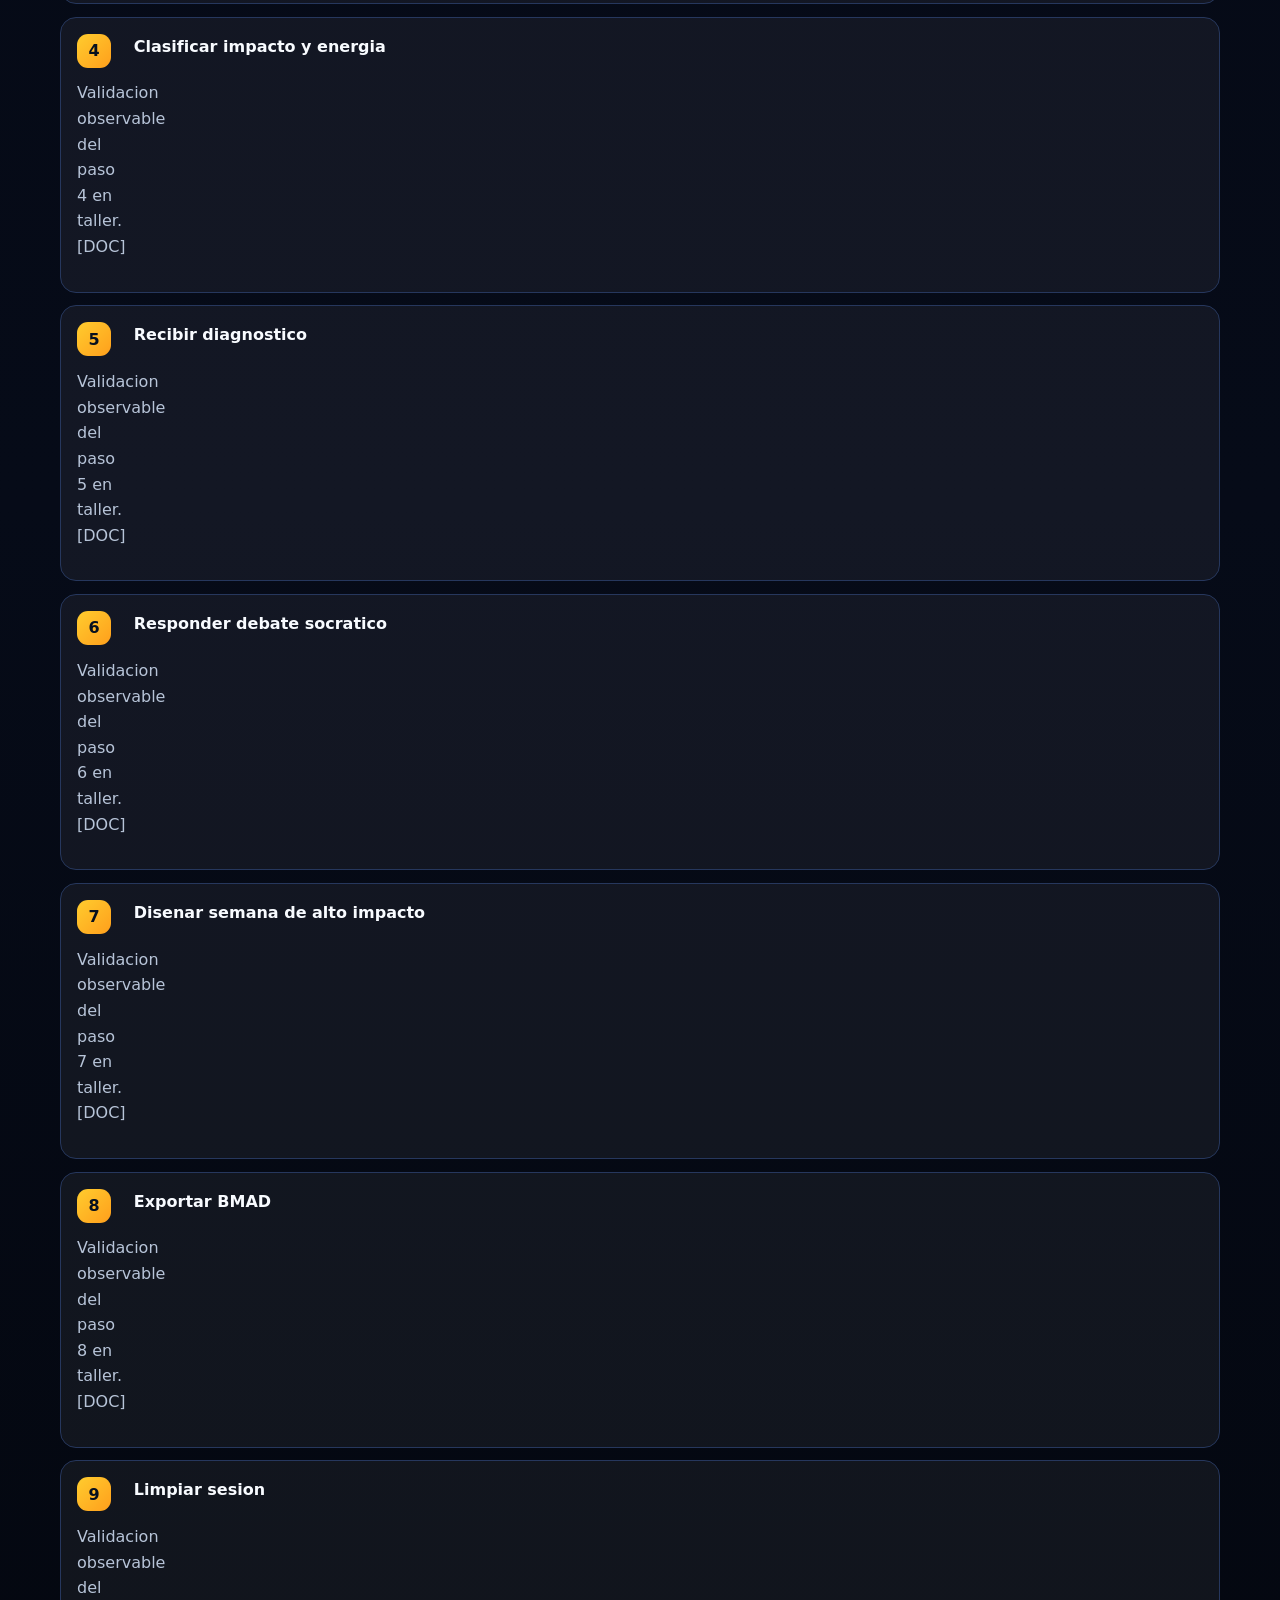
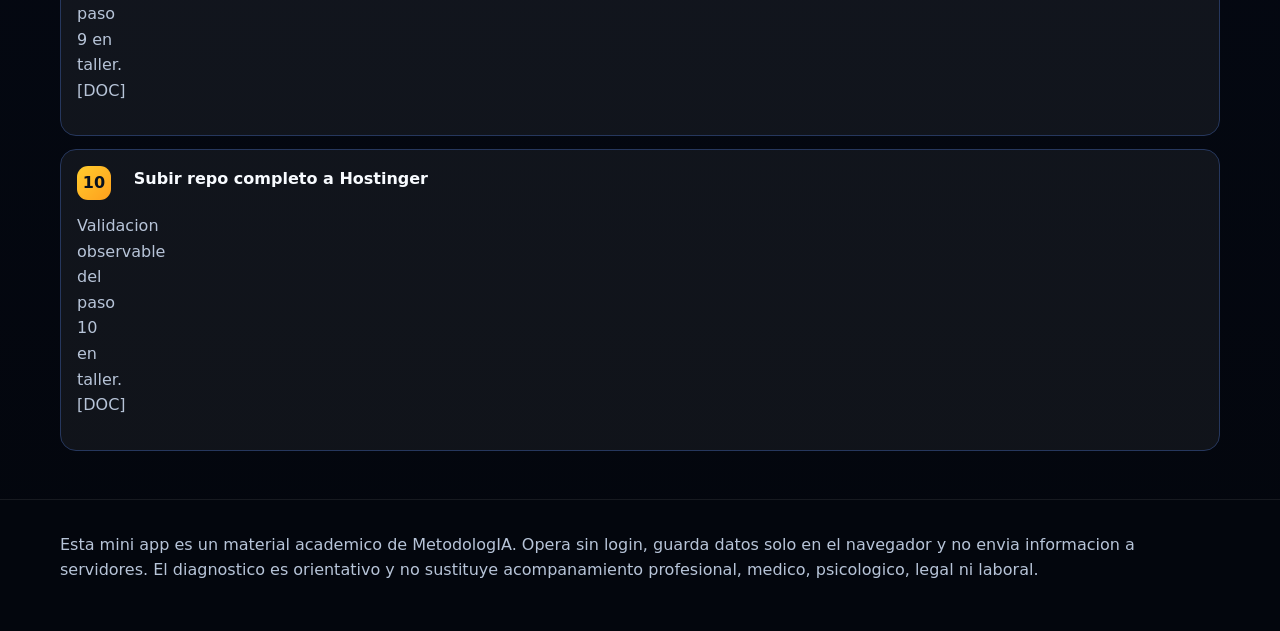
<file: prototipos/01-journey-usuario.html>
<!doctype html>
<html lang="es">
<head>
  <meta charset="utf-8">
  <meta name="viewport" content="width=device-width, initial-scale=1">
  <title>Journey unico | Prototipos | MetodologIA</title>
  <link rel="icon" href="../assets/favicon.svg" type="image/svg+xml">
  <link rel="stylesheet" href="../assets/styles.css">
</head>
<body>
  <header class="topbar">
    <a class="brand" href="../index.html" aria-label="Ir a la app MetodologIA">
      <img class="brand-logo" src="../assets/logo-metodologia.svg" alt="MetodologIA">
      <span><strong>Metodolog<span>IA</span></strong><small>De Ocupado a Productivo</small></span>
    </a>
    <nav class="nav"><a class="" href="../index.html">App</a><a class="" href="../workshop-bmad.html">Workshop BMAD</a><a class="" href="../documento-funcional.html">Documento funcional</a><a class="" href="../documento-tecnico.html">Documento tecnico</a><a class="active" href="../prototipos/index.html">Prototipos</a><a class="" href="../specs/00-product-vision.md">Specs</a><a class="" href="../bmap/prd.md">BMAP/BMAD</a></nav>
  </header>
  <main class="wrap doc">
    <div class="prototype-nav"><a class="active" href="01-journey-usuario.html">Journey unico</a><a class="" href="02-diagnostico.html">Diagnostico</a><a class="" href="03-debate-socratico.html">Debate</a><a class="" href="04-plan-semanal.html">Plan semanal</a><a class="" href="05-export-bmad.html">Export BMAD</a></div>
    <section class="doc-hero"><span class="eyebrow">Journey unico</span><h1>Cualquier persona que quiere diagnosticar su tiempo.</h1><p class="lead">El recorrido no cambia por rol. Cambia por el estado de claridad del usuario.</p></section><div class="timeline"><div><span>1</span><strong>Abrir index sin login</strong><p>Validacion observable del paso 1 en taller. [DOC]</p></div><div><span>2</span><strong>Leer proposito y privacidad local</strong><p>Validacion observable del paso 2 en taller. [DOC]</p></div><div><span>3</span><strong>Ingresar actividades de la semana</strong><p>Validacion observable del paso 3 en taller. [DOC]</p></div><div><span>4</span><strong>Clasificar impacto y energia</strong><p>Validacion observable del paso 4 en taller. [DOC]</p></div><div><span>5</span><strong>Recibir diagnostico</strong><p>Validacion observable del paso 5 en taller. [DOC]</p></div><div><span>6</span><strong>Responder debate socratico</strong><p>Validacion observable del paso 6 en taller. [DOC]</p></div><div><span>7</span><strong>Disenar semana de alto impacto</strong><p>Validacion observable del paso 7 en taller. [DOC]</p></div><div><span>8</span><strong>Exportar BMAD</strong><p>Validacion observable del paso 8 en taller. [DOC]</p></div><div><span>9</span><strong>Limpiar sesion</strong><p>Validacion observable del paso 9 en taller. [DOC]</p></div><div><span>10</span><strong>Subir repo completo a Hostinger</strong><p>Validacion observable del paso 10 en taller. [DOC]</p></div></div>
  </main>
  <footer class="footer"><div class="wrap"><p>Esta mini app es un material academico de MetodologIA. Opera sin login, guarda datos solo en el navegador y no envia informacion a servidores. El diagnostico es orientativo y no sustituye acompanamiento profesional, medico, psicologico, legal ni laboral.</p></div></footer>
  <script src="../assets/storage.js"></script>
  <script src="../assets/diagnostic-engine.js"></script>
  <script src="../assets/exporters.js"></script>
  <script src="../assets/app.js"></script>
</body>
</html>
</file>
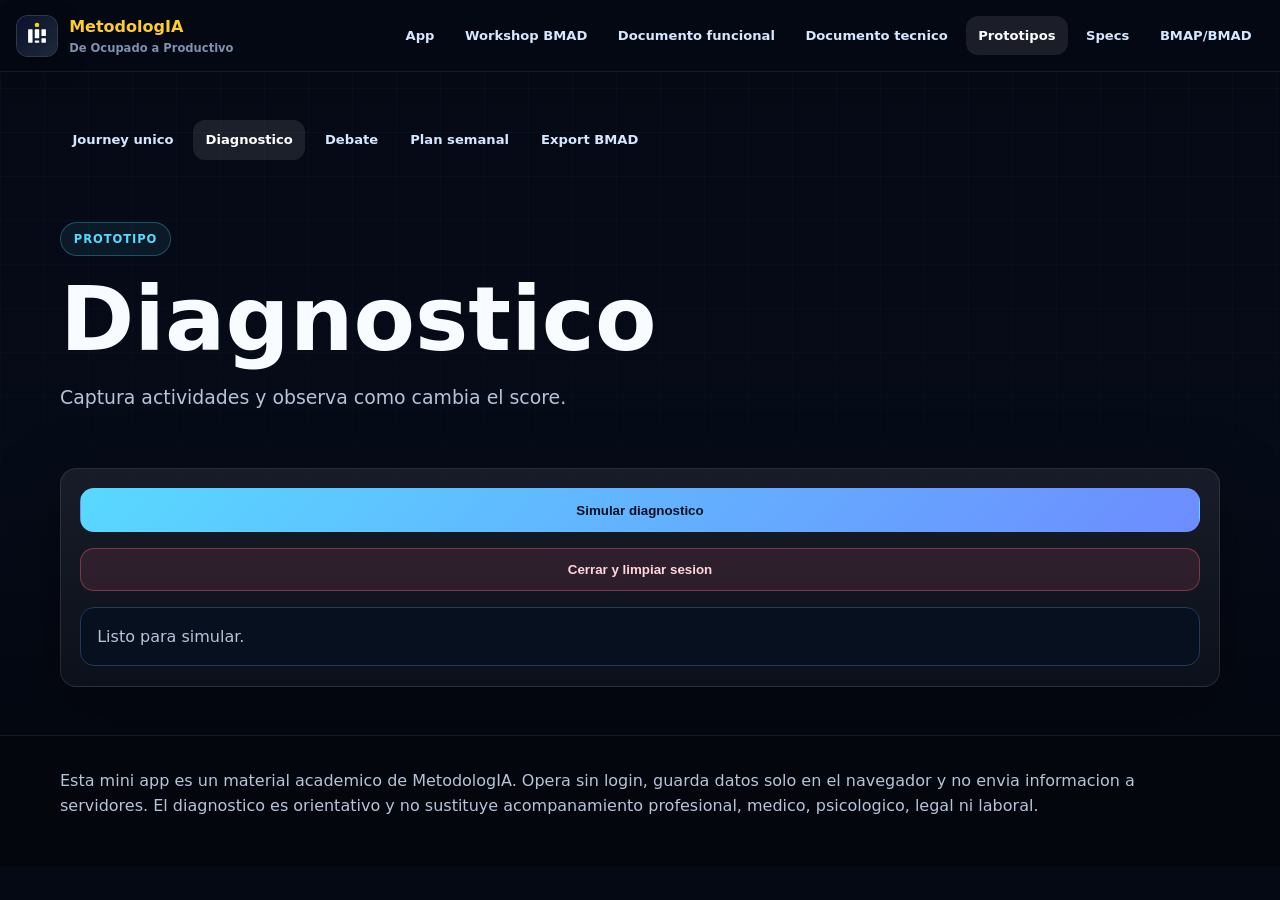
<file: prototipos/02-diagnostico.html>
<!doctype html>
<html lang="es">
<head>
  <meta charset="utf-8">
  <meta name="viewport" content="width=device-width, initial-scale=1">
  <title>Diagnostico | Prototipos | MetodologIA</title>
  <link rel="icon" href="../assets/favicon.svg" type="image/svg+xml">
  <link rel="stylesheet" href="../assets/styles.css">
</head>
<body>
  <header class="topbar">
    <a class="brand" href="../index.html" aria-label="Ir a la app MetodologIA">
      <img class="brand-logo" src="../assets/logo-metodologia.svg" alt="MetodologIA">
      <span><strong>Metodolog<span>IA</span></strong><small>De Ocupado a Productivo</small></span>
    </a>
    <nav class="nav"><a class="" href="../index.html">App</a><a class="" href="../workshop-bmad.html">Workshop BMAD</a><a class="" href="../documento-funcional.html">Documento funcional</a><a class="" href="../documento-tecnico.html">Documento tecnico</a><a class="active" href="../prototipos/index.html">Prototipos</a><a class="" href="../specs/00-product-vision.md">Specs</a><a class="" href="../bmap/prd.md">BMAP/BMAD</a></nav>
  </header>
  <main class="wrap doc">
    <div class="prototype-nav"><a class="" href="01-journey-usuario.html">Journey unico</a><a class="active" href="02-diagnostico.html">Diagnostico</a><a class="" href="03-debate-socratico.html">Debate</a><a class="" href="04-plan-semanal.html">Plan semanal</a><a class="" href="05-export-bmad.html">Export BMAD</a></div>
    <section class="doc-hero"><span class="eyebrow">Prototipo</span><h1>Diagnostico</h1><p class="lead">Captura actividades y observa como cambia el score.</p></section><div class="panel prototype-demo"><button class="btn primary" type="button" data-proto-action>Simular diagnostico</button><button class="btn danger" type="button" data-clear-session>Cerrar y limpiar sesion</button><div class="demo-output" data-proto-output>Listo para simular.</div></div>
  </main>
  <footer class="footer"><div class="wrap"><p>Esta mini app es un material academico de MetodologIA. Opera sin login, guarda datos solo en el navegador y no envia informacion a servidores. El diagnostico es orientativo y no sustituye acompanamiento profesional, medico, psicologico, legal ni laboral.</p></div></footer>
  <script src="../assets/storage.js"></script>
  <script src="../assets/diagnostic-engine.js"></script>
  <script src="../assets/exporters.js"></script>
  <script src="../assets/app.js"></script>
</body>
</html>
</file>
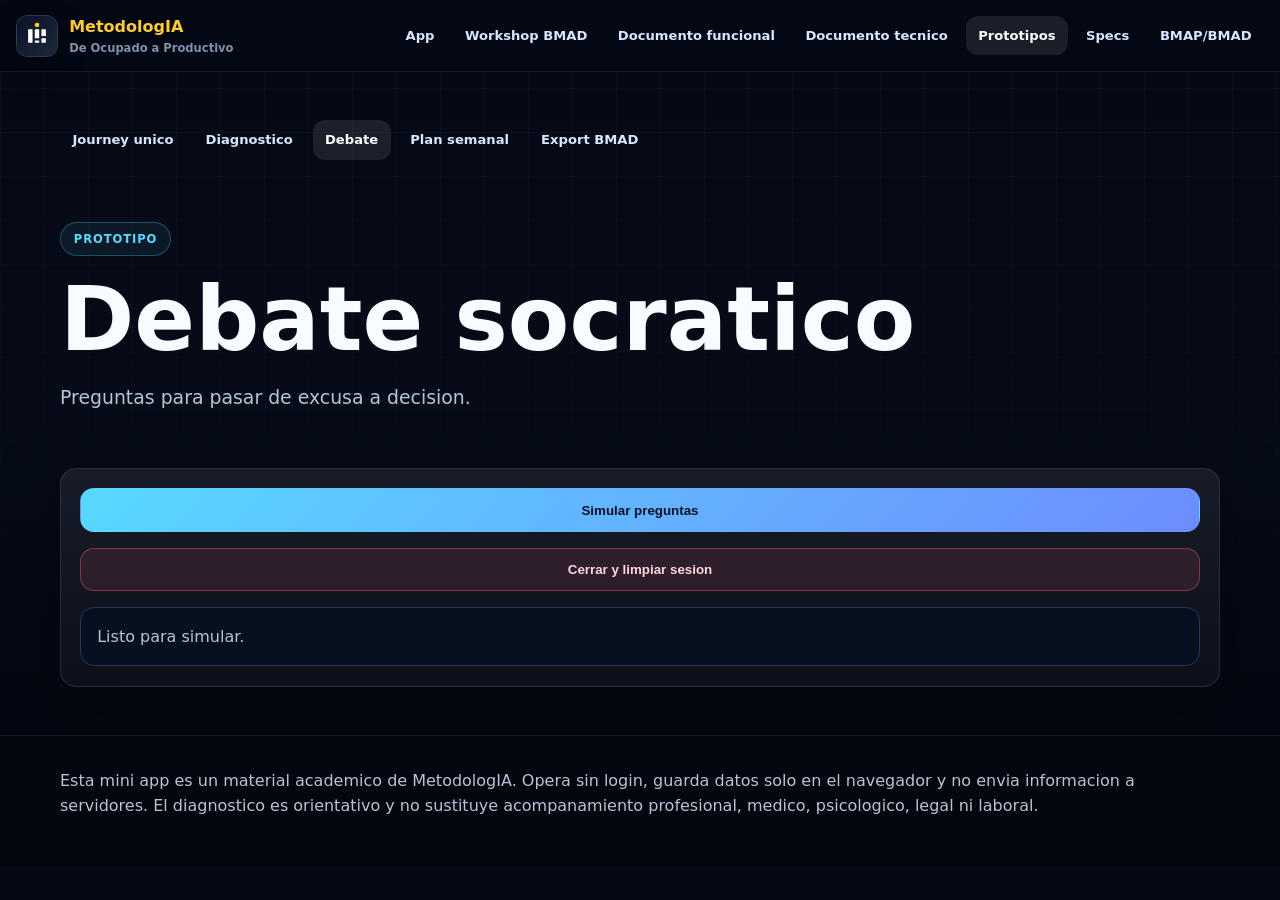
<file: prototipos/03-debate-socratico.html>
<!doctype html>
<html lang="es">
<head>
  <meta charset="utf-8">
  <meta name="viewport" content="width=device-width, initial-scale=1">
  <title>Debate socratico | Prototipos | MetodologIA</title>
  <link rel="icon" href="../assets/favicon.svg" type="image/svg+xml">
  <link rel="stylesheet" href="../assets/styles.css">
</head>
<body>
  <header class="topbar">
    <a class="brand" href="../index.html" aria-label="Ir a la app MetodologIA">
      <img class="brand-logo" src="../assets/logo-metodologia.svg" alt="MetodologIA">
      <span><strong>Metodolog<span>IA</span></strong><small>De Ocupado a Productivo</small></span>
    </a>
    <nav class="nav"><a class="" href="../index.html">App</a><a class="" href="../workshop-bmad.html">Workshop BMAD</a><a class="" href="../documento-funcional.html">Documento funcional</a><a class="" href="../documento-tecnico.html">Documento tecnico</a><a class="active" href="../prototipos/index.html">Prototipos</a><a class="" href="../specs/00-product-vision.md">Specs</a><a class="" href="../bmap/prd.md">BMAP/BMAD</a></nav>
  </header>
  <main class="wrap doc">
    <div class="prototype-nav"><a class="" href="01-journey-usuario.html">Journey unico</a><a class="" href="02-diagnostico.html">Diagnostico</a><a class="active" href="03-debate-socratico.html">Debate</a><a class="" href="04-plan-semanal.html">Plan semanal</a><a class="" href="05-export-bmad.html">Export BMAD</a></div>
    <section class="doc-hero"><span class="eyebrow">Prototipo</span><h1>Debate socratico</h1><p class="lead">Preguntas para pasar de excusa a decision.</p></section><div class="panel prototype-demo"><button class="btn primary" type="button" data-proto-action>Simular preguntas</button><button class="btn danger" type="button" data-clear-session>Cerrar y limpiar sesion</button><div class="demo-output" data-proto-output>Listo para simular.</div></div>
  </main>
  <footer class="footer"><div class="wrap"><p>Esta mini app es un material academico de MetodologIA. Opera sin login, guarda datos solo en el navegador y no envia informacion a servidores. El diagnostico es orientativo y no sustituye acompanamiento profesional, medico, psicologico, legal ni laboral.</p></div></footer>
  <script src="../assets/storage.js"></script>
  <script src="../assets/diagnostic-engine.js"></script>
  <script src="../assets/exporters.js"></script>
  <script src="../assets/app.js"></script>
</body>
</html>
</file>
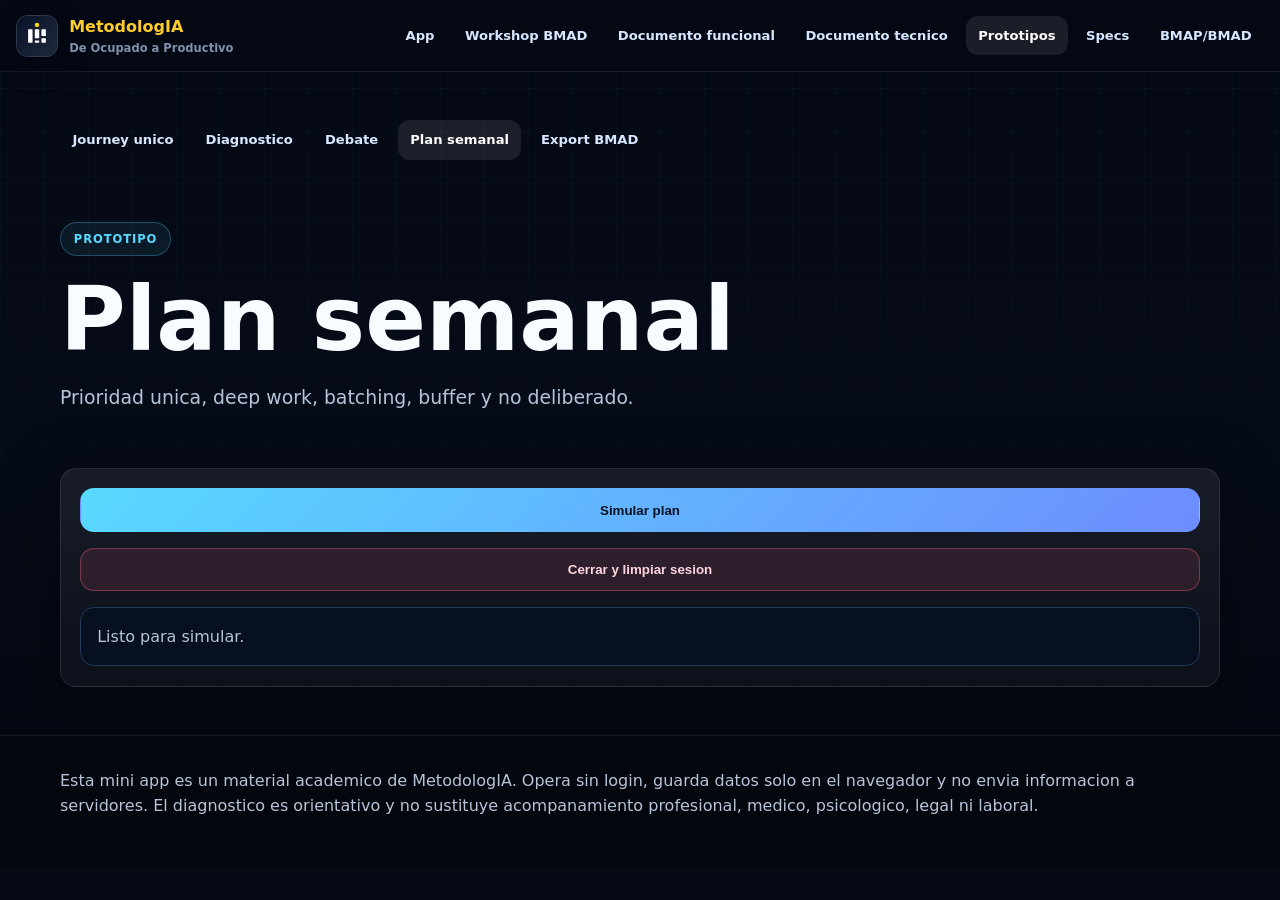
<file: prototipos/04-plan-semanal.html>
<!doctype html>
<html lang="es">
<head>
  <meta charset="utf-8">
  <meta name="viewport" content="width=device-width, initial-scale=1">
  <title>Plan semanal | Prototipos | MetodologIA</title>
  <link rel="icon" href="../assets/favicon.svg" type="image/svg+xml">
  <link rel="stylesheet" href="../assets/styles.css">
</head>
<body>
  <header class="topbar">
    <a class="brand" href="../index.html" aria-label="Ir a la app MetodologIA">
      <img class="brand-logo" src="../assets/logo-metodologia.svg" alt="MetodologIA">
      <span><strong>Metodolog<span>IA</span></strong><small>De Ocupado a Productivo</small></span>
    </a>
    <nav class="nav"><a class="" href="../index.html">App</a><a class="" href="../workshop-bmad.html">Workshop BMAD</a><a class="" href="../documento-funcional.html">Documento funcional</a><a class="" href="../documento-tecnico.html">Documento tecnico</a><a class="active" href="../prototipos/index.html">Prototipos</a><a class="" href="../specs/00-product-vision.md">Specs</a><a class="" href="../bmap/prd.md">BMAP/BMAD</a></nav>
  </header>
  <main class="wrap doc">
    <div class="prototype-nav"><a class="" href="01-journey-usuario.html">Journey unico</a><a class="" href="02-diagnostico.html">Diagnostico</a><a class="" href="03-debate-socratico.html">Debate</a><a class="active" href="04-plan-semanal.html">Plan semanal</a><a class="" href="05-export-bmad.html">Export BMAD</a></div>
    <section class="doc-hero"><span class="eyebrow">Prototipo</span><h1>Plan semanal</h1><p class="lead">Prioridad unica, deep work, batching, buffer y no deliberado.</p></section><div class="panel prototype-demo"><button class="btn primary" type="button" data-proto-action>Simular plan</button><button class="btn danger" type="button" data-clear-session>Cerrar y limpiar sesion</button><div class="demo-output" data-proto-output>Listo para simular.</div></div>
  </main>
  <footer class="footer"><div class="wrap"><p>Esta mini app es un material academico de MetodologIA. Opera sin login, guarda datos solo en el navegador y no envia informacion a servidores. El diagnostico es orientativo y no sustituye acompanamiento profesional, medico, psicologico, legal ni laboral.</p></div></footer>
  <script src="../assets/storage.js"></script>
  <script src="../assets/diagnostic-engine.js"></script>
  <script src="../assets/exporters.js"></script>
  <script src="../assets/app.js"></script>
</body>
</html>
</file>
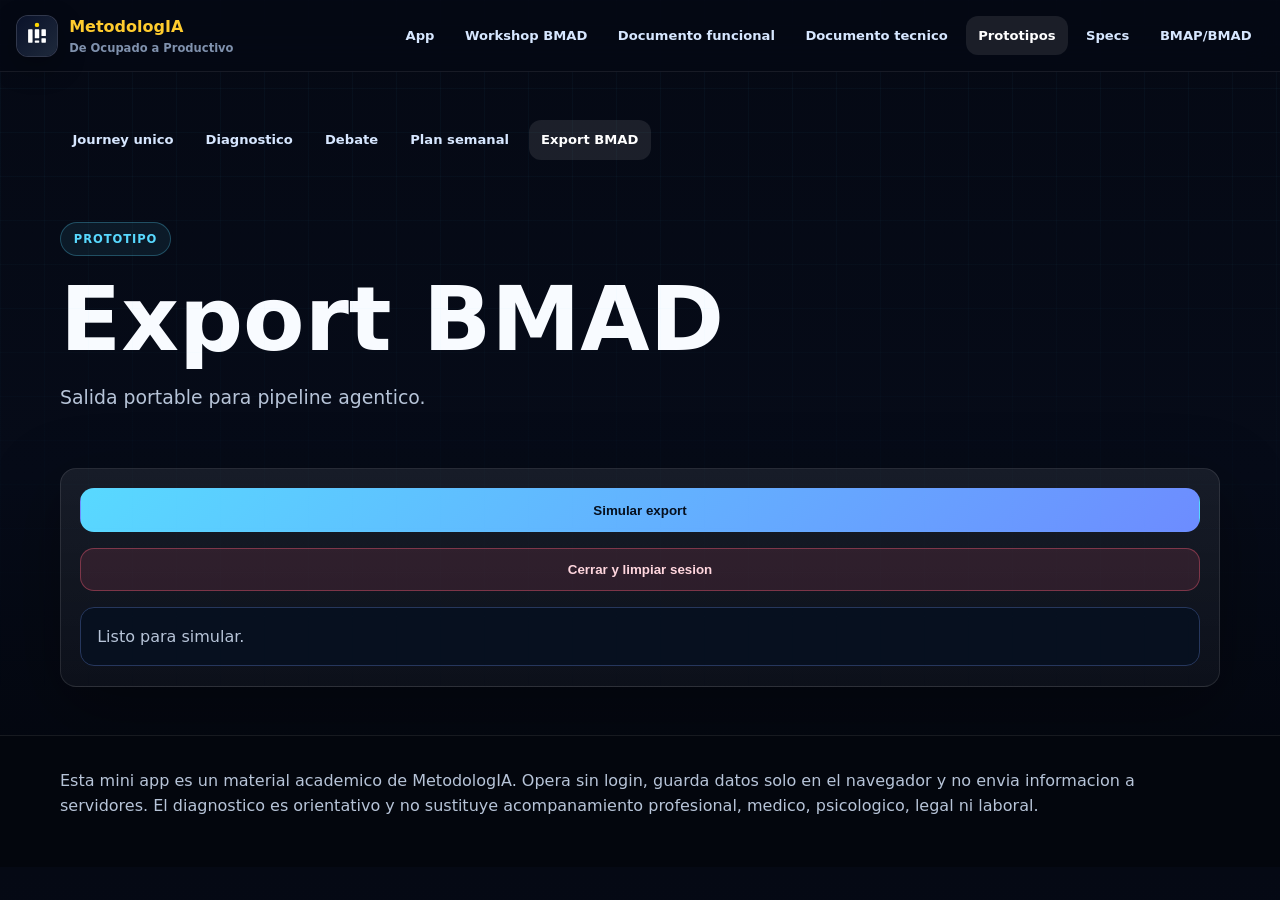
<file: prototipos/05-export-bmad.html>
<!doctype html>
<html lang="es">
<head>
  <meta charset="utf-8">
  <meta name="viewport" content="width=device-width, initial-scale=1">
  <title>Export BMAD | Prototipos | MetodologIA</title>
  <link rel="icon" href="../assets/favicon.svg" type="image/svg+xml">
  <link rel="stylesheet" href="../assets/styles.css">
</head>
<body>
  <header class="topbar">
    <a class="brand" href="../index.html" aria-label="Ir a la app MetodologIA">
      <img class="brand-logo" src="../assets/logo-metodologia.svg" alt="MetodologIA">
      <span><strong>Metodolog<span>IA</span></strong><small>De Ocupado a Productivo</small></span>
    </a>
    <nav class="nav"><a class="" href="../index.html">App</a><a class="" href="../workshop-bmad.html">Workshop BMAD</a><a class="" href="../documento-funcional.html">Documento funcional</a><a class="" href="../documento-tecnico.html">Documento tecnico</a><a class="active" href="../prototipos/index.html">Prototipos</a><a class="" href="../specs/00-product-vision.md">Specs</a><a class="" href="../bmap/prd.md">BMAP/BMAD</a></nav>
  </header>
  <main class="wrap doc">
    <div class="prototype-nav"><a class="" href="01-journey-usuario.html">Journey unico</a><a class="" href="02-diagnostico.html">Diagnostico</a><a class="" href="03-debate-socratico.html">Debate</a><a class="" href="04-plan-semanal.html">Plan semanal</a><a class="active" href="05-export-bmad.html">Export BMAD</a></div>
    <section class="doc-hero"><span class="eyebrow">Prototipo</span><h1>Export BMAD</h1><p class="lead">Salida portable para pipeline agentico.</p></section><div class="panel prototype-demo"><button class="btn primary" type="button" data-proto-action>Simular export</button><button class="btn danger" type="button" data-clear-session>Cerrar y limpiar sesion</button><div class="demo-output" data-proto-output>Listo para simular.</div></div>
  </main>
  <footer class="footer"><div class="wrap"><p>Esta mini app es un material academico de MetodologIA. Opera sin login, guarda datos solo en el navegador y no envia informacion a servidores. El diagnostico es orientativo y no sustituye acompanamiento profesional, medico, psicologico, legal ni laboral.</p></div></footer>
  <script src="../assets/storage.js"></script>
  <script src="../assets/diagnostic-engine.js"></script>
  <script src="../assets/exporters.js"></script>
  <script src="../assets/app.js"></script>
</body>
</html>
</file>
<file: assets/styles.css>
:root{--bg:#050914;--bg2:#0b1324;--panel:#10192d;--panel2:#15213a;--line:#26375d;--text:#f8fbff;--muted:#b7c4d8;--cyan:#58d9ff;--blue:#6d8cff;--gold:#ffcc2e;--orange:#ff9f1c;--danger:#ff5c7a;--ok:#62e6a8;--radius:16px;--shadow:0 22px 70px rgba(0,0,0,.36);font-family:Inter,ui-sans-serif,system-ui,-apple-system,BlinkMacSystemFont,"Segoe UI",sans-serif}
*{box-sizing:border-box;min-width:0}html{scroll-behavior:smooth}body{margin:0;background:linear-gradient(180deg,var(--bg),#060b18 55%,#03060d);color:var(--text);font-family:Inter,ui-sans-serif,system-ui,-apple-system,BlinkMacSystemFont,"Segoe UI",sans-serif;line-height:1.6;overflow-x:hidden}body:before{content:"";position:fixed;inset:0;pointer-events:none;background:linear-gradient(rgba(88,217,255,.04) 1px,transparent 1px),linear-gradient(90deg,rgba(88,217,255,.04) 1px,transparent 1px);background-size:44px 44px;mask-image:linear-gradient(to bottom,black,transparent 80%)}
a{color:inherit;text-decoration:none}p{color:var(--muted);margin:0 0 1rem}h1,h2,h3{line-height:1.05;margin:0 0 1rem;letter-spacing:0}h1{font-size:clamp(2.4rem,7vw,5.8rem);max-width:980px}h2{font-size:clamp(1.7rem,4vw,3rem)}h1 span,.brand span{color:var(--gold)}code,pre{font-family:ui-monospace,SFMono-Regular,Menlo,monospace}pre{white-space:pre-wrap;background:#050914;border:1px solid var(--line);border-radius:14px;padding:1rem;overflow:auto;color:#d7e7ff}.wrap{width:min(1160px,calc(100% - 40px));margin:0 auto}.topbar{position:sticky;top:0;z-index:40;display:flex;align-items:center;gap:1rem;padding:.85rem 1rem;background:rgba(5,9,20,.86);border-bottom:1px solid rgba(255,255,255,.08);backdrop-filter:blur(16px)}.brand{display:flex;align-items:center;gap:.7rem}.brand strong{font-size:1rem}.brand small{display:block;color:#7f91ad;font-weight:700;font-size:.72rem}.nav{margin-left:auto;display:flex;gap:.35rem;flex-wrap:wrap}.nav a,.prototype-nav a{padding:.58rem .78rem;border-radius:12px;color:#d7e7ff;font-weight:800;font-size:.82rem}.nav a:hover,.nav a.active,.prototype-nav a.active{background:rgba(255,255,255,.09);color:white}.hero{padding:6rem 0 4rem}.tool-hero{min-height:calc(100vh - 72px);display:flex;align-items:center}.hero-grid{display:grid;grid-template-columns:1.15fr .85fr;gap:2rem;align-items:center}.lead{font-size:1.18rem;max-width:780px}.eyebrow{display:inline-block;color:var(--cyan);border:1px solid rgba(88,217,255,.28);background:rgba(88,217,255,.08);border-radius:999px;padding:.42rem .8rem;font-weight:900;font-size:.72rem;letter-spacing:.08em;text-transform:uppercase;margin-bottom:1rem}.btn{border:1px solid var(--line);border-radius:14px;padding:.82rem 1.05rem;font-weight:900;display:inline-flex;align-items:center;justify-content:center;gap:.45rem;cursor:pointer;background:var(--panel);color:var(--text)}.btn.primary{background:linear-gradient(135deg,var(--cyan),var(--blue));border-color:transparent;color:#06101f}.btn.ghost{background:rgba(255,255,255,.04)}.btn.danger{background:rgba(255,92,122,.12);border-color:rgba(255,92,122,.38);color:#ffd6de}.hero-actions,.toolbar{display:flex;flex-wrap:wrap;gap:.75rem;margin-top:1.3rem}.hero-panel,.panel,.notice,.doc-section,.result-card,.station-card,.mini-card{background:linear-gradient(180deg,rgba(255,255,255,.07),rgba(255,255,255,.035));border:1px solid rgba(255,255,255,.1);border-radius:var(--radius);box-shadow:var(--shadow)}.hero-panel{display:grid;grid-template-columns:1fr 1fr;gap:1rem;padding:1rem}.metric{padding:1rem;border-radius:14px;background:rgba(5,9,20,.58);border:1px solid var(--line)}.metric strong{font-size:2rem;display:block}.metric span,.result-card span{color:#92a5c4;font-weight:800;font-size:.78rem}.section{padding:4rem 0}.section-head{max-width:760px;margin-bottom:1.6rem}.station-grid,.source-grid,.results-grid,.spec-grid{display:grid;grid-template-columns:repeat(3,1fr);gap:1rem}.station-card,.mini-card,.result-card{display:block;padding:1.2rem}.station-card span{color:var(--gold);font-weight:900;font-family:ui-monospace,SFMono-Regular,Menlo,monospace}.station-card:hover{border-color:rgba(88,217,255,.35);transform:translateY(-2px)}.notice{padding:1rem;margin:1rem 0;color:#ffeaa0}.app-shell{scroll-margin-top:90px}.activity-table-wrap{overflow:auto;border:1px solid var(--line);border-radius:16px}.activity-table{width:100%;border-collapse:collapse;min-width:860px;background:rgba(5,9,20,.55)}th,td{text-align:left;padding:.75rem;border-bottom:1px solid var(--line);vertical-align:middle}th{color:#dce9ff;font-size:.82rem}input,select,textarea{width:100%;border:1px solid var(--line);background:#07101f;color:var(--text);border-radius:12px;padding:.75rem;font:inherit}label{display:grid;gap:.45rem;color:#dce9ff;font-weight:800}.results-grid{grid-template-columns:repeat(4,1fr);margin-top:1rem}.result-card strong{font-size:2rem;color:var(--gold);display:block}.quadrants{display:grid;grid-template-columns:repeat(2,1fr);gap:1rem;margin-top:1rem}.quadrant{padding:1rem;border:1px solid var(--line);border-radius:16px;background:rgba(255,255,255,.04)}.quadrant ul{margin:.5rem 0 0;padding-left:1.1rem;color:var(--muted)}.two-col{display:grid;grid-template-columns:.85fr 1.15fr;gap:1.5rem;align-items:start}.panel{padding:1.2rem}.question-list{display:grid;gap:.75rem}.question-list div{padding:.85rem;border-radius:12px;background:rgba(88,217,255,.07);border:1px solid rgba(88,217,255,.18)}.plan-form{display:grid;gap:1rem}.closing-panel{text-align:center;background:linear-gradient(135deg,rgba(255,204,46,.1),rgba(88,217,255,.08));border:1px solid rgba(255,204,46,.24);border-radius:22px}.doc{padding:3rem 0}.doc-hero{padding:2.5rem 0}.doc-section{padding:1.4rem;margin:1rem 0}.prototype-nav{display:flex;gap:.45rem;flex-wrap:wrap;margin-bottom:1.4rem}.timeline{display:grid;gap:.8rem}.timeline div{display:grid;grid-template-columns:44px 1fr;gap:.8rem;padding:1rem;border-radius:16px;background:rgba(255,255,255,.05);border:1px solid var(--line)}.timeline span{width:34px;height:34px;display:grid;place-items:center;border-radius:11px;background:linear-gradient(135deg,var(--gold),var(--orange));color:#07101f;font-weight:900}.prototype-demo{display:grid;gap:1rem}.demo-output{padding:1rem;border-radius:14px;background:#07101f;border:1px solid var(--line);color:var(--muted)}.footer{padding:2rem 0;border-top:1px solid rgba(255,255,255,.08);background:#03060d}.footer-grid{display:grid;grid-template-columns:1fr 1fr;gap:1.5rem}
@media(max-width:940px){.hero-grid,.two-col,.station-grid,.source-grid,.results-grid,.spec-grid,.footer-grid{grid-template-columns:1fr}.hero-panel,.quadrants{grid-template-columns:1fr}.tool-hero{min-height:auto}.nav{width:100%;margin-left:0}.topbar{align-items:flex-start;flex-wrap:wrap}h1{font-size:clamp(2.15rem,12vw,3.4rem)}.wrap{width:min(100% - 28px,1160px)}.section{padding:3rem 0}}
/* BMAD workshop and Gemini BYOK */
.brand-logo{width:42px;height:42px;border-radius:12px;object-fit:contain;border:1px solid rgba(255,255,255,.16);box-shadow:0 10px 28px rgba(0,0,0,.28);background:#0A122A}
.workshop-hero{padding:5rem 0 3rem}
.stepper{display:grid;grid-template-columns:280px 1fr;gap:1.25rem;align-items:start}
.step-list{position:sticky;top:92px;display:grid;gap:.55rem}
.step-button{width:100%;text-align:left;border:1px solid var(--line);border-radius:14px;background:rgba(255,255,255,.045);color:var(--text);padding:.85rem;cursor:pointer;font-weight:900}
.step-button span{display:block;color:var(--gold);font-family:ui-monospace,SFMono-Regular,Menlo,monospace;font-size:.74rem}
.step-button.active,.step-button:hover{border-color:rgba(88,217,255,.42);background:rgba(88,217,255,.1)}
.step-pane{display:none}
.step-pane.active{display:block}
.command-grid{display:grid;grid-template-columns:repeat(2,1fr);gap:.8rem}
.command-card{border:1px solid var(--line);border-radius:14px;background:rgba(5,9,20,.56);padding:.95rem}
.command-card code{display:block;color:var(--gold);margin-bottom:.35rem;word-break:break-word}
.chat-shell{display:grid;grid-template-columns:.85fr 1.15fr;gap:1rem}
.chat-config,.chat-panel{display:grid;gap:.8rem}
.chat-log{min-height:280px;max-height:520px;overflow:auto;padding:1rem;border:1px solid var(--line);border-radius:14px;background:#07101f}
.chat-msg{padding:.8rem;border-radius:14px;margin-bottom:.7rem;border:1px solid rgba(255,255,255,.08)}
.chat-msg.user{background:rgba(255,204,46,.08)}
.chat-msg.assistant{background:rgba(88,217,255,.08)}
.chat-msg.error{background:rgba(255,92,122,.1);border-color:rgba(255,92,122,.35)}
.file-list{display:grid;gap:.45rem;color:var(--muted);font-size:.9rem}
.file-pill{display:flex;justify-content:space-between;gap:.7rem;border:1px solid var(--line);border-radius:999px;padding:.45rem .7rem;background:rgba(255,255,255,.04)}
.status-line{color:var(--muted);font-size:.88rem}
.handoff-grid{display:grid;grid-template-columns:1fr 1fr;gap:1rem}
.copy-note{font-size:.86rem;color:#ffeaa0}
@media(max-width:940px){.stepper,.chat-shell,.handoff-grid,.command-grid{grid-template-columns:1fr}.step-list{position:static}}

/* Robust documents and multimodal workshop */
.doc-index{position:sticky;top:74px;z-index:20;display:flex;gap:.45rem;flex-wrap:wrap;margin:0 0 1.2rem;padding:.65rem;border:1px solid rgba(255,255,255,.1);border-radius:16px;background:rgba(5,9,20,.86);backdrop-filter:blur(16px)}
.doc-index a{padding:.5rem .72rem;border-radius:999px;color:#dce9ff;background:rgba(255,255,255,.045);font-weight:900;font-size:.78rem}
.doc-index a:hover{background:rgba(88,217,255,.13);color:#fff}
.section-kicker{display:inline-grid;place-items:center;width:42px;height:42px;border-radius:14px;background:linear-gradient(135deg,var(--gold),var(--orange));color:#07101f;font-weight:1000;margin-bottom:1rem}
.journey-list{display:grid;gap:.75rem;margin:1rem 0 0;padding:0;list-style:none;counter-reset:journey}
.journey-list li{counter-increment:journey;padding:1rem 1rem 1rem 3.8rem;border:1px solid var(--line);border-radius:16px;background:rgba(255,255,255,.045);position:relative;color:var(--muted)}
.journey-list li:before{content:counter(journey,decimal-leading-zero);position:absolute;left:1rem;top:1rem;color:var(--gold);font-weight:1000;font-family:ui-monospace,SFMono-Regular,Menlo,monospace}
.diagram-box{margin-top:1rem;padding:1rem;border:1px dashed rgba(88,217,255,.42);border-radius:16px;background:rgba(88,217,255,.055)}
.decision-table td:first-child{font-weight:900;color:#fff}
.split-code{display:grid;grid-template-columns:1fr 1fr;gap:1rem}
.source-list{margin:0;padding-left:1.2rem;color:var(--muted)}
.source-list a{color:#dce9ff;text-decoration:underline;text-decoration-color:rgba(88,217,255,.45);text-underline-offset:3px}
.token-status{display:flex;align-items:center;justify-content:space-between;gap:.8rem;padding:.75rem;border:1px solid var(--line);border-radius:14px;background:rgba(5,9,20,.58);color:var(--muted)}
.status-pill{display:inline-flex;align-items:center;gap:.42rem;border:1px solid rgba(255,255,255,.12);border-radius:999px;padding:.35rem .65rem;background:rgba(255,255,255,.06);font-weight:900;color:#dce9ff}
.status-pill.ok{border-color:rgba(98,230,168,.45);background:rgba(98,230,168,.1);color:#caffdf}
.status-pill.warn{border-color:rgba(255,204,46,.5);background:rgba(255,204,46,.1);color:#fff0a6}
.mode-grid,.capability-grid{display:grid;grid-template-columns:repeat(2,1fr);gap:.65rem}
.mode-option,.capability-card{border:1px solid var(--line);border-radius:14px;background:rgba(255,255,255,.045);padding:.8rem}
.mode-option{display:flex;align-items:flex-start;gap:.6rem;font-size:.9rem}
.mode-option input{width:auto;margin-top:.25rem}
.capability-card strong{display:block;color:#fff}
.capability-card span{display:block;color:var(--muted);font-size:.82rem}
.capability-card.ready{border-color:rgba(98,230,168,.42);background:rgba(98,230,168,.07)}
.capability-card.blocked{border-color:rgba(255,92,122,.36);background:rgba(255,92,122,.06)}
.tool-log{display:grid;gap:.45rem;max-height:180px;overflow:auto;padding:.75rem;border:1px solid var(--line);border-radius:14px;background:#07101f;color:var(--muted);font-size:.86rem}
.tool-log div{border-bottom:1px solid rgba(255,255,255,.08);padding-bottom:.4rem}
@media(max-width:940px){.split-code,.mode-grid,.capability-grid{grid-template-columns:1fr}.doc-index{position:static}}
</file>
